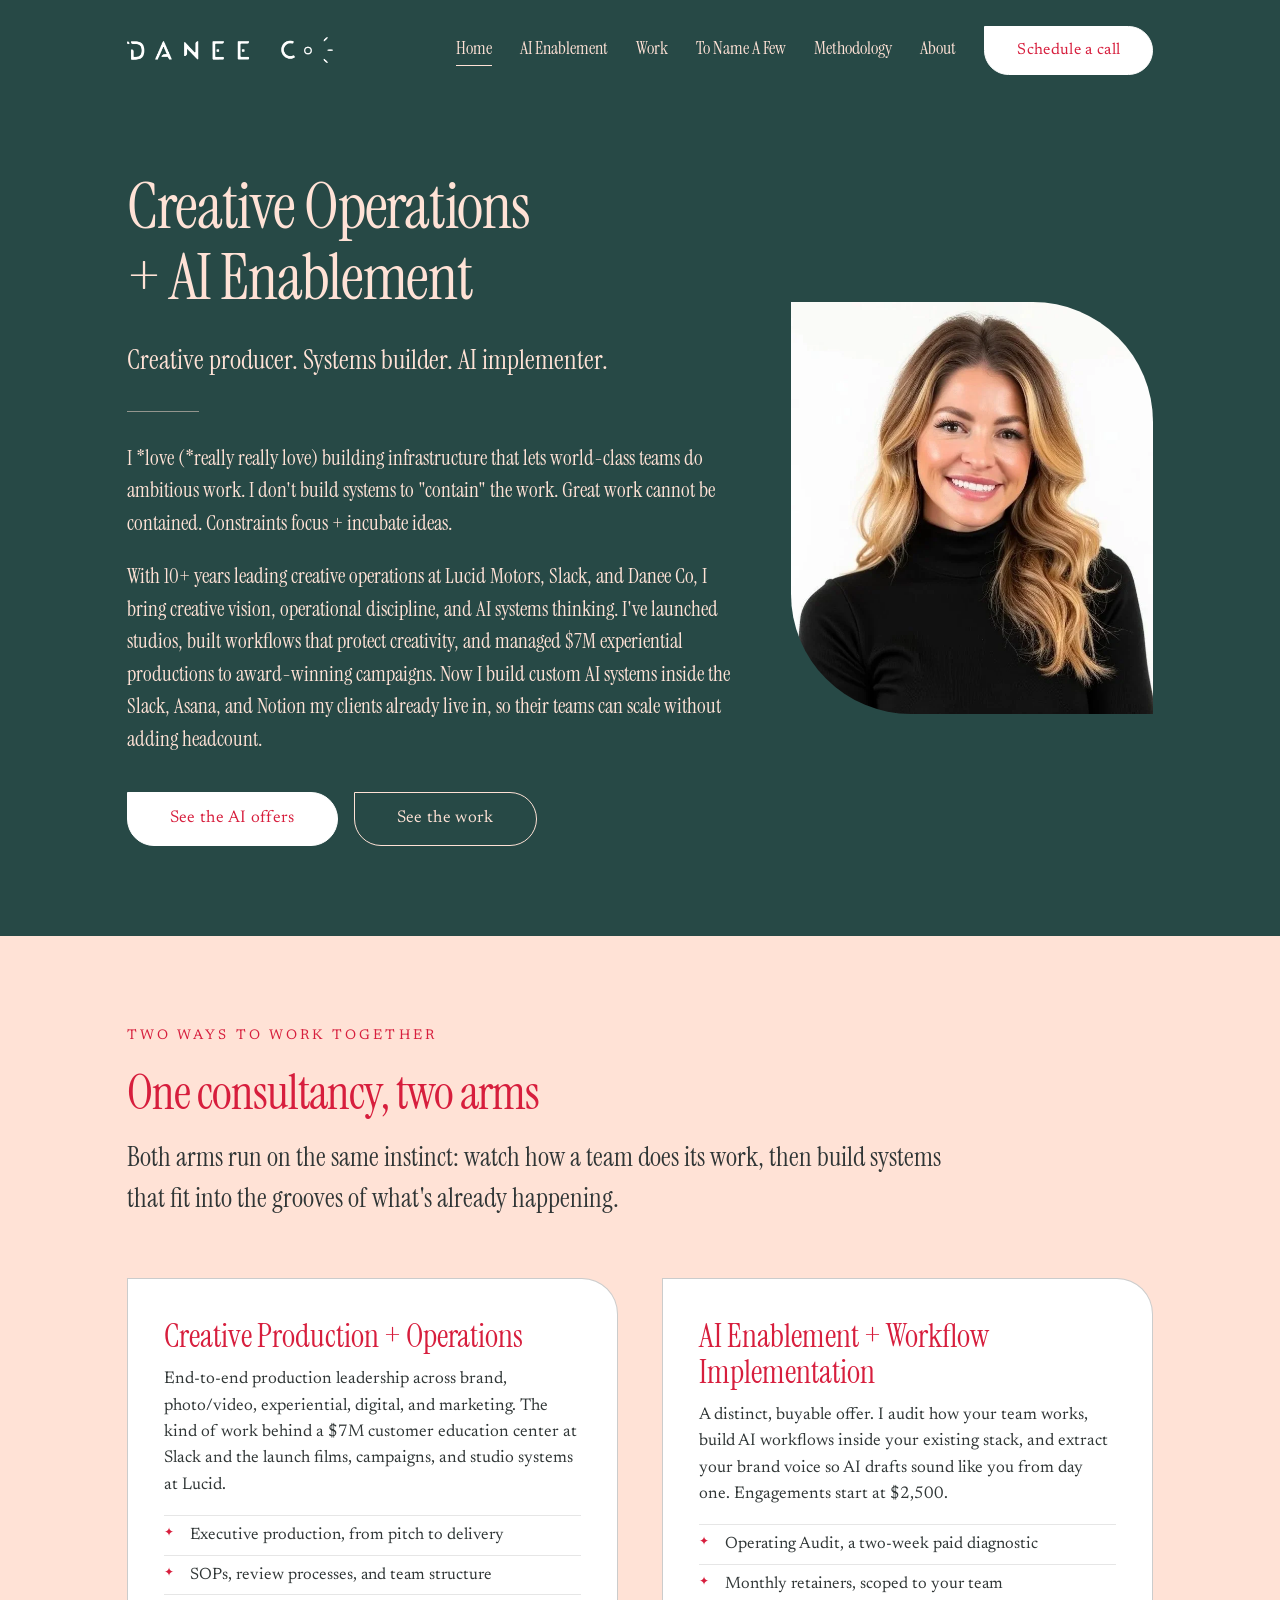
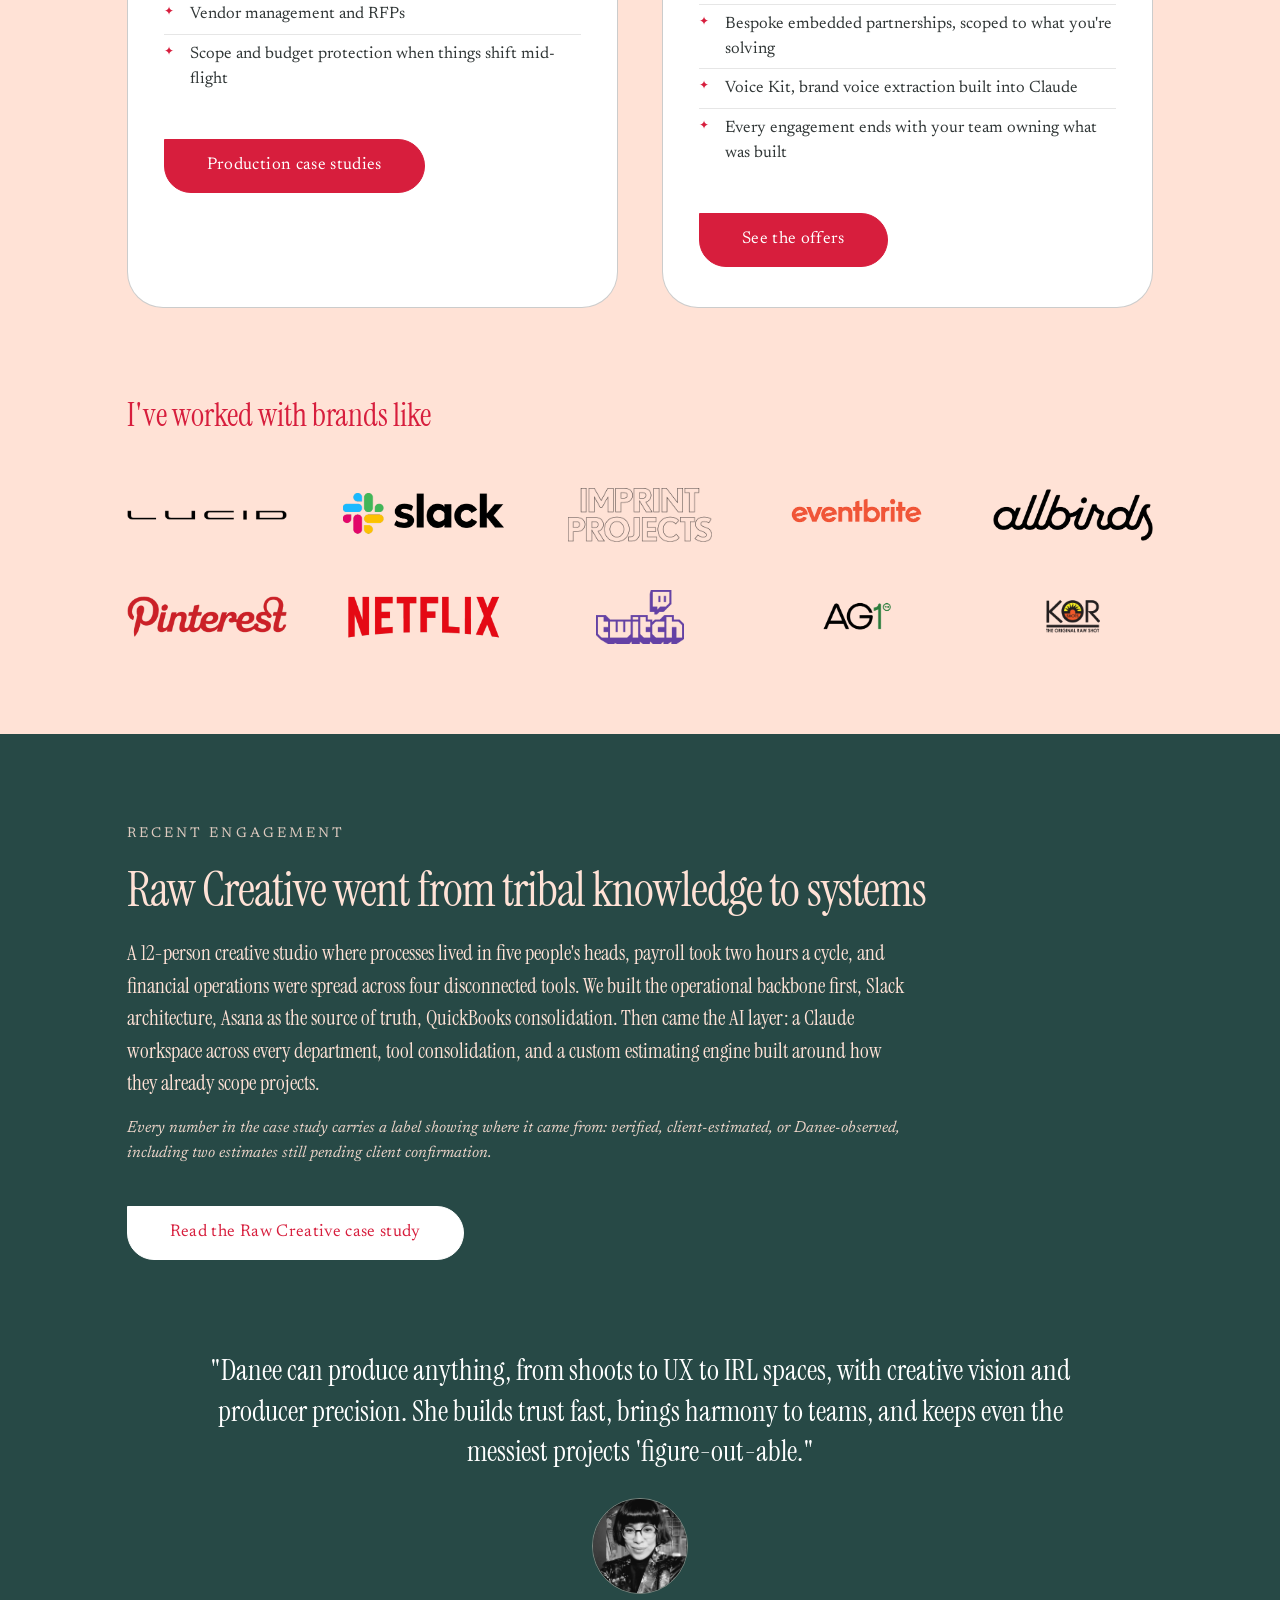
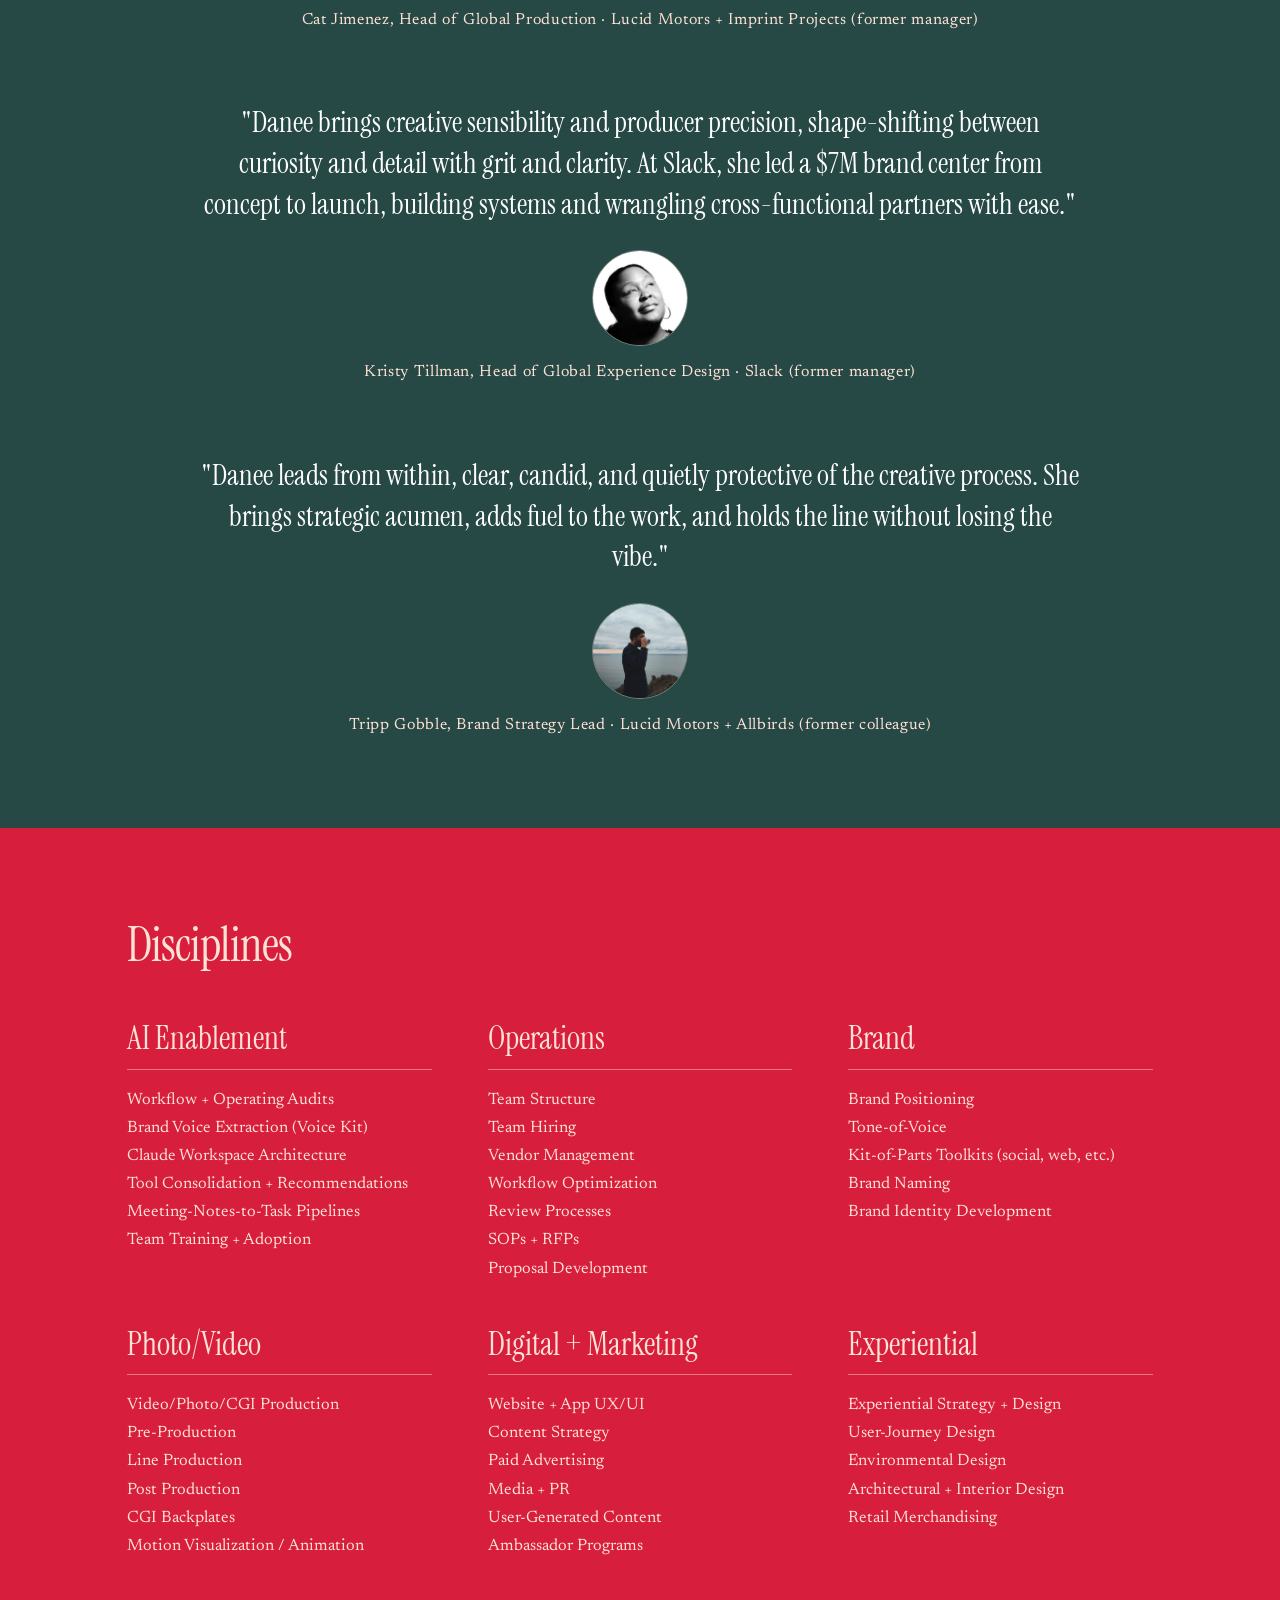
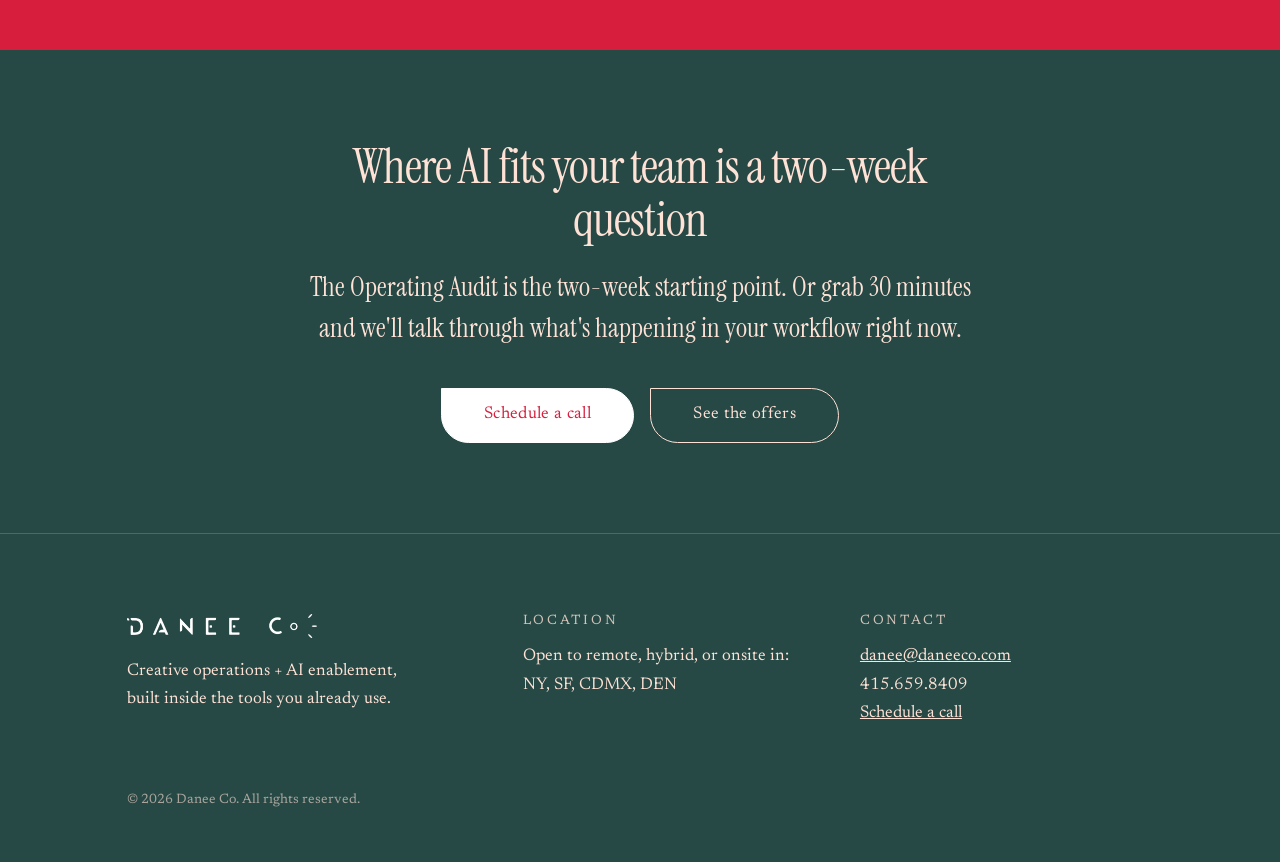
<file: index.html>
<!DOCTYPE html>
<html lang="en">
<head>
<meta charset="utf-8">
<meta name="viewport" content="width=device-width, initial-scale=1">
<title>Danee Co · Creative Operations + AI Enablement</title>
<meta name="description" content="Danee Co is a solo creative operations and AI enablement consultancy led by Executive Creative Producer Danee Chavez. Ten-plus years at Lucid Motors, Slack, Netflix, Allbirds, and Pinterest, now building AI infrastructure inside creative teams' real workflows.">
<link rel="preconnect" href="https://fonts.googleapis.com">
<link rel="preconnect" href="https://fonts.gstatic.com" crossorigin>
<link href="https://fonts.googleapis.com/css2?family=Instrument+Serif:ital@0;1&family=Newsreader:ital,opsz,wght@0,6..72,400;0,6..72,600;1,6..72,400&display=swap" rel="stylesheet">
<link rel="icon" href="data:image/svg+xml,%3Csvg xmlns='http://www.w3.org/2000/svg' viewBox='0 0 100 100'%3E%3Ctext y='80' font-size='80'%3E%E2%9C%A6%3C/text%3E%3C/svg%3E">
<link rel="stylesheet" href="css/styles.css?v=20260810d">
</head>
<body>

<header class="site">
  <div class="wrap">
    <a class="logo" href="index.html"><img src="assets/logo-white.webp" alt="Danee Co"></a>
    <nav class="main">
      <a href="index.html" class="active">Home</a>
      <a href="ai-enablement.html">AI Enablement</a>
      <a href="work.html">Work</a>
      <a href="to-name-a-few.html">To Name A Few</a>
      <a href="methodology.html">Methodology</a>
      <a href="about.html">About</a>
      <a class="btn" href="https://calendar.app.google/vu4WfipKh4AHsvBm7">Schedule a call</a>
    </nav>
  </div>
</header>

<section class="sec-green hero">
  <div class="wrap hero-grid">
    <div>
      <h1>Creative Operations<br>+ AI Enablement</h1>
      <p class="lede">Creative producer. Systems builder. AI implementer.</p>
      <div class="rule"></div>
      <p>I *love (*really really love) building infrastructure that lets world-class teams do ambitious work. I don't build systems to "contain" the work. Great work cannot be contained. Constraints focus + incubate ideas.</p>
      <p>With 10+ years leading creative operations at Lucid Motors, Slack, and Danee Co, I bring creative vision, operational discipline, and AI systems thinking. I've launched studios, built workflows that protect creativity, and managed $7M experiential productions to award-winning campaigns. Now I build custom AI systems inside the Slack, Asana, and Notion my clients already live in, so their teams can scale without adding headcount.</p>
      <div class="cta-row">
        <a class="btn" href="ai-enablement.html">See the AI offers</a>
        <a class="btn ghost" href="work.html">See the work</a>
      </div>
    </div>
    <div class="portrait">
      <img src="assets/danee-headshot.webp" alt="Danee Chavez">
    </div>
  </div>
</section>

<section class="sec-peach">
  <div class="wrap">
    <span class="eyebrow">Two ways to work together</span>
    <h2>One consultancy, two arms</h2>
    <p class="lede" style="max-width:820px; margin-top:18px; color:var(--ink);">Both arms run on the same instinct: watch how a team does its work, then build systems that fit into the grooves of what's already happening.</p>
    <div class="grid-2 mt-3">
      <div class="card">
        <h3>Creative Production + Operations</h3>
        <p style="font-family:var(--text); font-size:17px;">End-to-end production leadership across brand, photo/video, experiential, digital, and marketing. The kind of work behind a $7M customer education center at Slack and the launch films, campaigns, and studio systems at Lucid.</p>
        <ul>
          <li>Executive production, from pitch to delivery</li>
          <li>SOPs, review processes, and team structure</li>
          <li>Vendor management and RFPs</li>
          <li>Scope and budget protection when things shift mid-flight</li>
        </ul>
        <a class="btn on-light mt-2" href="work.html">Production case studies</a>
      </div>
      <div class="card">
        <h3>AI Enablement + Workflow Implementation</h3>
        <p style="font-family:var(--text); font-size:17px;">A distinct, buyable offer. I audit how your team works, build AI workflows inside your existing stack, and extract your brand voice so AI drafts sound like you from day one. Engagements start at $2,500.</p>
        <ul>
          <li>Operating Audit, a two-week paid diagnostic</li>
          <li>Monthly retainers, scoped to your team</li>
          <li>Bespoke embedded partnerships, scoped to what you're solving</li>
          <li>Voice Kit, brand voice extraction built into Claude</li>
          <li>Every engagement ends with your team owning what was built</li>
        </ul>
        <a class="btn on-light mt-2" href="ai-enablement.html">See the offers</a>
      </div>
    </div>
  </div>
</section>

<section class="sec-peach" style="padding-top:0;">
  <div class="wrap">
    <h3 style="color:var(--red);">I've worked with brands like</h3>
    <div class="logo-bar">
      <img src="assets/logo-lucid.webp" alt="Lucid Motors">
      <img src="assets/logo-slack.webp" alt="Slack">
      <img src="assets/logo-imprint.webp" alt="Imprint Projects">
      <img src="assets/logo-eventbrite.webp" alt="Eventbrite">
      <img src="assets/logo-allbirds.webp" alt="Allbirds">
      <img src="assets/logo-pinterest.webp" alt="Pinterest">
      <img src="assets/logo-netflix.webp" alt="Netflix">
      <img src="assets/logo-twitch.webp" alt="Twitch">
      <img src="assets/logo-ag1.webp" alt="AG1">
      <img src="assets/logo-kor.webp" alt="KOR Shots">
    </div>
  </div>
</section>

<section class="sec-green">
  <div class="wrap">
    <span class="eyebrow">Recent engagement</span>
    <h2>Raw Creative went from tribal knowledge to systems</h2>
    <div class="prose mt-1">
      <p>A 12-person creative studio where processes lived in five people's heads, payroll took two hours a cycle, and financial operations were spread across four disconnected tools. We built the operational backbone first, Slack architecture, Asana as the source of truth, QuickBooks consolidation. Then came the AI layer: a Claude workspace across every department, tool consolidation, and a custom estimating engine built around how they already scope projects.</p>
      <p class="body-note">Every number in the case study carries a label showing where it came from: verified, client-estimated, or Danee-observed, including two estimates still pending client confirmation.</p>
    </div>
    <a class="btn mt-2" href="case-study-raw-creative.html">Read the Raw Creative case study</a>
  </div>
</section>

<section class="sec-green" style="padding-top:0;">
  <div class="wrap">
    <div class="quote">
      <blockquote>"Danee can produce anything, from shoots to UX to IRL spaces, with creative vision and producer precision. She builds trust fast, brings harmony to teams, and keeps even the messiest projects 'figure-out-able."</blockquote>
      <img class="avatar" src="assets/testimonials/cat-jimenez.jpg" width="400" height="400" loading="lazy" alt="Cat Jimenez">
      <cite>Cat Jimenez, Head of Global Production · Lucid Motors + Imprint Projects (former manager)</cite>
    </div>
    <div class="quote">
      <blockquote>"Danee brings creative sensibility and producer precision, shape-shifting between curiosity and detail with grit and clarity. At Slack, she led a $7M brand center from concept to launch, building systems and wrangling cross-functional partners with ease."</blockquote>
      <img class="avatar" src="assets/testimonials/kristy-tillman.jpg" width="400" height="400" loading="lazy" alt="Kristy Tillman">
      <cite>Kristy Tillman, Head of Global Experience Design · Slack (former manager)</cite>
    </div>
    <div class="quote">
      <blockquote>"Danee leads from within, clear, candid, and quietly protective of the creative process. She brings strategic acumen, adds fuel to the work, and holds the line without losing the vibe."</blockquote>
      <img class="avatar" src="assets/testimonials/tripp-gobble.jpg" width="400" height="400" loading="lazy" alt="Tripp Gobble">
      <cite>Tripp Gobble, Brand Strategy Lead · Lucid Motors + Allbirds (former colleague)</cite>
    </div>
  </div>
</section>

<section class="sec-red">
  <div class="wrap">
    <h2>Disciplines</h2>
    <div class="disc-grid">
      <div class="disc">
        <h3>AI Enablement</h3>
        <ul>
          <li>Workflow + Operating Audits</li>
          <li>Brand Voice Extraction (Voice Kit)</li>
          <li>Claude Workspace Architecture</li>
          <li>Tool Consolidation + Recommendations</li>
          <li>Meeting-Notes-to-Task Pipelines</li>
          <li>Team Training + Adoption</li>
        </ul>
      </div>
      <div class="disc">
        <h3>Operations</h3>
        <ul>
          <li>Team Structure</li>
          <li>Team Hiring</li>
          <li>Vendor Management</li>
          <li>Workflow Optimization</li>
          <li>Review Processes</li>
          <li>SOPs + RFPs</li>
          <li>Proposal Development</li>
        </ul>
      </div>
      <div class="disc">
        <h3>Brand</h3>
        <ul>
          <li>Brand Positioning</li>
          <li>Tone-of-Voice</li>
          <li>Kit-of-Parts Toolkits (social, web, etc.)</li>
          <li>Brand Naming</li>
          <li>Brand Identity Development</li>
        </ul>
      </div>
      <div class="disc">
        <h3>Photo/Video</h3>
        <ul>
          <li>Video/Photo/CGI Production</li>
          <li>Pre-Production</li>
          <li>Line Production</li>
          <li>Post Production</li>
          <li>CGI Backplates</li>
          <li>Motion Visualization / Animation</li>
        </ul>
      </div>
      <div class="disc">
        <h3>Digital + Marketing</h3>
        <ul>
          <li>Website + App UX/UI</li>
          <li>Content Strategy</li>
          <li>Paid Advertising</li>
          <li>Media + PR</li>
          <li>User-Generated Content</li>
          <li>Ambassador Programs</li>
        </ul>
      </div>
      <div class="disc">
        <h3>Experiential</h3>
        <ul>
          <li>Experiential Strategy + Design</li>
          <li>User-Journey Design</li>
          <li>Environmental Design</li>
          <li>Architectural + Interior Design</li>
          <li>Retail Merchandising</li>
        </ul>
      </div>
    </div>
  </div>
</section>

<section class="sec-green center">
  <div class="wrap narrow-center">
    <h2>Where AI fits your team is a two-week question</h2>
    <p class="lede mt-1">The Operating Audit is the two-week starting point. Or grab 30 minutes and we'll talk through what's happening in your workflow right now.</p>
    <div class="cta-row mt-2" style="justify-content:center; display:flex; gap:16px; flex-wrap:wrap;">
      <a class="btn" href="https://calendar.app.google/vu4WfipKh4AHsvBm7">Schedule a call</a>
      <a class="btn ghost" href="ai-enablement.html">See the offers</a>
    </div>
  </div>
</section>

<footer class="site">
  <div class="wrap">
    <div class="cols">
      <div>
        <a class="logo" href="index.html"><img src="assets/logo-white.webp" alt="Danee Co"></a>
        <p>Creative operations + AI enablement,<br>built inside the tools you already use.</p>
      </div>
      <div>
        <h4>Location</h4>
        <p>Open to remote, hybrid, or onsite in:<br>NY, SF, CDMX, DEN</p>
      </div>
      <div>
        <h4>Contact</h4>
        <p><a href="mailto:danee@daneeco.com">danee@daneeco.com</a><br>415.659.8409<br><a href="https://calendar.app.google/vu4WfipKh4AHsvBm7">Schedule a call</a></p>
      </div>
    </div>
    <p class="tiny">© 2026 Danee Co. All rights reserved.</p>
  </div>
</footer>

</body>
</html>
</file>
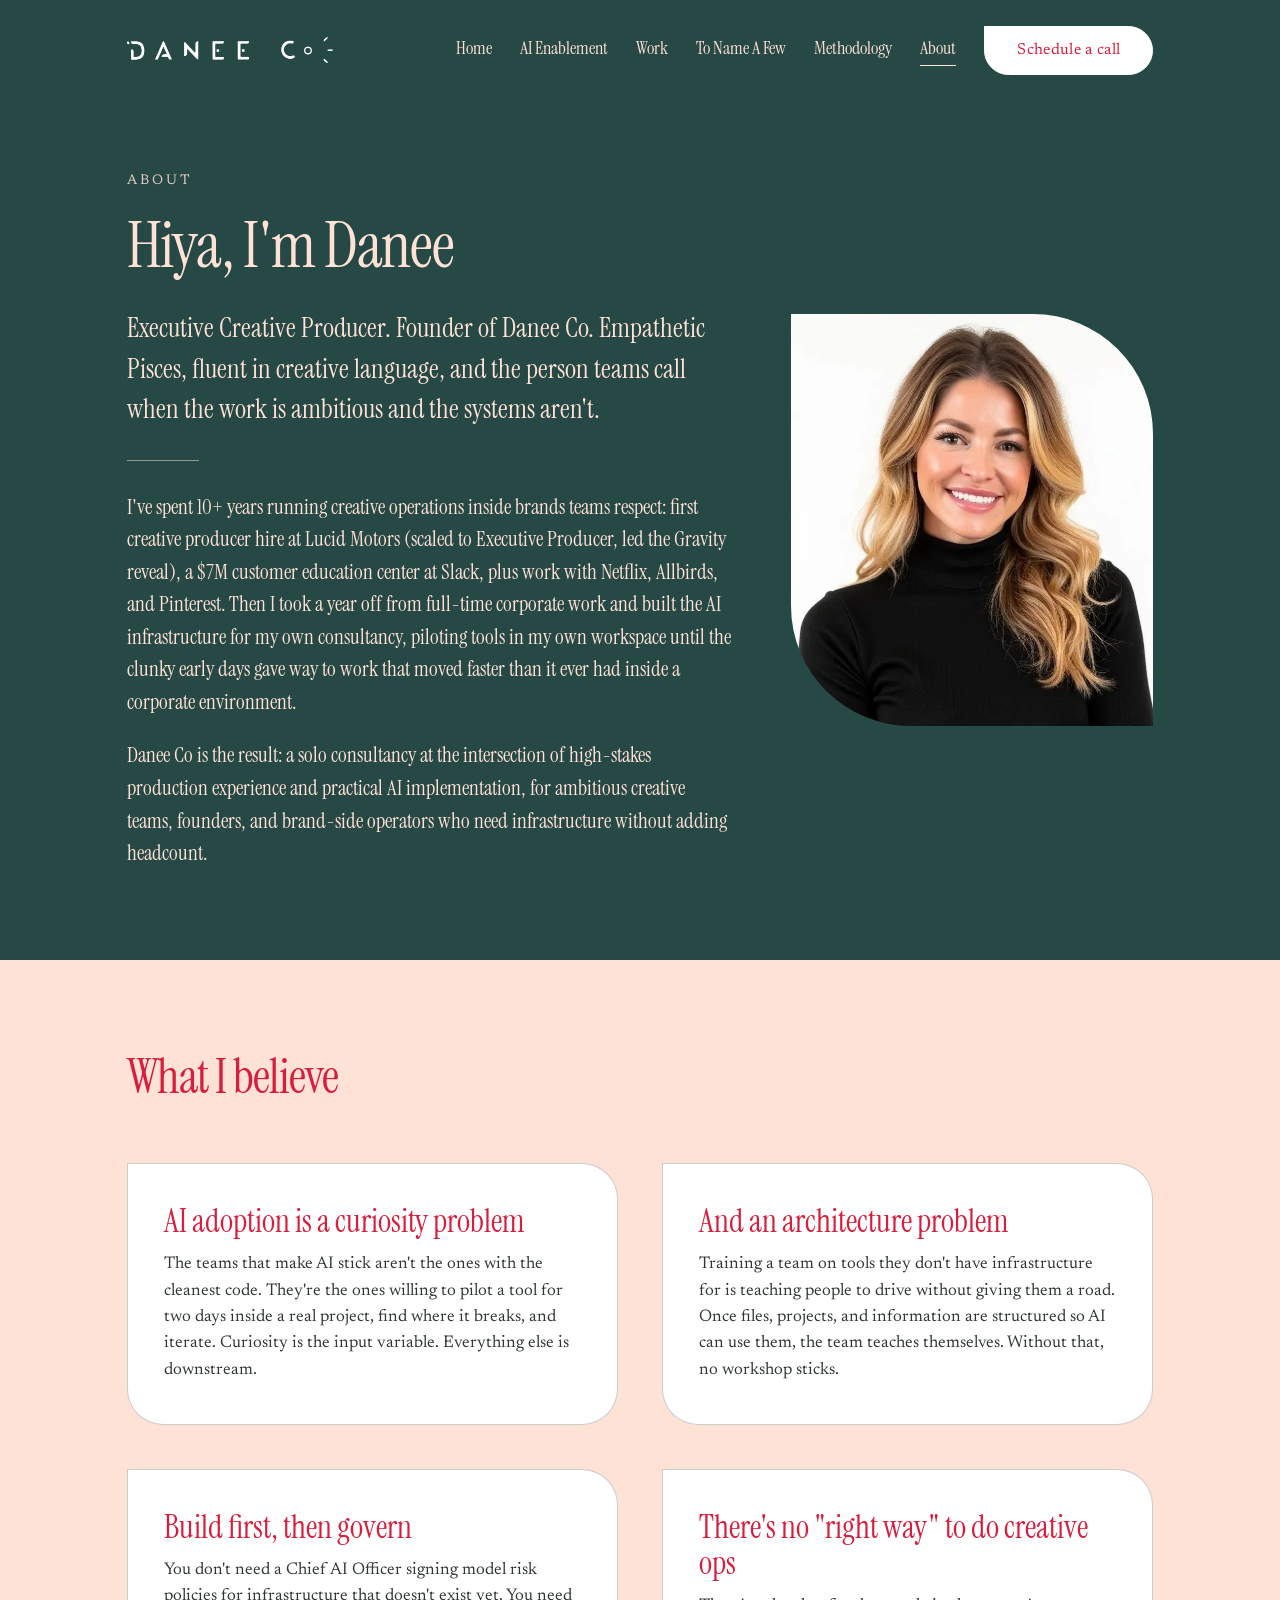
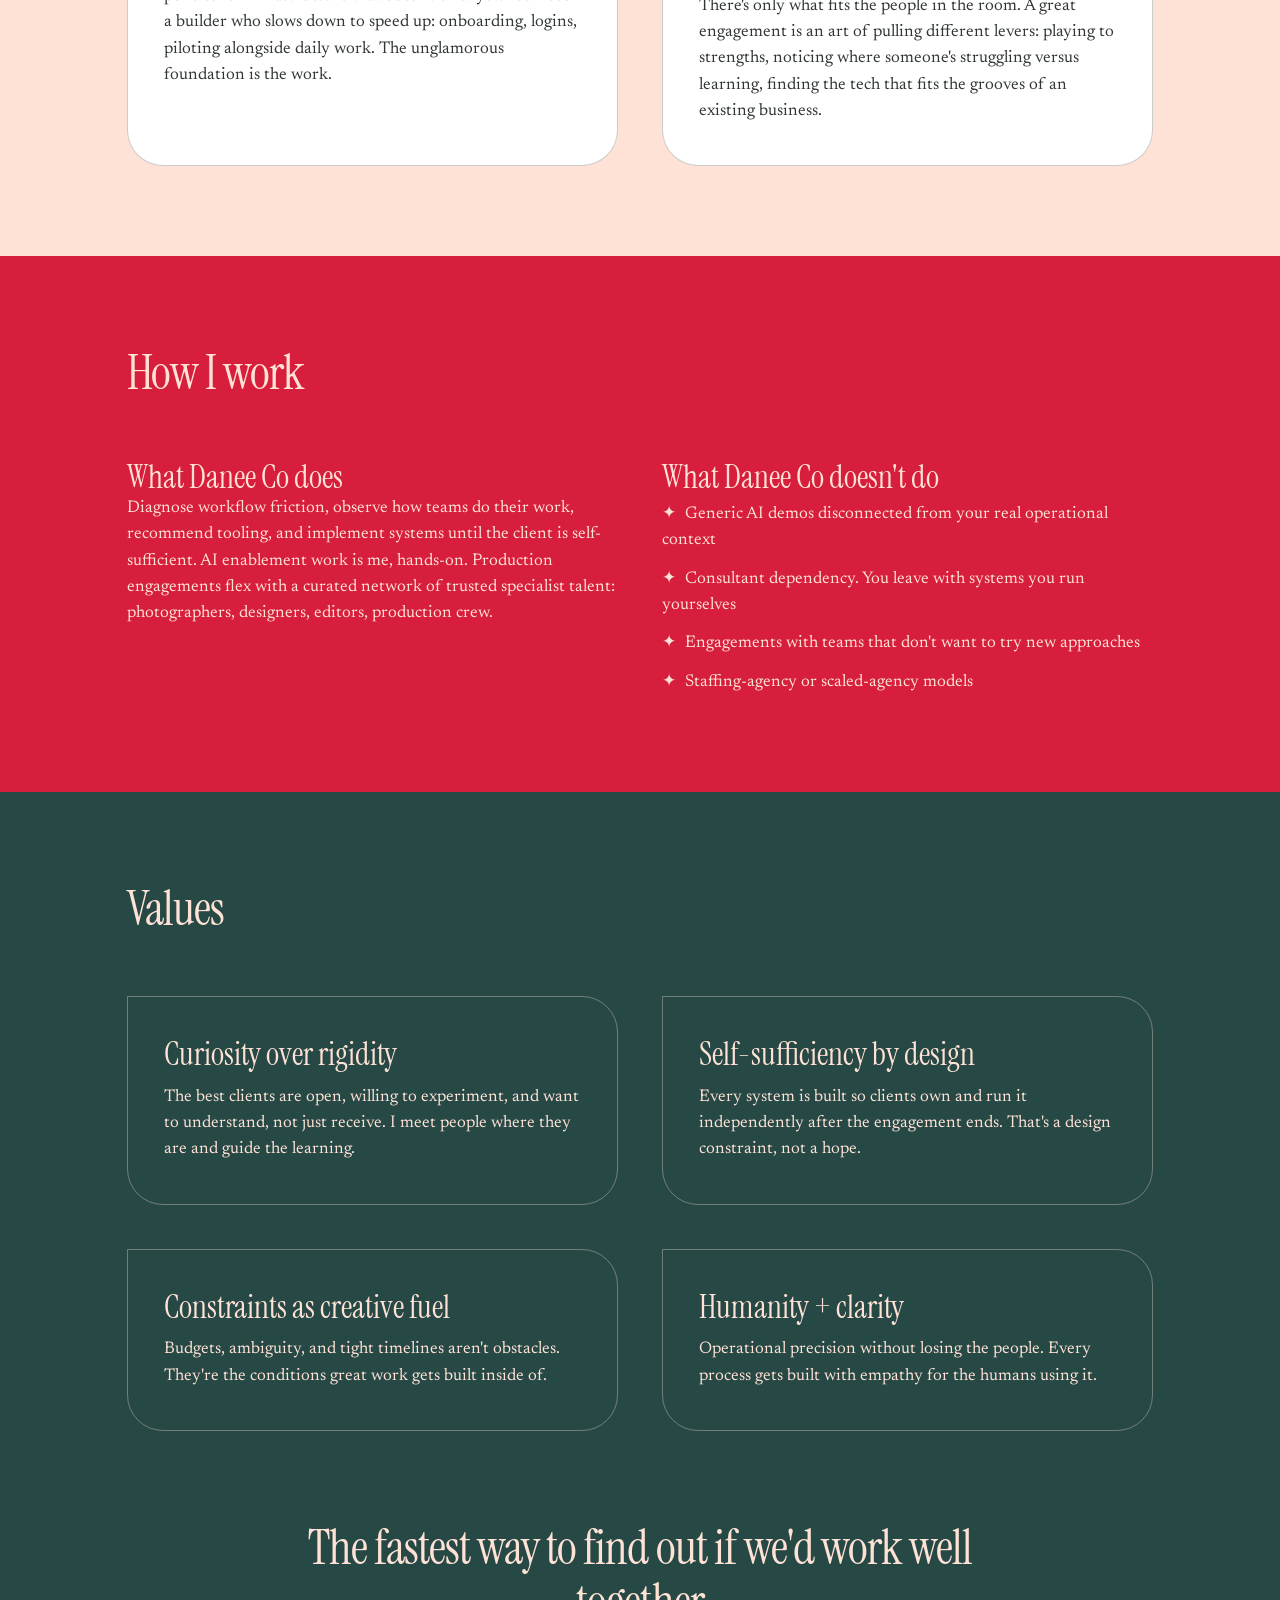
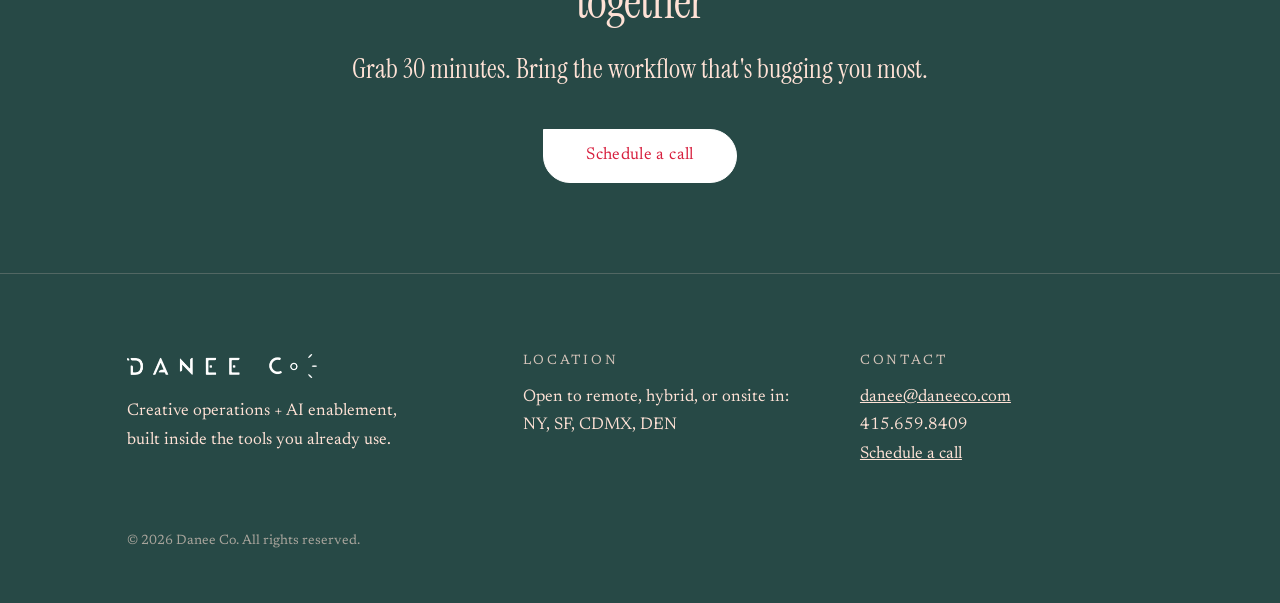
<file: about.html>
<!DOCTYPE html>
<html lang="en">
<head>
<meta charset="utf-8">
<meta name="viewport" content="width=device-width, initial-scale=1">
<title>About · Danee Co</title>
<meta name="description" content="Danee Co is led by Executive Creative Producer Danee Chavez: 10+ years of creative operations at Lucid Motors, Slack, Netflix, Allbirds, and Pinterest, now building AI infrastructure for creative teams.">
<link rel="preconnect" href="https://fonts.googleapis.com">
<link rel="preconnect" href="https://fonts.gstatic.com" crossorigin>
<link href="https://fonts.googleapis.com/css2?family=Instrument+Serif:ital@0;1&family=Newsreader:ital,opsz,wght@0,6..72,400;0,6..72,600;1,6..72,400&display=swap" rel="stylesheet">
<link rel="icon" href="data:image/svg+xml,%3Csvg xmlns='http://www.w3.org/2000/svg' viewBox='0 0 100 100'%3E%3Ctext y='80' font-size='80'%3E%E2%9C%A6%3C/text%3E%3C/svg%3E">
<link rel="stylesheet" href="css/styles.css?v=20260810d">
</head>
<body>

<header class="site">
  <div class="wrap">
    <a class="logo" href="index.html"><img src="assets/logo-white.webp" alt="Danee Co"></a>
    <nav class="main">
      <a href="index.html">Home</a>
      <a href="ai-enablement.html">AI Enablement</a>
      <a href="work.html">Work</a>
      <a href="to-name-a-few.html">To Name A Few</a>
      <a href="methodology.html">Methodology</a>
      <a href="about.html" class="active">About</a>
      <a class="btn" href="https://calendar.app.google/vu4WfipKh4AHsvBm7">Schedule a call</a>
    </nav>
  </div>
</header>

<section class="sec-green hero">
  <div class="wrap hero-grid">
    <div>
      <span class="eyebrow">About</span>
      <h1>Hiya, I'm Danee</h1>
      <p class="lede mt-1">Executive Creative Producer. Founder of Danee Co. Empathetic Pisces, fluent in creative language, and the person teams call when the work is ambitious and the systems aren't.</p>
      <div class="rule"></div>
      <p>I've spent 10+ years running creative operations inside brands teams respect: first creative producer hire at Lucid Motors (scaled to Executive Producer, led the Gravity reveal), a $7M customer education center at Slack, plus work with Netflix, Allbirds, and Pinterest. Then I took a year off from full-time corporate work and built the AI infrastructure for my own consultancy, piloting tools in my own workspace until the clunky early days gave way to work that moved faster than it ever had inside a corporate environment.</p>
      <p>Danee Co is the result: a solo consultancy at the intersection of high-stakes production experience and practical AI implementation, for ambitious creative teams, founders, and brand-side operators who need infrastructure without adding headcount.</p>
    </div>
    <div class="portrait">
      <img src="assets/danee-headshot.webp" alt="Danee Chavez">
    </div>
  </div>
</section>

<section class="sec-peach">
  <div class="wrap">
    <h2>What I believe</h2>
    <div class="grid-2 mt-3">
      <div class="card">
        <h3>AI adoption is a curiosity problem</h3>
        <p style="font-family:var(--text); font-size:17px;">The teams that make AI stick aren't the ones with the cleanest code. They're the ones willing to pilot a tool for two days inside a real project, find where it breaks, and iterate. Curiosity is the input variable. Everything else is downstream.</p>
      </div>
      <div class="card">
        <h3>And an architecture problem</h3>
        <p style="font-family:var(--text); font-size:17px;">Training a team on tools they don't have infrastructure for is teaching people to drive without giving them a road. Once files, projects, and information are structured so AI can use them, the team teaches themselves. Without that, no workshop sticks.</p>
      </div>
      <div class="card">
        <h3>Build first, then govern</h3>
        <p style="font-family:var(--text); font-size:17px;">You don't need a Chief AI Officer signing model risk policies for infrastructure that doesn't exist yet. You need a builder who slows down to speed up: onboarding, logins, piloting alongside daily work. The unglamorous foundation is the work.</p>
      </div>
      <div class="card">
        <h3>There's no "right way" to do creative ops</h3>
        <p style="font-family:var(--text); font-size:17px;">There's only what fits the people in the room. A great engagement is an art of pulling different levers: playing to strengths, noticing where someone's struggling versus learning, finding the tech that fits the grooves of an existing business.</p>
      </div>
    </div>
  </div>
</section>

<section class="sec-red">
  <div class="wrap">
    <h2>How I work</h2>
    <div class="grid-2 mt-3">
      <div>
        <h3>What Danee Co does</h3>
        <p style="font-family:var(--text); font-size:17px;">Diagnose workflow friction, observe how teams do their work, recommend tooling, and implement systems until the client is self-sufficient. AI enablement work is me, hands-on. Production engagements flex with a curated network of trusted specialist talent: photographers, designers, editors, production crew.</p>
      </div>
      <div>
        <h3>What Danee Co doesn't do</h3>
        <ul style="list-style:none;">
          <li style="font-family:var(--text); font-size:17px; padding:6px 0;">✦&ensp;Generic AI demos disconnected from your real operational context</li>
          <li style="font-family:var(--text); font-size:17px; padding:6px 0;">✦&ensp;Consultant dependency. You leave with systems you run yourselves</li>
          <li style="font-family:var(--text); font-size:17px; padding:6px 0;">✦&ensp;Engagements with teams that don't want to try new approaches</li>
          <li style="font-family:var(--text); font-size:17px; padding:6px 0;">✦&ensp;Staffing-agency or scaled-agency models</li>
        </ul>
      </div>
    </div>
  </div>
</section>

<section class="sec-green">
  <div class="wrap">
    <h2>Values</h2>
    <div class="grid-2 mt-3">
      <div class="card">
        <h3>Curiosity over rigidity</h3>
        <p style="font-family:var(--text); font-size:17px;">The best clients are open, willing to experiment, and want to understand, not just receive. I meet people where they are and guide the learning.</p>
      </div>
      <div class="card">
        <h3>Self-sufficiency by design</h3>
        <p style="font-family:var(--text); font-size:17px;">Every system is built so clients own and run it independently after the engagement ends. That's a design constraint, not a hope.</p>
      </div>
      <div class="card">
        <h3>Constraints as creative fuel</h3>
        <p style="font-family:var(--text); font-size:17px;">Budgets, ambiguity, and tight timelines aren't obstacles. They're the conditions great work gets built inside of.</p>
      </div>
      <div class="card">
        <h3>Humanity + clarity</h3>
        <p style="font-family:var(--text); font-size:17px;">Operational precision without losing the people. Every process gets built with empathy for the humans using it.</p>
      </div>
    </div>
  </div>
</section>

<section class="sec-green center" style="padding-top:0;">
  <div class="wrap narrow-center">
    <h2>The fastest way to find out if we'd work well together</h2>
    <p class="lede mt-1">Grab 30 minutes. Bring the workflow that's bugging you most.</p>
    <a class="btn mt-2" href="https://calendar.app.google/vu4WfipKh4AHsvBm7">Schedule a call</a>
  </div>
</section>

<footer class="site">
  <div class="wrap">
    <div class="cols">
      <div>
        <a class="logo" href="index.html"><img src="assets/logo-white.webp" alt="Danee Co"></a>
        <p>Creative operations + AI enablement,<br>built inside the tools you already use.</p>
      </div>
      <div>
        <h4>Location</h4>
        <p>Open to remote, hybrid, or onsite in:<br>NY, SF, CDMX, DEN</p>
      </div>
      <div>
        <h4>Contact</h4>
        <p><a href="mailto:danee@daneeco.com">danee@daneeco.com</a><br>415.659.8409<br><a href="https://calendar.app.google/vu4WfipKh4AHsvBm7">Schedule a call</a></p>
      </div>
    </div>
    <p class="tiny">© 2026 Danee Co. All rights reserved.</p>
  </div>
</footer>

</body>
</html>
</file>
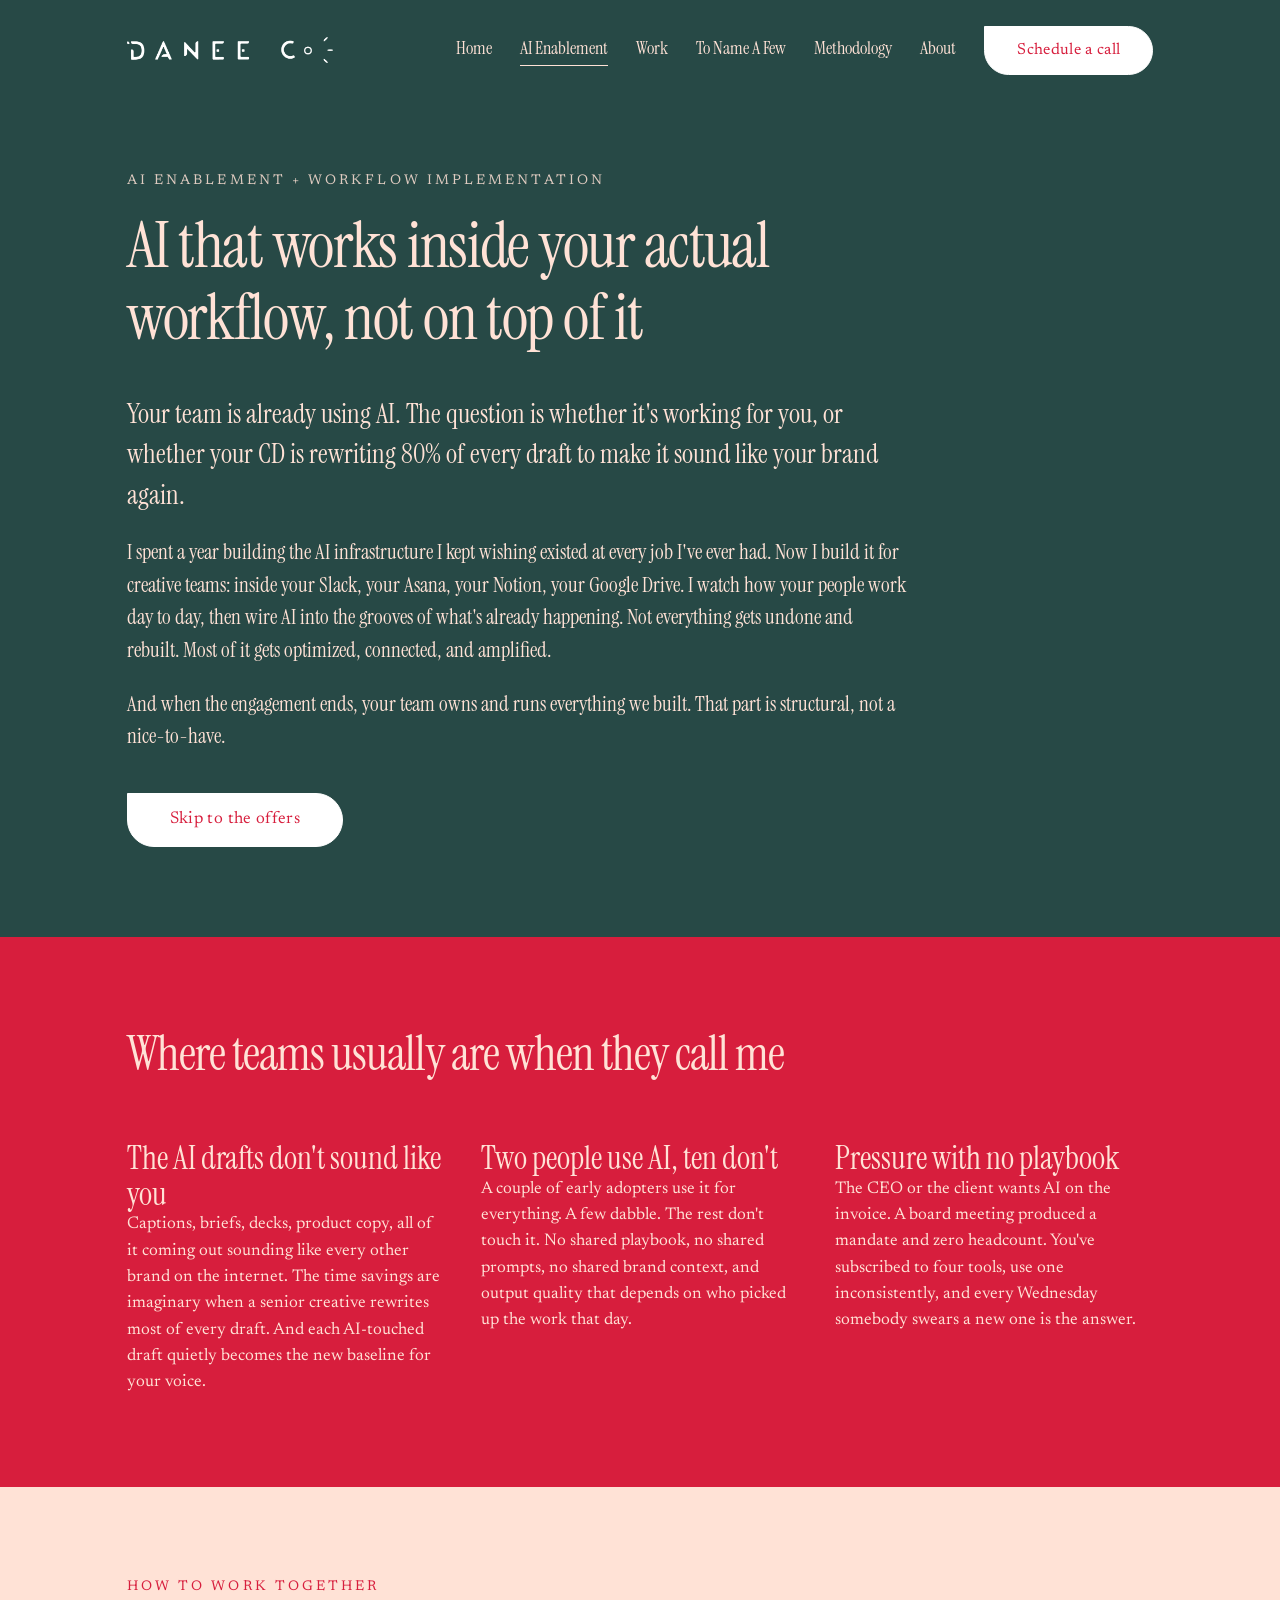
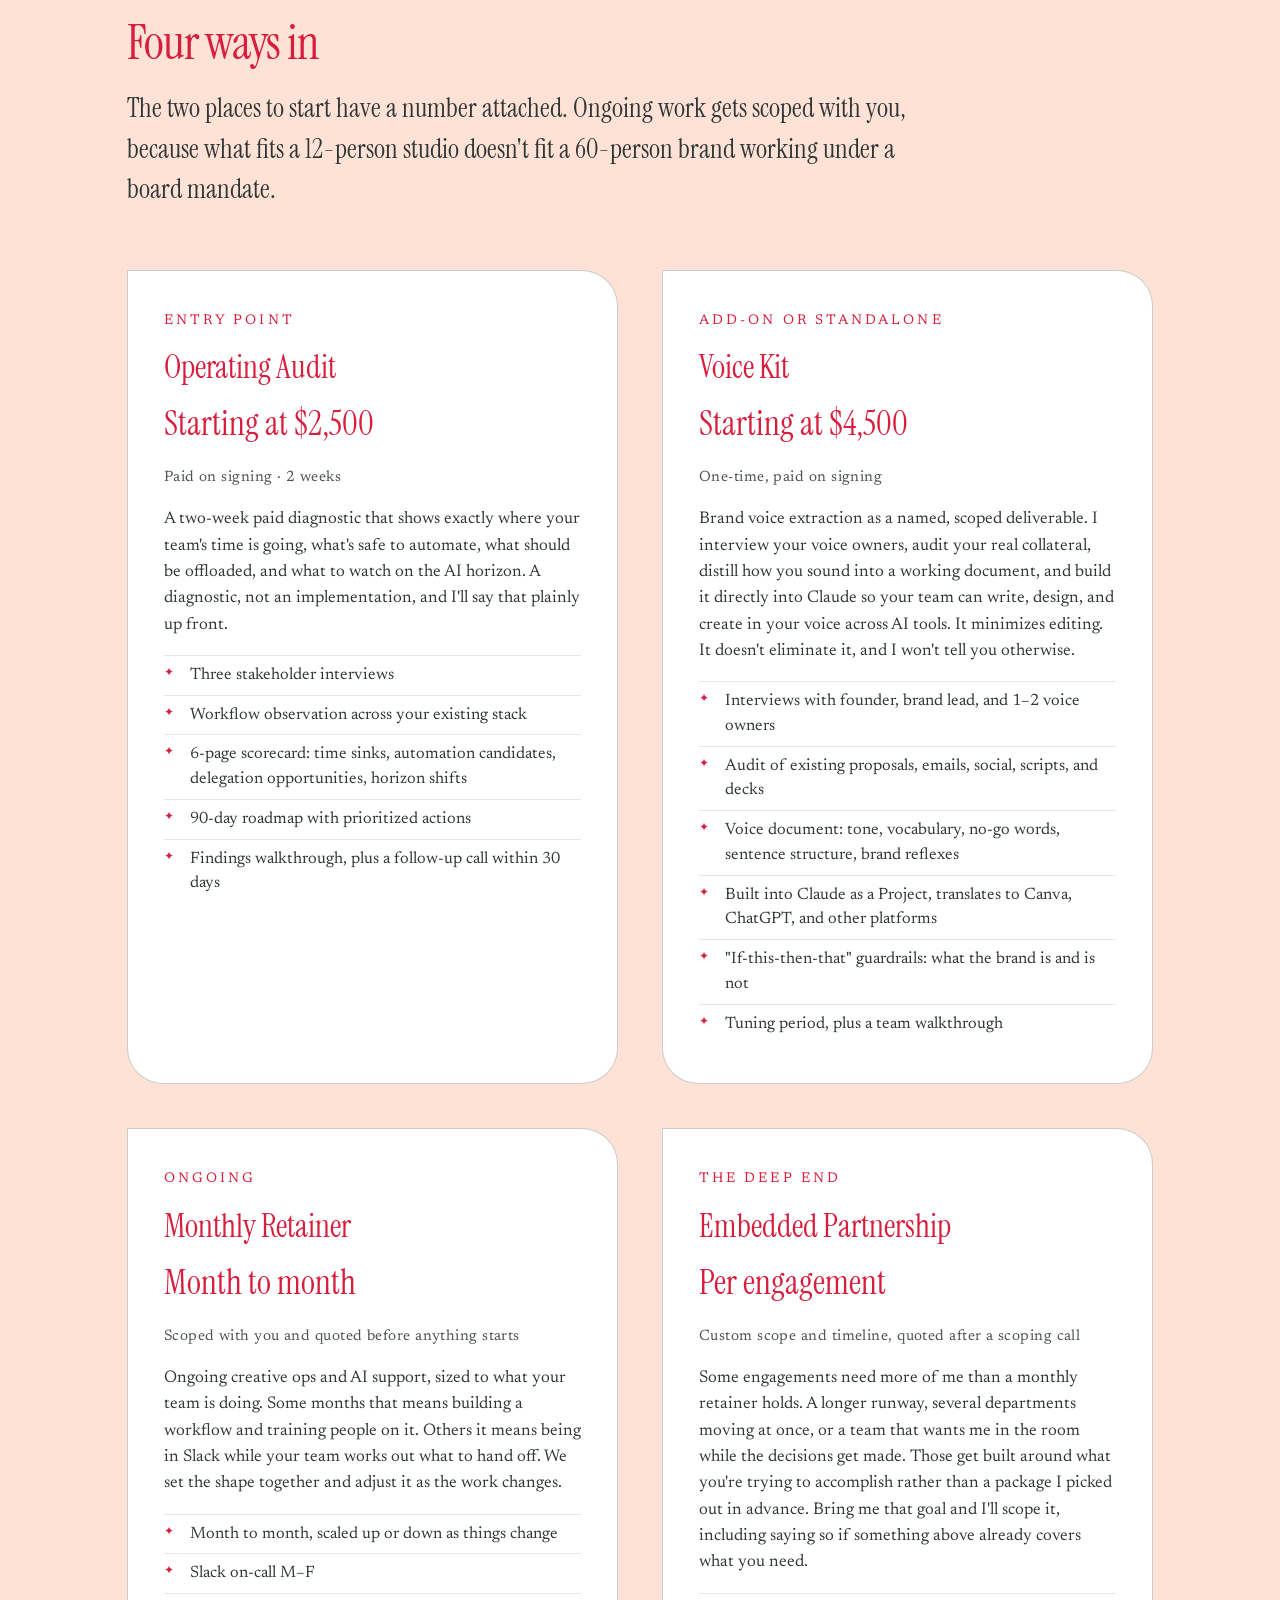
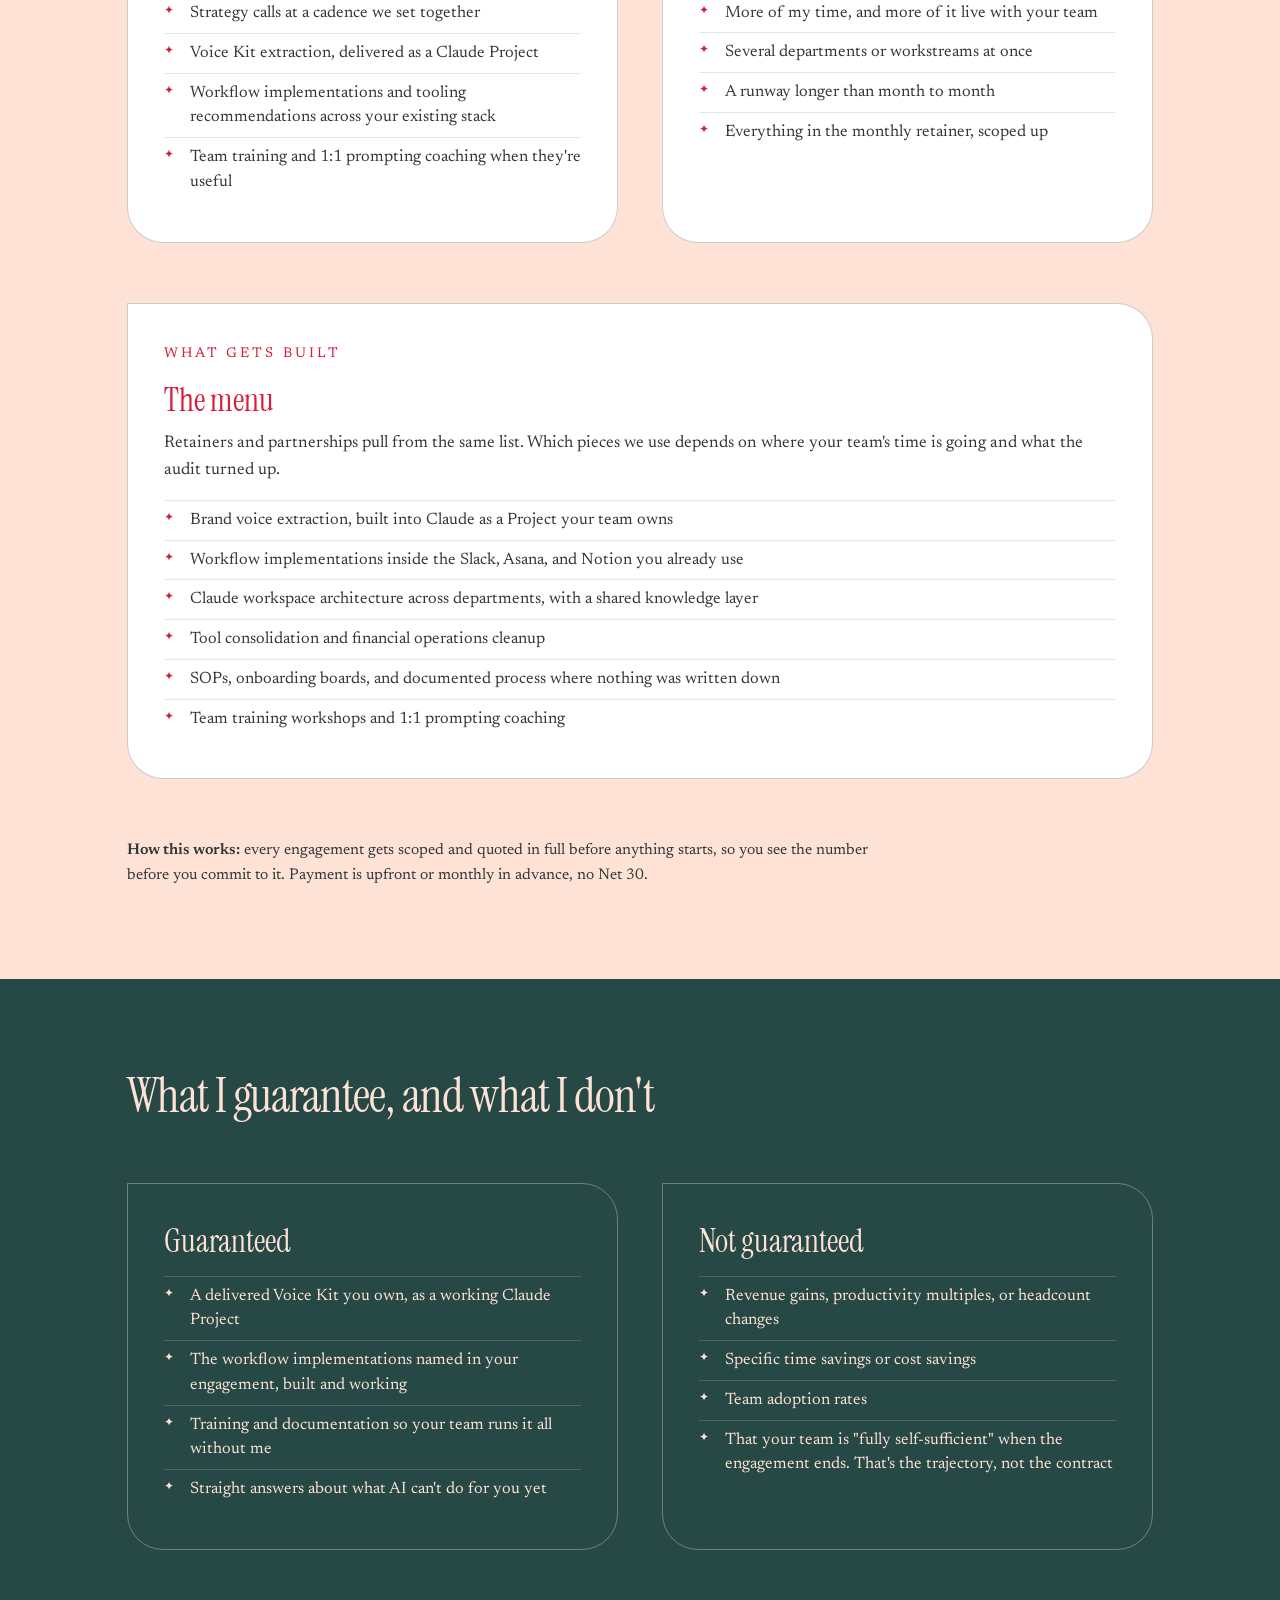
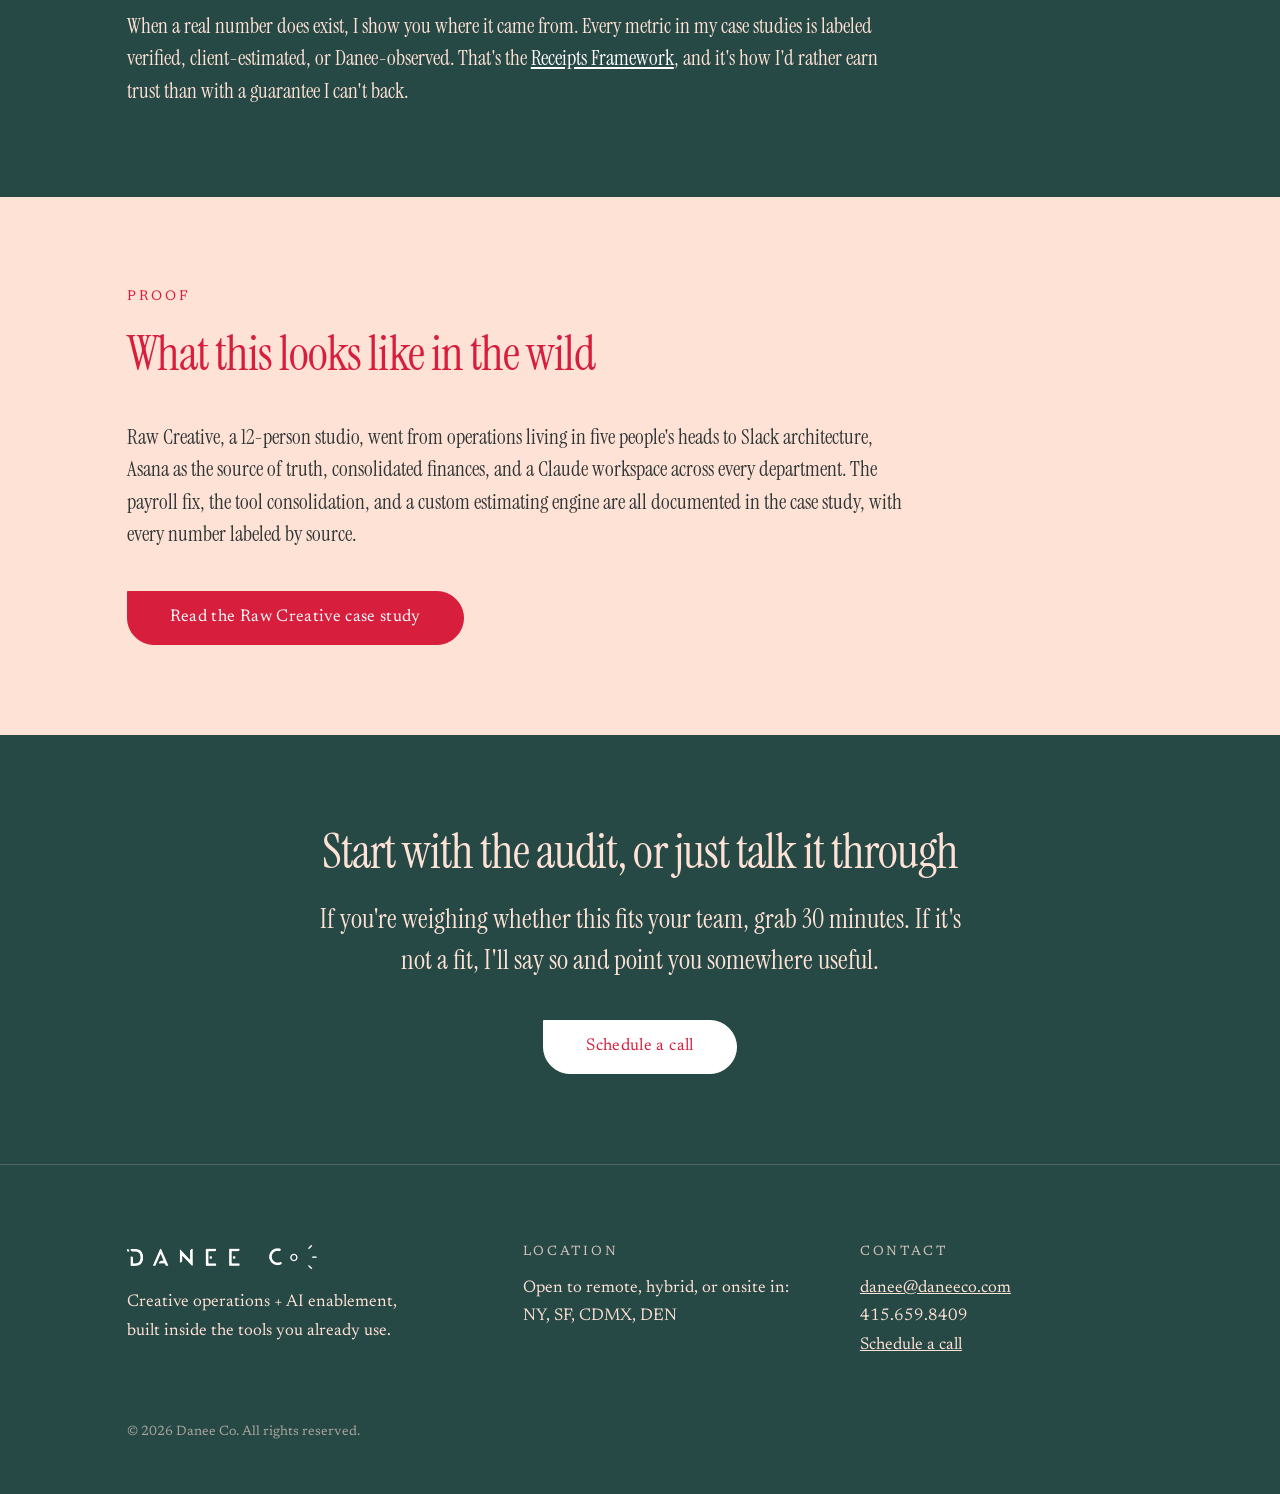
<file: ai-enablement.html>
<!DOCTYPE html>
<html lang="en">
<head>
<meta charset="utf-8">
<meta name="viewport" content="width=device-width, initial-scale=1">
<title>AI Enablement · Danee Co</title>
<meta name="description" content="Danee Co's AI enablement offers for creative teams: the Operating Audit, the Voice Kit, monthly retainers, and embedded partnerships. Real deliverables, built inside your existing stack.">
<link rel="preconnect" href="https://fonts.googleapis.com">
<link rel="preconnect" href="https://fonts.gstatic.com" crossorigin>
<link href="https://fonts.googleapis.com/css2?family=Instrument+Serif:ital@0;1&family=Newsreader:ital,opsz,wght@0,6..72,400;0,6..72,600;1,6..72,400&display=swap" rel="stylesheet">
<link rel="icon" href="data:image/svg+xml,%3Csvg xmlns='http://www.w3.org/2000/svg' viewBox='0 0 100 100'%3E%3Ctext y='80' font-size='80'%3E%E2%9C%A6%3C/text%3E%3C/svg%3E">
<link rel="stylesheet" href="css/styles.css?v=20260810d">
</head>
<body>

<header class="site">
  <div class="wrap">
    <a class="logo" href="index.html"><img src="assets/logo-white.webp" alt="Danee Co"></a>
    <nav class="main">
      <a href="index.html">Home</a>
      <a href="ai-enablement.html" class="active">AI Enablement</a>
      <a href="work.html">Work</a>
      <a href="to-name-a-few.html">To Name A Few</a>
      <a href="methodology.html">Methodology</a>
      <a href="about.html">About</a>
      <a class="btn" href="https://calendar.app.google/vu4WfipKh4AHsvBm7">Schedule a call</a>
    </nav>
  </div>
</header>

<section class="sec-green hero">
  <div class="wrap">
    <span class="eyebrow">AI Enablement + Workflow Implementation</span>
    <h1 class="narrow">AI that works inside your actual workflow, not on top of it</h1>
    <div class="prose mt-2">
      <p class="lede">Your team is already using AI. The question is whether it's working for you, or whether your CD is rewriting 80% of every draft to make it sound like your brand again.</p>
      <p>I spent a year building the AI infrastructure I kept wishing existed at every job I've ever had. Now I build it for creative teams: inside your Slack, your Asana, your Notion, your Google Drive. I watch how your people work day to day, then wire AI into the grooves of what's already happening. Not everything gets undone and rebuilt. Most of it gets optimized, connected, and amplified.</p>
      <p>And when the engagement ends, your team owns and runs everything we built. That part is structural, not a nice-to-have.</p>
    </div>
    <a class="btn mt-2" href="#ladder">Skip to the offers</a>
  </div>
</section>

<section class="sec-red">
  <div class="wrap">
    <h2 class="narrow">Where teams usually are when they call me</h2>
    <div class="grid-3 mt-3">
      <div>
        <h3>The AI drafts don't sound like you</h3>
        <p style="font-family:var(--text); font-size:17px;">Captions, briefs, decks, product copy, all of it coming out sounding like every other brand on the internet. The time savings are imaginary when a senior creative rewrites most of every draft. And each AI-touched draft quietly becomes the new baseline for your voice.</p>
      </div>
      <div>
        <h3>Two people use AI, ten don't</h3>
        <p style="font-family:var(--text); font-size:17px;">A couple of early adopters use it for everything. A few dabble. The rest don't touch it. No shared playbook, no shared prompts, no shared brand context, and output quality that depends on who picked up the work that day.</p>
      </div>
      <div>
        <h3>Pressure with no playbook</h3>
        <p style="font-family:var(--text); font-size:17px;">The CEO or the client wants AI on the invoice. A board meeting produced a mandate and zero headcount. You've subscribed to four tools, use one inconsistently, and every Wednesday somebody swears a new one is the answer.</p>
      </div>
    </div>
  </div>
</section>

<section class="sec-peach" id="ladder">
  <div class="wrap">
    <span class="eyebrow">How to work together</span>
    <h2>Four ways in</h2>
    <p class="lede" style="max-width:800px; margin-top:18px; color:var(--ink);">The two places to start have a number attached. Ongoing work gets scoped with you, because what fits a 12-person studio doesn't fit a 60-person brand working under a board mandate.</p>

    <div class="grid-2 mt-3">
      <div class="card">
        <span class="eyebrow">Entry point</span>
        <h3>Operating Audit</h3>
        <p class="price">Starting at $2,500</p>
        <p class="price-terms">Paid on signing · 2 weeks</p>
        <p style="font-family:var(--text); font-size:17px;">A two-week paid diagnostic that shows exactly where your team's time is going, what's safe to automate, what should be offloaded, and what to watch on the AI horizon. A diagnostic, not an implementation, and I'll say that plainly up front.</p>
        <ul>
          <li>Three stakeholder interviews</li>
          <li>Workflow observation across your existing stack</li>
          <li>6-page scorecard: time sinks, automation candidates, delegation opportunities, horizon shifts</li>
          <li>90-day roadmap with prioritized actions</li>
          <li>Findings walkthrough, plus a follow-up call within 30 days</li>
        </ul>
      </div>

      <div class="card">
        <span class="eyebrow">Add-on or standalone</span>
        <h3>Voice Kit</h3>
        <p class="price">Starting at $4,500</p>
        <p class="price-terms">One-time, paid on signing</p>
        <p style="font-family:var(--text); font-size:17px;">Brand voice extraction as a named, scoped deliverable. I interview your voice owners, audit your real collateral, distill how you sound into a working document, and build it directly into Claude so your team can write, design, and create in your voice across AI tools. It minimizes editing. It doesn't eliminate it, and I won't tell you otherwise.</p>
        <ul>
          <li>Interviews with founder, brand lead, and 1–2 voice owners</li>
          <li>Audit of existing proposals, emails, social, scripts, and decks</li>
          <li>Voice document: tone, vocabulary, no-go words, sentence structure, brand reflexes</li>
          <li>Built into Claude as a Project, translates to Canva, ChatGPT, and other platforms</li>
          <li>"If-this-then-that" guardrails: what the brand is and is not</li>
          <li>Tuning period, plus a team walkthrough</li>
        </ul>
      </div>

      <div class="card">
        <span class="eyebrow">Ongoing</span>
        <h3>Monthly Retainer</h3>
        <p class="price">Month to month</p>
        <p class="price-terms">Scoped with you and quoted before anything starts</p>
        <p style="font-family:var(--text); font-size:17px;">Ongoing creative ops and AI support, sized to what your team is doing. Some months that means building a workflow and training people on it. Others it means being in Slack while your team works out what to hand off. We set the shape together and adjust it as the work changes.</p>
        <ul>
          <li>Month to month, scaled up or down as things change</li>
          <li>Slack on-call M&ndash;F</li>
          <li>Strategy calls at a cadence we set together</li>
          <li>Voice Kit extraction, delivered as a Claude Project</li>
          <li>Workflow implementations and tooling recommendations across your existing stack</li>
          <li>Team training and 1:1 prompting coaching when they're useful</li>
        </ul>
      </div>

      <div class="card">
        <span class="eyebrow">The deep end</span>
        <h3>Embedded Partnership</h3>
        <p class="price">Per engagement</p>
        <p class="price-terms">Custom scope and timeline, quoted after a scoping call</p>
        <p style="font-family:var(--text); font-size:17px;">Some engagements need more of me than a monthly retainer holds. A longer runway, several departments moving at once, or a team that wants me in the room while the decisions get made. Those get built around what you're trying to accomplish rather than a package I picked out in advance. Bring me that goal and I'll scope it, including saying so if something above already covers what you need.</p>
        <ul>
          <li>More of my time, and more of it live with your team</li>
          <li>Several departments or workstreams at once</li>
          <li>A runway longer than month to month</li>
          <li>Everything in the monthly retainer, scoped up</li>
        </ul>
      </div>
    </div>

    <div class="card mt-3">
      <span class="eyebrow">What gets built</span>
      <h3>The menu</h3>
      <p style="font-family:var(--text); font-size:17px;">Retainers and partnerships pull from the same list. Which pieces we use depends on where your team's time is going and what the audit turned up.</p>
      <ul>
        <li>Brand voice extraction, built into Claude as a Project your team owns</li>
        <li>Workflow implementations inside the Slack, Asana, and Notion you already use</li>
        <li>Claude workspace architecture across departments, with a shared knowledge layer</li>
        <li>Tool consolidation and financial operations cleanup</li>
        <li>SOPs, onboarding boards, and documented process where nothing was written down</li>
        <li>Team training workshops and 1:1 prompting coaching</li>
      </ul>
    </div>

    <div class="fineprint mt-3">
      <p><strong>How this works:</strong> every engagement gets scoped and quoted in full before anything starts, so you see the number before you commit to it. Payment is upfront or monthly in advance, no Net 30.</p>
    </div>
  </div>
</section>

<section class="sec-green">
  <div class="wrap">
    <h2 class="narrow">What I guarantee, and what I don't</h2>
    <div class="grid-2 mt-3">
      <div class="card">
        <h3>Guaranteed</h3>
        <ul>
          <li>A delivered Voice Kit you own, as a working Claude Project</li>
          <li>The workflow implementations named in your engagement, built and working</li>
          <li>Training and documentation so your team runs it all without me</li>
          <li>Straight answers about what AI can't do for you yet</li>
        </ul>
      </div>
      <div class="card">
        <h3>Not guaranteed</h3>
        <ul>
          <li>Revenue gains, productivity multiples, or headcount changes</li>
          <li>Specific time savings or cost savings</li>
          <li>Team adoption rates</li>
          <li>That your team is "fully self-sufficient" when the engagement ends. That's the trajectory, not the contract</li>
        </ul>
      </div>
    </div>
    <div class="prose mt-3">
      <p>When a real number does exist, I show you where it came from. Every metric in my case studies is labeled verified, client-estimated, or Danee-observed. That's the <a href="methodology.html" style="color:var(--white);">Receipts Framework</a>, and it's how I'd rather earn trust than with a guarantee I can't back.</p>
    </div>
  </div>
</section>

<section class="sec-peach">
  <div class="wrap">
    <span class="eyebrow">Proof</span>
    <h2>What this looks like in the wild</h2>
    <div class="prose mt-2" style="color:var(--ink);">
      <p>Raw Creative, a 12-person studio, went from operations living in five people's heads to Slack architecture, Asana as the source of truth, consolidated finances, and a Claude workspace across every department. The payroll fix, the tool consolidation, and a custom estimating engine are all documented in the case study, with every number labeled by source.</p>
    </div>
    <a class="btn on-light mt-2" href="case-study-raw-creative.html">Read the Raw Creative case study</a>
  </div>
</section>

<section class="sec-green center">
  <div class="wrap narrow-center">
    <h2>Start with the audit, or just talk it through</h2>
    <p class="lede mt-1">If you're weighing whether this fits your team, grab 30 minutes. If it's not a fit, I'll say so and point you somewhere useful.</p>
    <a class="btn mt-2" href="https://calendar.app.google/vu4WfipKh4AHsvBm7">Schedule a call</a>
  </div>
</section>

<footer class="site">
  <div class="wrap">
    <div class="cols">
      <div>
        <a class="logo" href="index.html"><img src="assets/logo-white.webp" alt="Danee Co"></a>
        <p>Creative operations + AI enablement,<br>built inside the tools you already use.</p>
      </div>
      <div>
        <h4>Location</h4>
        <p>Open to remote, hybrid, or onsite in:<br>NY, SF, CDMX, DEN</p>
      </div>
      <div>
        <h4>Contact</h4>
        <p><a href="mailto:danee@daneeco.com">danee@daneeco.com</a><br>415.659.8409<br><a href="https://calendar.app.google/vu4WfipKh4AHsvBm7">Schedule a call</a></p>
      </div>
    </div>
    <p class="tiny">© 2026 Danee Co. All rights reserved.</p>
  </div>
</footer>

</body>
</html>
</file>
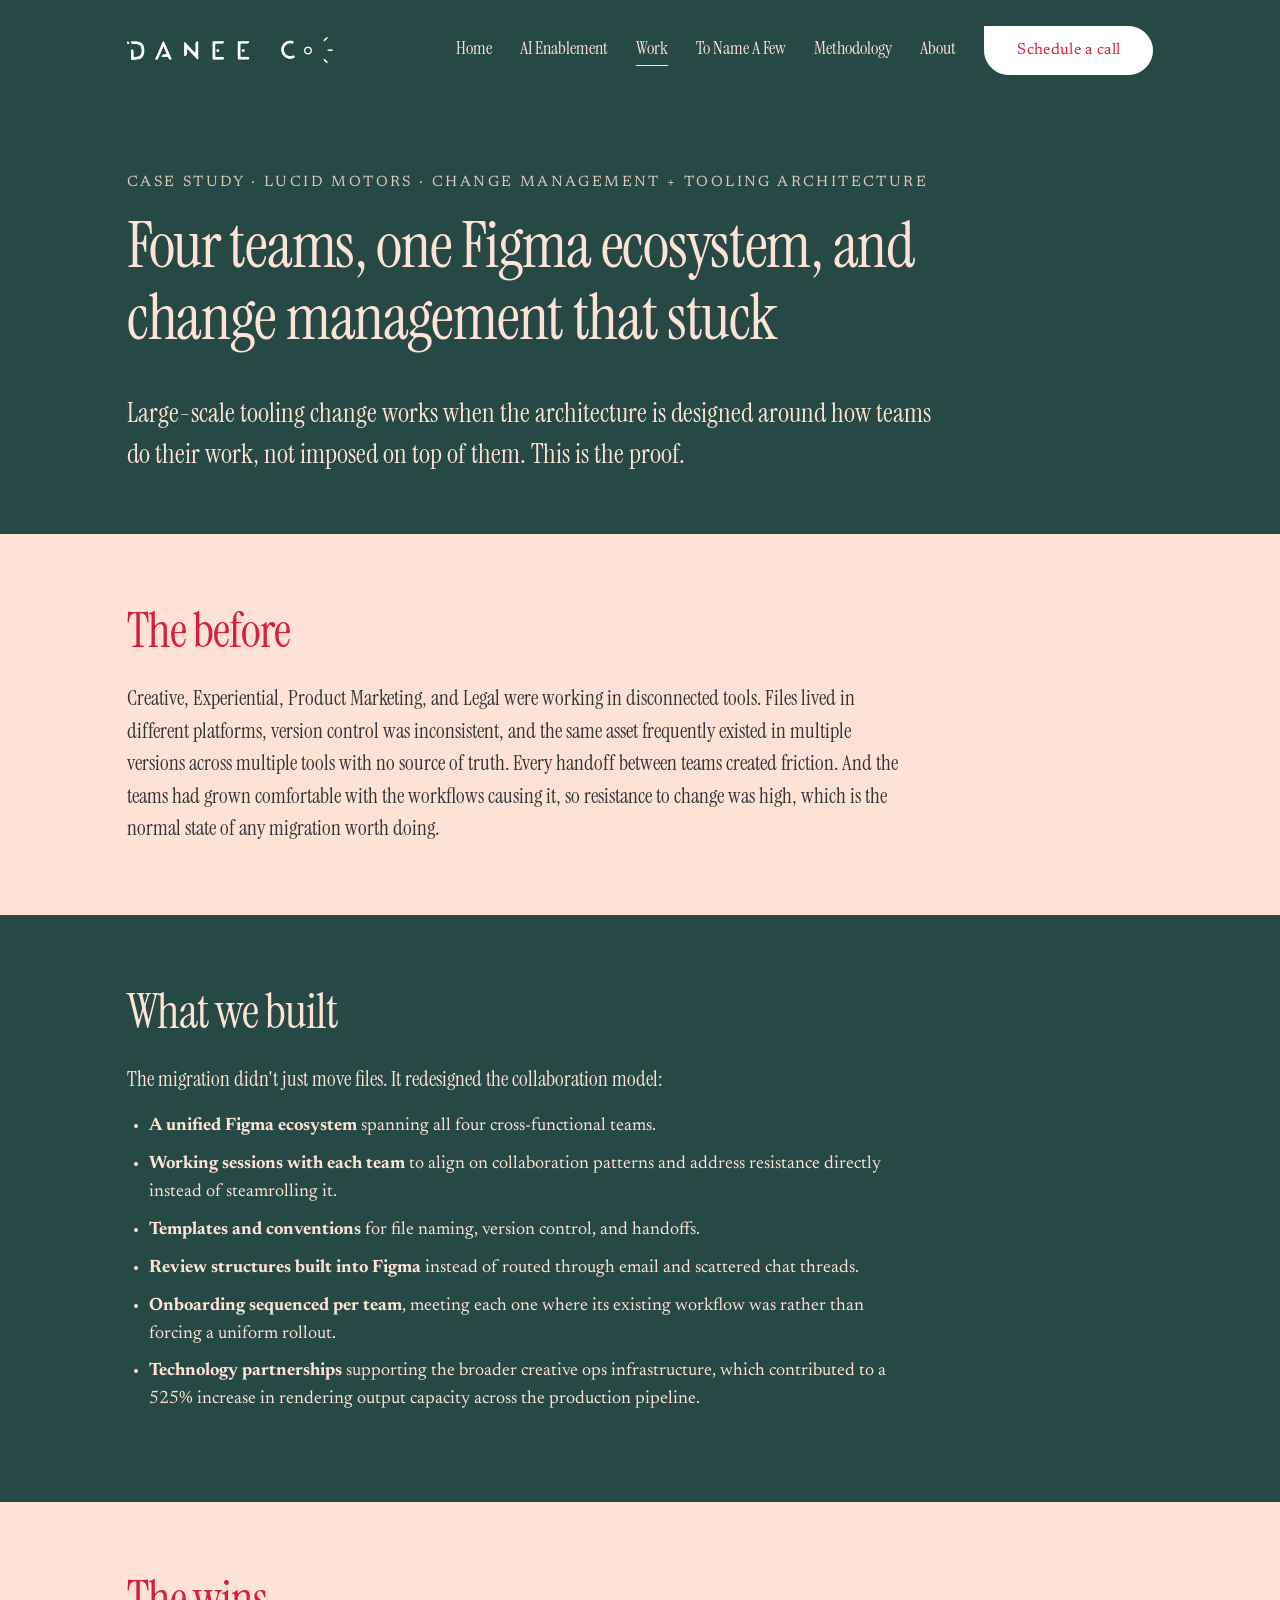
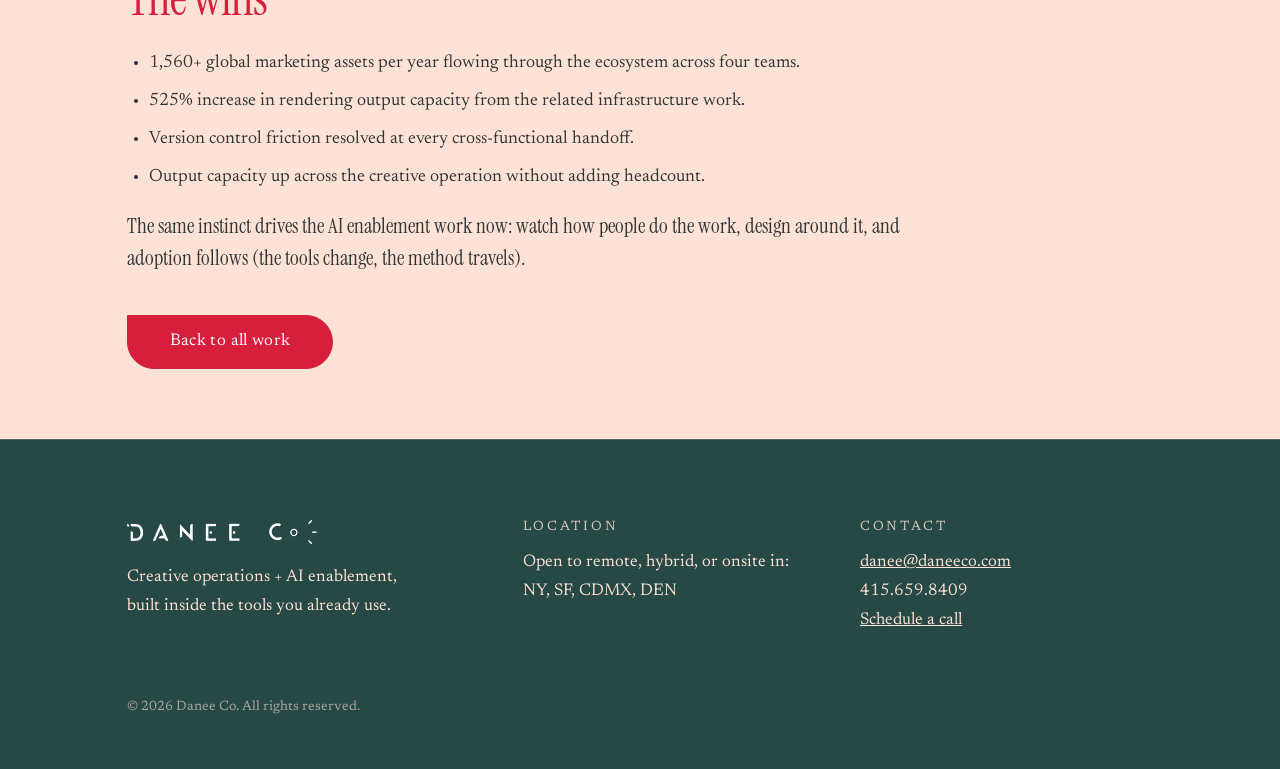
<file: case-study-lucid-figma.html>
<!DOCTYPE html>
<html lang="en">
<head>
<meta charset="utf-8">
<meta name="viewport" content="width=device-width, initial-scale=1">
<title>Case Study: Lucid Figma Ecosystem Migration · Danee Co</title>
<meta name="description" content="How four cross-functional teams at Lucid Motors moved from disconnected tools to a unified Figma ecosystem: 1,560+ assets a year and a 525% increase in rendering output capacity.">
<link rel="preconnect" href="https://fonts.googleapis.com">
<link rel="preconnect" href="https://fonts.gstatic.com" crossorigin>
<link href="https://fonts.googleapis.com/css2?family=Instrument+Serif:ital@0;1&family=Newsreader:ital,opsz,wght@0,6..72,400;0,6..72,600;1,6..72,400&display=swap" rel="stylesheet">
<link rel="icon" href="data:image/svg+xml,%3Csvg xmlns='http://www.w3.org/2000/svg' viewBox='0 0 100 100'%3E%3Ctext y='80' font-size='80'%3E%E2%9C%A6%3C/text%3E%3C/svg%3E">
<link rel="stylesheet" href="css/styles.css?v=20260810d">
</head>
<body>

<header class="site">
  <div class="wrap">
    <a class="logo" href="index.html"><img src="assets/logo-white.webp" alt="Danee Co"></a>
    <nav class="main">
      <a href="index.html">Home</a>
      <a href="ai-enablement.html">AI Enablement</a>
      <a href="work.html" class="active">Work</a>
      <a href="to-name-a-few.html">To Name A Few</a>
      <a href="methodology.html">Methodology</a>
      <a href="about.html">About</a>
      <a class="btn" href="https://calendar.app.google/vu4WfipKh4AHsvBm7">Schedule a call</a>
    </nav>
  </div>
</header>

<section class="sec-green cs-hero">
  <div class="wrap">
    <p class="meta">Case study · Lucid Motors · Change management + tooling architecture</p>
    <h1 class="narrow">Four teams, one Figma ecosystem, and change management that stuck</h1>
    <p class="lede mt-2 narrow">Large-scale tooling change works when the architecture is designed around how teams do their work, not imposed on top of them. This is the proof.</p>
  </div>
</section>

<div class="cs-body">

<section class="sec-peach">
  <div class="wrap">
    <h2>The before</h2>
    <div class="prose" style="color:var(--ink);">
      <p>Creative, Experiential, Product Marketing, and Legal were working in disconnected tools. Files lived in different platforms, version control was inconsistent, and the same asset frequently existed in multiple versions across multiple tools with no source of truth. Every handoff between teams created friction. And the teams had grown comfortable with the workflows causing it, so resistance to change was high, which is the normal state of any migration worth doing.</p>
    </div>
  </div>
</section>

<section class="sec-green">
  <div class="wrap">
    <h2>What we built</h2>
    <div class="prose">
      <p>The migration didn't just move files. It redesigned the collaboration model:</p>
      <ul>
        <li><strong>A unified Figma ecosystem</strong> spanning all four cross-functional teams.</li>
        <li><strong>Working sessions with each team</strong> to align on collaboration patterns and address resistance directly instead of steamrolling it.</li>
        <li><strong>Templates and conventions</strong> for file naming, version control, and handoffs.</li>
        <li><strong>Review structures built into Figma</strong> instead of routed through email and scattered chat threads.</li>
        <li><strong>Onboarding sequenced per team</strong>, meeting each one where its existing workflow was rather than forcing a uniform rollout.</li>
        <li><strong>Technology partnerships</strong> supporting the broader creative ops infrastructure, which contributed to a 525% increase in rendering output capacity across the production pipeline.</li>
      </ul>
    </div>
  </div>
</section>

<section class="sec-peach">
  <div class="wrap">
    <h2>The wins</h2>
    <div class="prose" style="color:var(--ink);">
      <ul>
        <li>1,560+ global marketing assets per year flowing through the ecosystem across four teams.</li>
        <li>525% increase in rendering output capacity from the related infrastructure work.</li>
        <li>Version control friction resolved at every cross-functional handoff.</li>
        <li>Output capacity up across the creative operation without adding headcount.</li>
      </ul>
      <p>The same instinct drives the AI enablement work now: watch how people do the work, design around it, and adoption follows (the tools change, the method travels).</p>
    </div>
    <a class="btn on-light mt-2" href="work.html">Back to all work</a>
  </div>
</section>

</div>

<footer class="site">
  <div class="wrap">
    <div class="cols">
      <div>
        <a class="logo" href="index.html"><img src="assets/logo-white.webp" alt="Danee Co"></a>
        <p>Creative operations + AI enablement,<br>built inside the tools you already use.</p>
      </div>
      <div>
        <h4>Location</h4>
        <p>Open to remote, hybrid, or onsite in:<br>NY, SF, CDMX, DEN</p>
      </div>
      <div>
        <h4>Contact</h4>
        <p><a href="mailto:danee@daneeco.com">danee@daneeco.com</a><br>415.659.8409<br><a href="https://calendar.app.google/vu4WfipKh4AHsvBm7">Schedule a call</a></p>
      </div>
    </div>
    <p class="tiny">© 2026 Danee Co. All rights reserved.</p>
  </div>
</footer>

</body>
</html>
</file>
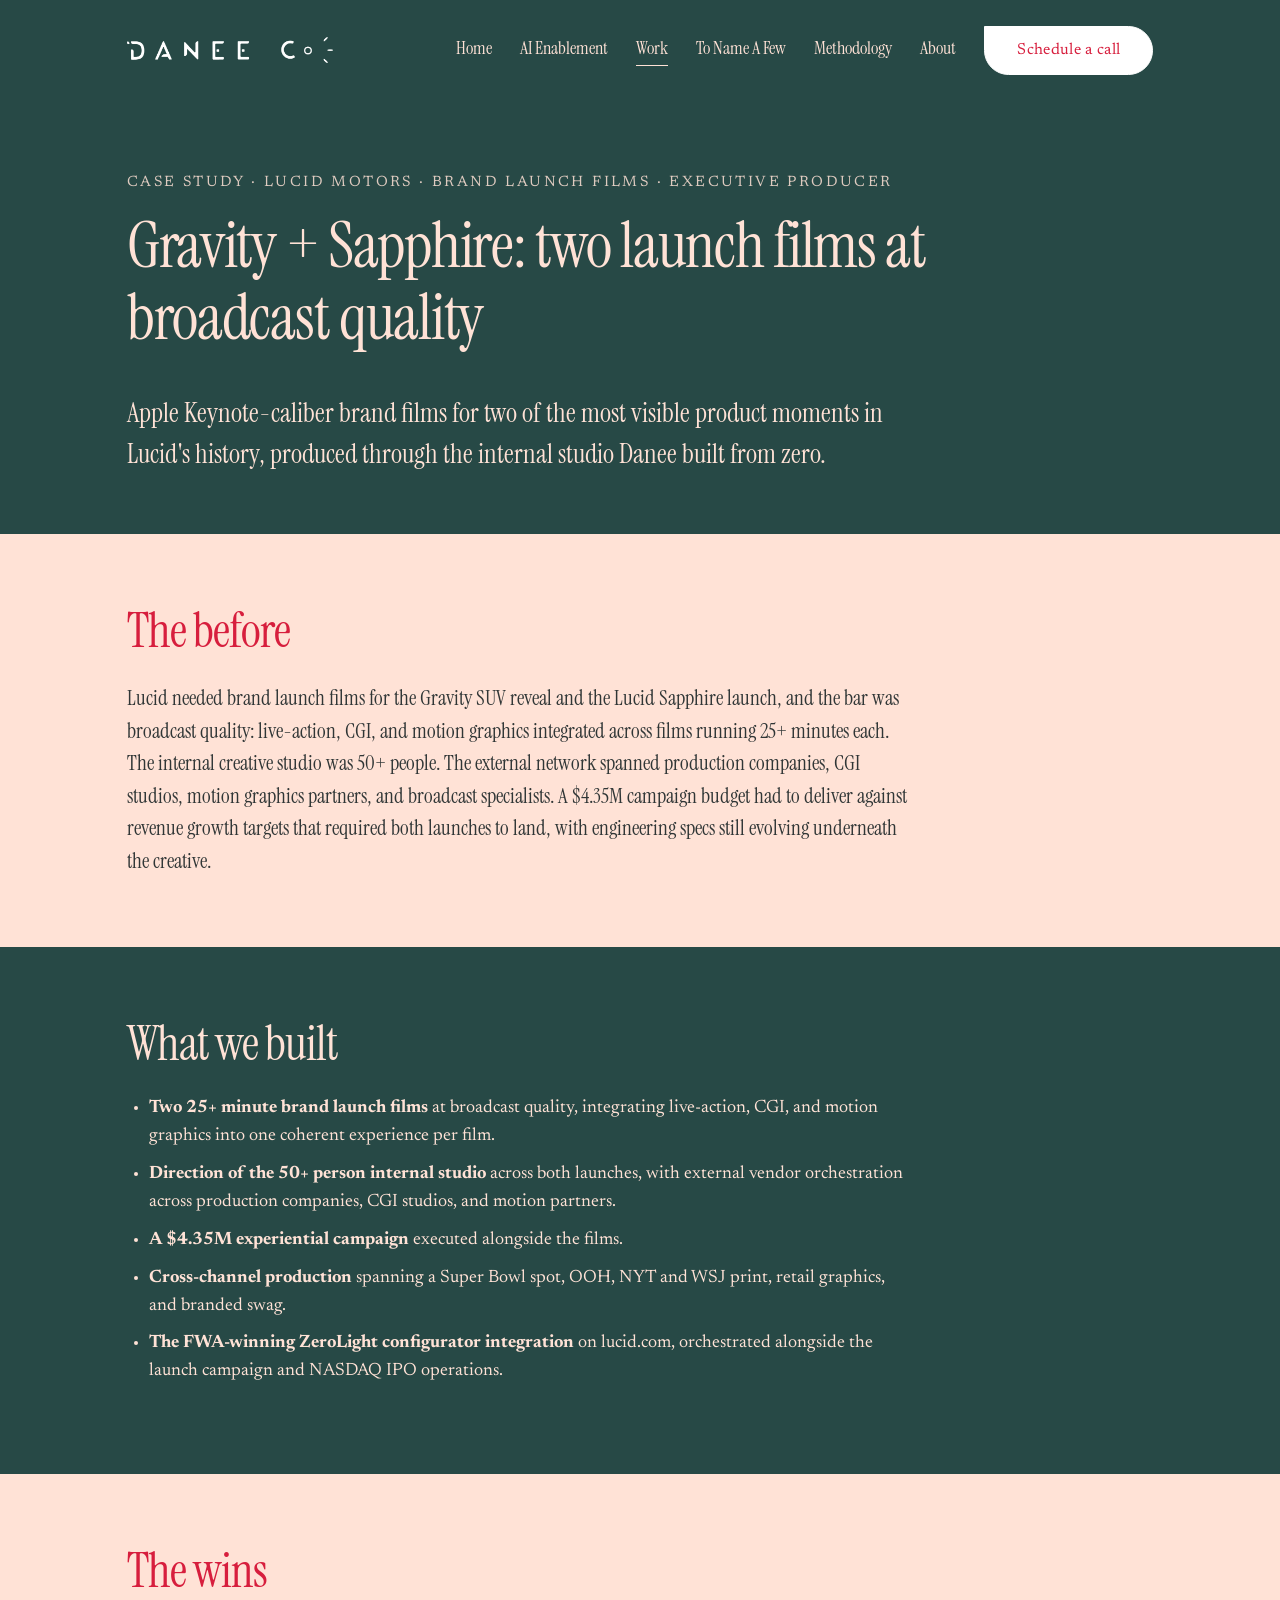
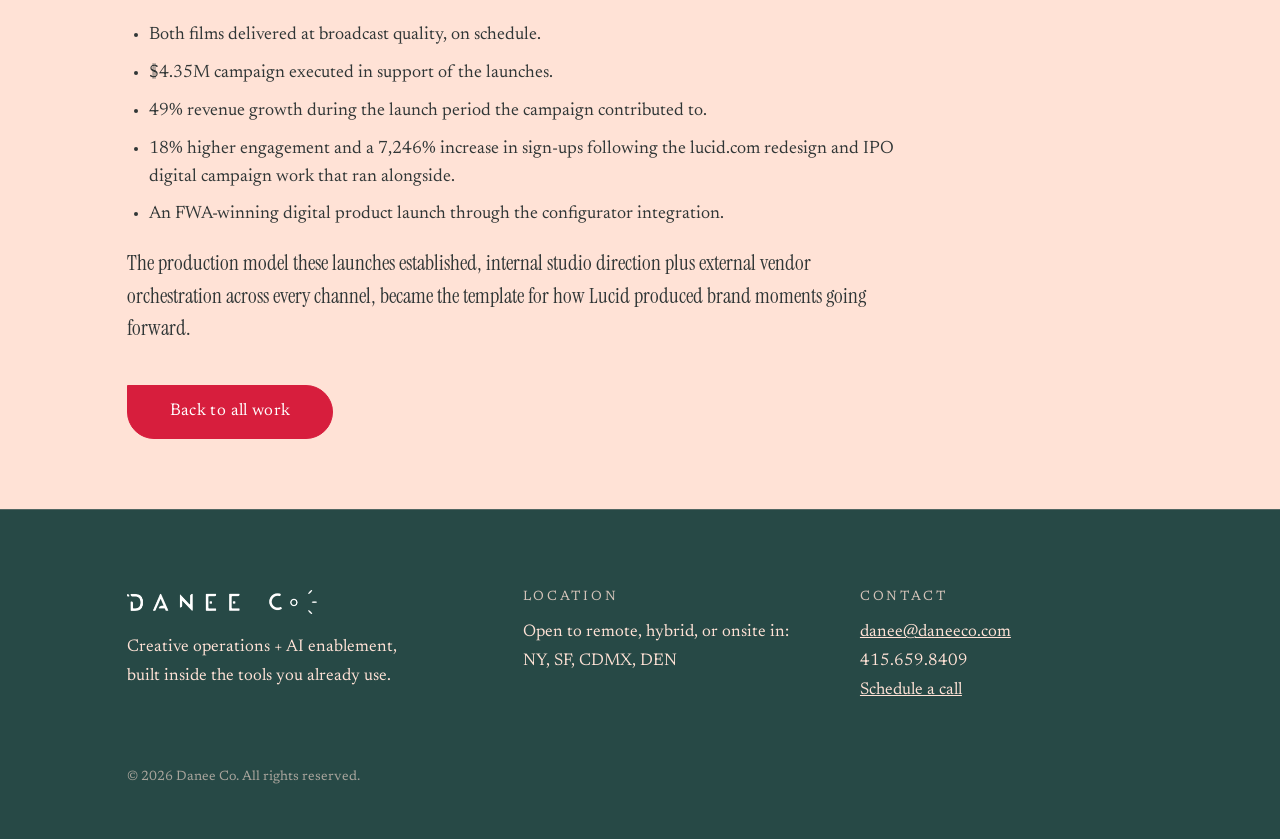
<file: case-study-lucid-launches.html>
<!DOCTYPE html>
<html lang="en">
<head>
<meta charset="utf-8">
<meta name="viewport" content="width=device-width, initial-scale=1">
<title>Case Study: Lucid Gravity + Sapphire Launches · Danee Co</title>
<meta name="description" content="Two 25+ minute broadcast-quality launch films for Lucid Motors, integrating live-action, CGI, and motion graphics through a 50+ person internal studio and a $4.35M campaign.">
<link rel="preconnect" href="https://fonts.googleapis.com">
<link rel="preconnect" href="https://fonts.gstatic.com" crossorigin>
<link href="https://fonts.googleapis.com/css2?family=Instrument+Serif:ital@0;1&family=Newsreader:ital,opsz,wght@0,6..72,400;0,6..72,600;1,6..72,400&display=swap" rel="stylesheet">
<link rel="icon" href="data:image/svg+xml,%3Csvg xmlns='http://www.w3.org/2000/svg' viewBox='0 0 100 100'%3E%3Ctext y='80' font-size='80'%3E%E2%9C%A6%3C/text%3E%3C/svg%3E">
<link rel="stylesheet" href="css/styles.css?v=20260810d">
</head>
<body>

<header class="site">
  <div class="wrap">
    <a class="logo" href="index.html"><img src="assets/logo-white.webp" alt="Danee Co"></a>
    <nav class="main">
      <a href="index.html">Home</a>
      <a href="ai-enablement.html">AI Enablement</a>
      <a href="work.html" class="active">Work</a>
      <a href="to-name-a-few.html">To Name A Few</a>
      <a href="methodology.html">Methodology</a>
      <a href="about.html">About</a>
      <a class="btn" href="https://calendar.app.google/vu4WfipKh4AHsvBm7">Schedule a call</a>
    </nav>
  </div>
</header>

<section class="sec-green cs-hero">
  <div class="wrap">
    <p class="meta">Case study · Lucid Motors · Brand launch films · Executive Producer</p>
    <h1 class="narrow">Gravity + Sapphire: two launch films at broadcast quality</h1>
    <p class="lede mt-2 narrow">Apple Keynote-caliber brand films for two of the most visible product moments in Lucid's history, produced through the internal studio Danee built from zero.</p>
  </div>
</section>

<div class="cs-body">

<section class="sec-peach">
  <div class="wrap">
    <h2>The before</h2>
    <div class="prose" style="color:var(--ink);">
      <p>Lucid needed brand launch films for the Gravity SUV reveal and the Lucid Sapphire launch, and the bar was broadcast quality: live-action, CGI, and motion graphics integrated across films running 25+ minutes each. The internal creative studio was 50+ people. The external network spanned production companies, CGI studios, motion graphics partners, and broadcast specialists. A $4.35M campaign budget had to deliver against revenue growth targets that required both launches to land, with engineering specs still evolving underneath the creative.</p>
    </div>
  </div>
</section>

<section class="sec-green">
  <div class="wrap">
    <h2>What we built</h2>
    <div class="prose">
      <ul>
        <li><strong>Two 25+ minute brand launch films</strong> at broadcast quality, integrating live-action, CGI, and motion graphics into one coherent experience per film.</li>
        <li><strong>Direction of the 50+ person internal studio</strong> across both launches, with external vendor orchestration across production companies, CGI studios, and motion partners.</li>
        <li><strong>A $4.35M experiential campaign</strong> executed alongside the films.</li>
        <li><strong>Cross-channel production</strong> spanning a Super Bowl spot, OOH, NYT and WSJ print, retail graphics, and branded swag.</li>
        <li><strong>The FWA-winning ZeroLight configurator integration</strong> on lucid.com, orchestrated alongside the launch campaign and NASDAQ IPO operations.</li>
      </ul>
    </div>
  </div>
</section>

<section class="sec-peach">
  <div class="wrap">
    <h2>The wins</h2>
    <div class="prose" style="color:var(--ink);">
      <ul>
        <li>Both films delivered at broadcast quality, on schedule.</li>
        <li>$4.35M campaign executed in support of the launches.</li>
        <li>49% revenue growth during the launch period the campaign contributed to.</li>
        <li>18% higher engagement and a 7,246% increase in sign-ups following the lucid.com redesign and IPO digital campaign work that ran alongside.</li>
        <li>An FWA-winning digital product launch through the configurator integration.</li>
      </ul>
      <p>The production model these launches established, internal studio direction plus external vendor orchestration across every channel, became the template for how Lucid produced brand moments going forward.</p>
    </div>
    <a class="btn on-light mt-2" href="work.html">Back to all work</a>
  </div>
</section>

</div>

<footer class="site">
  <div class="wrap">
    <div class="cols">
      <div>
        <a class="logo" href="index.html"><img src="assets/logo-white.webp" alt="Danee Co"></a>
        <p>Creative operations + AI enablement,<br>built inside the tools you already use.</p>
      </div>
      <div>
        <h4>Location</h4>
        <p>Open to remote, hybrid, or onsite in:<br>NY, SF, CDMX, DEN</p>
      </div>
      <div>
        <h4>Contact</h4>
        <p><a href="mailto:danee@daneeco.com">danee@daneeco.com</a><br>415.659.8409<br><a href="https://calendar.app.google/vu4WfipKh4AHsvBm7">Schedule a call</a></p>
      </div>
    </div>
    <p class="tiny">© 2026 Danee Co. All rights reserved.</p>
  </div>
</footer>

</body>
</html>
</file>
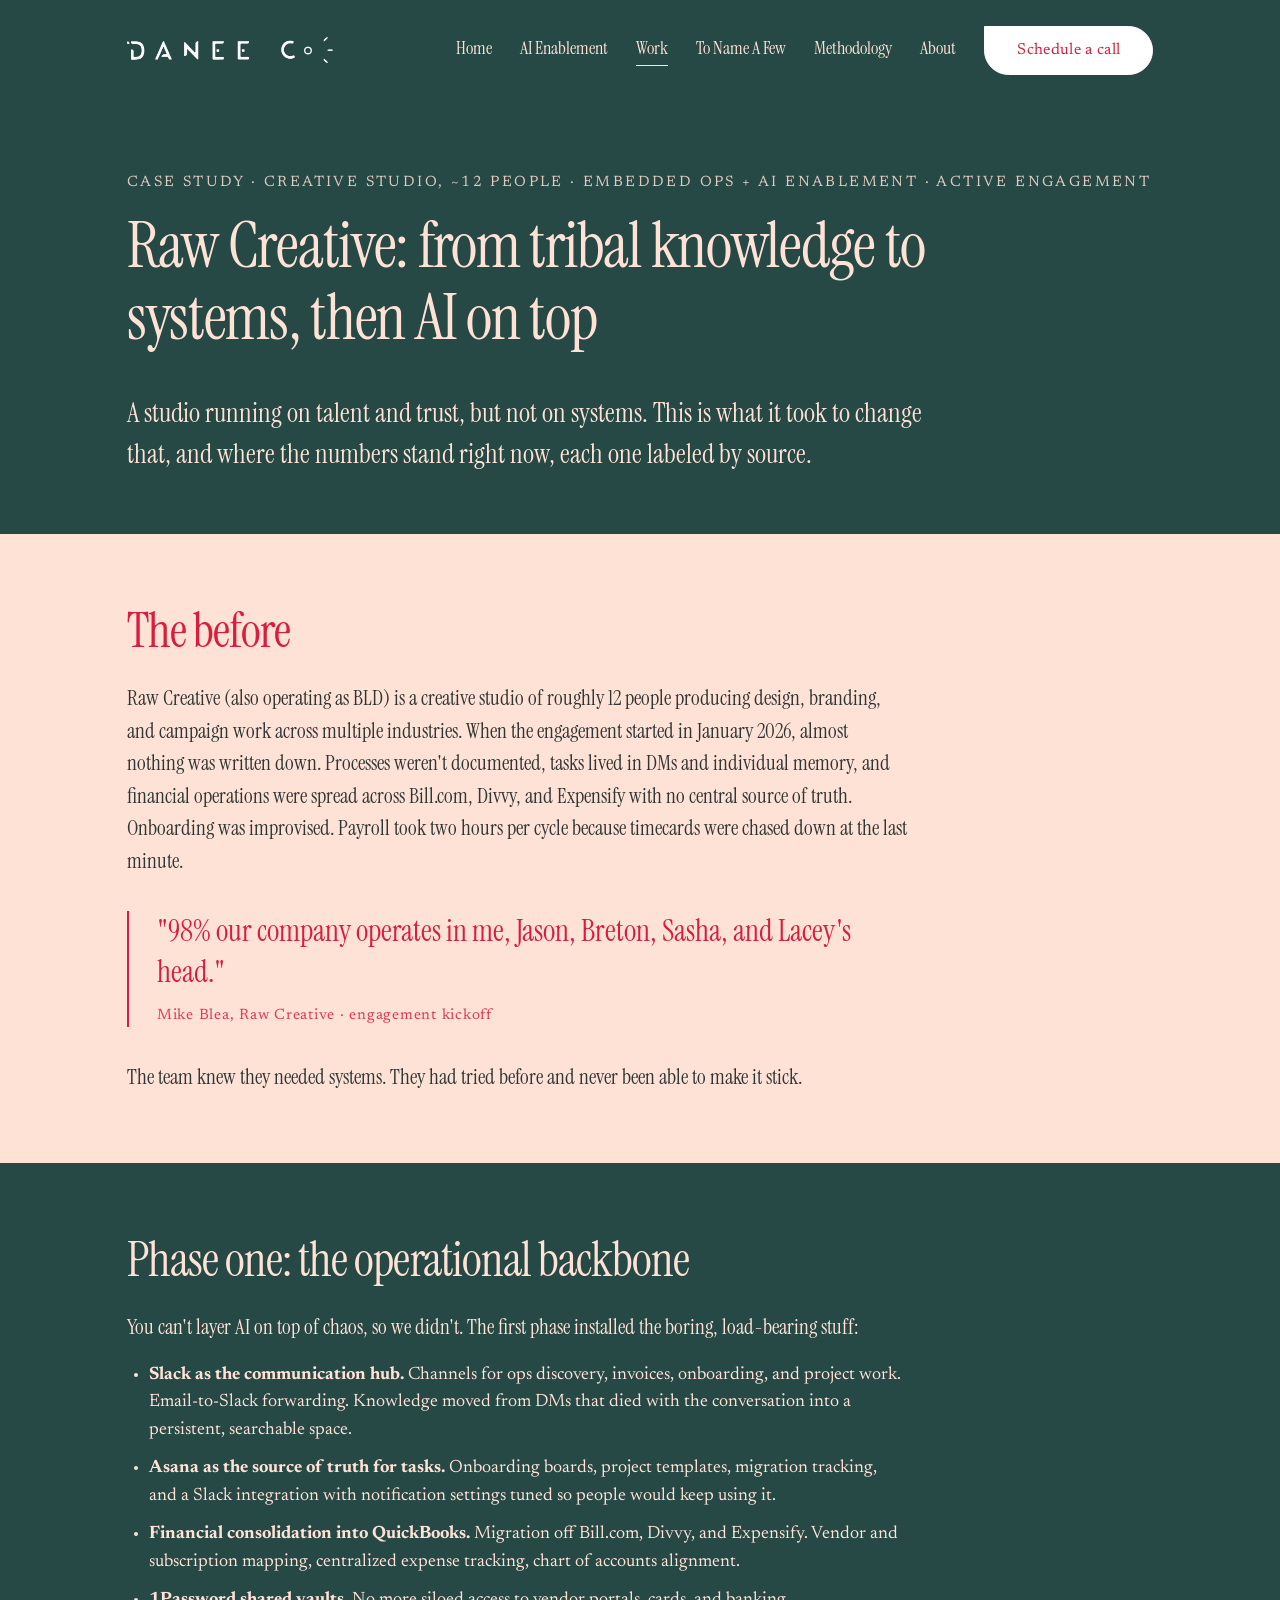
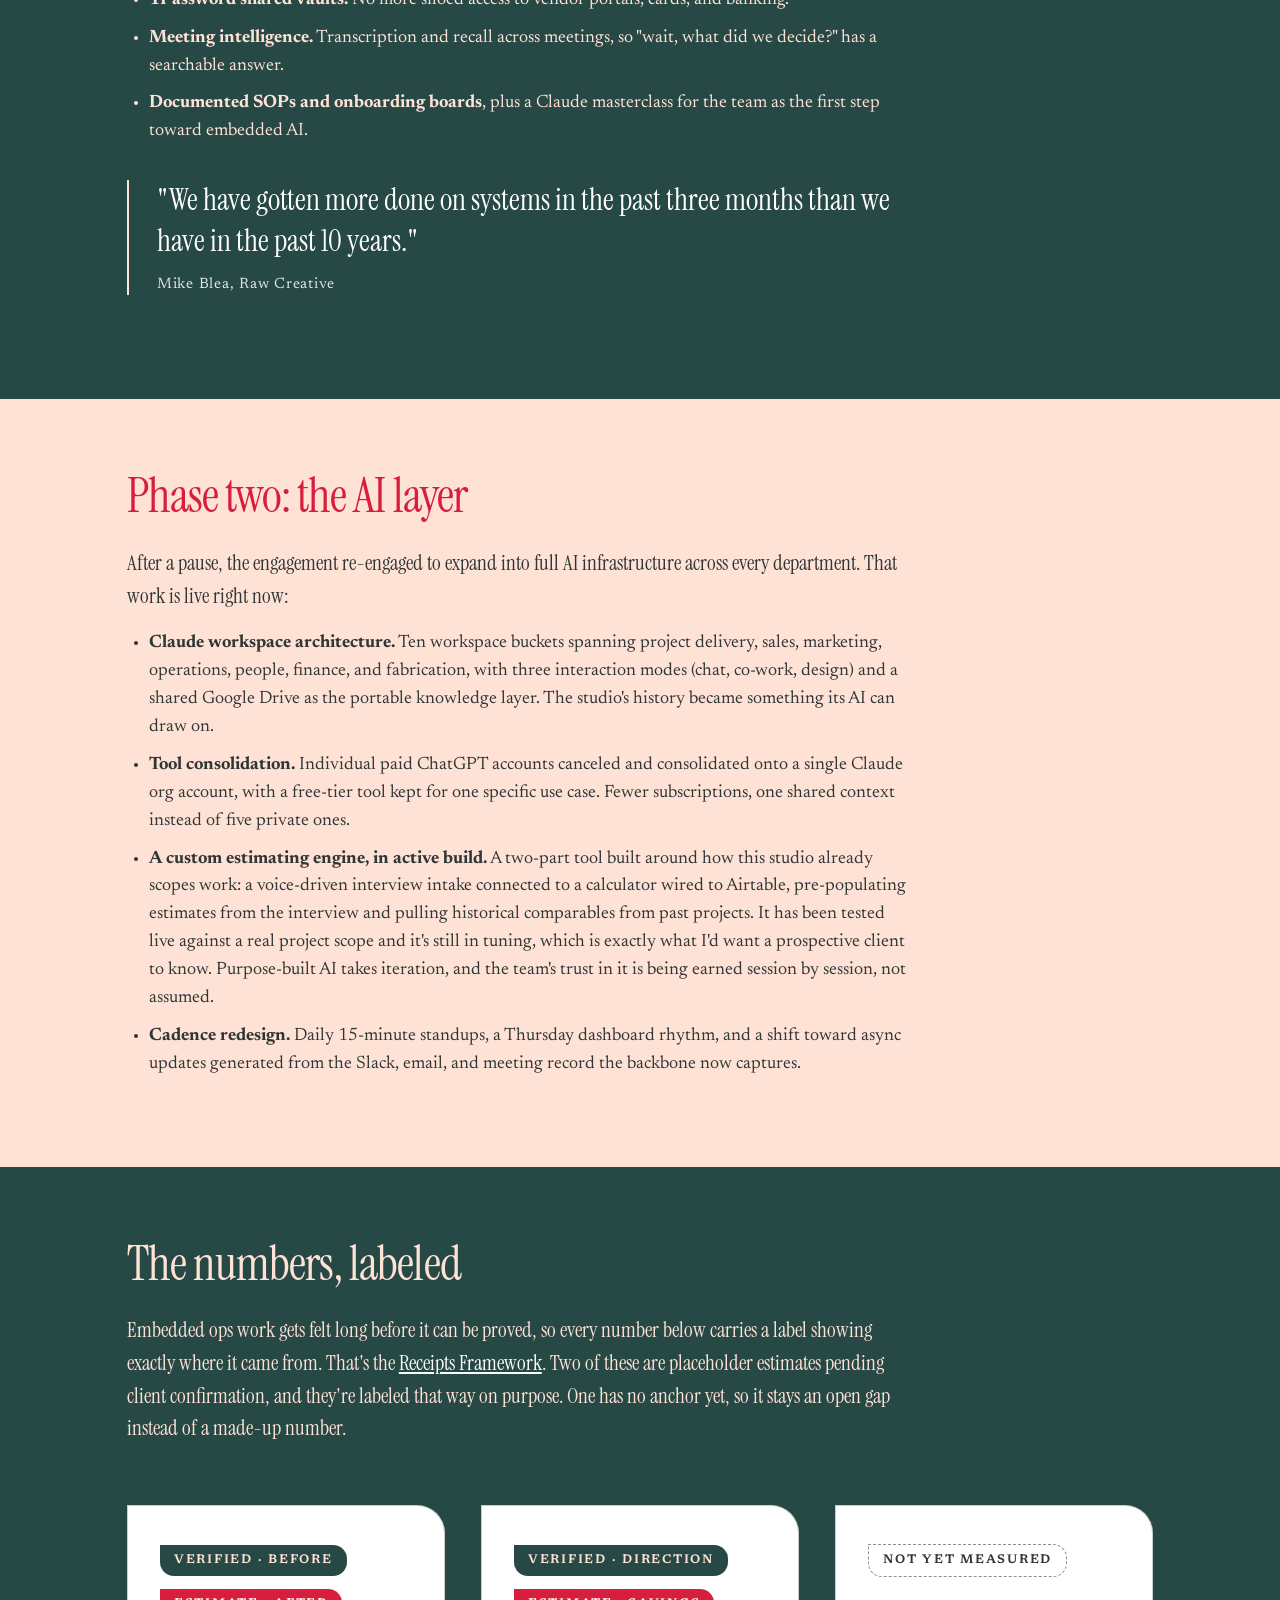
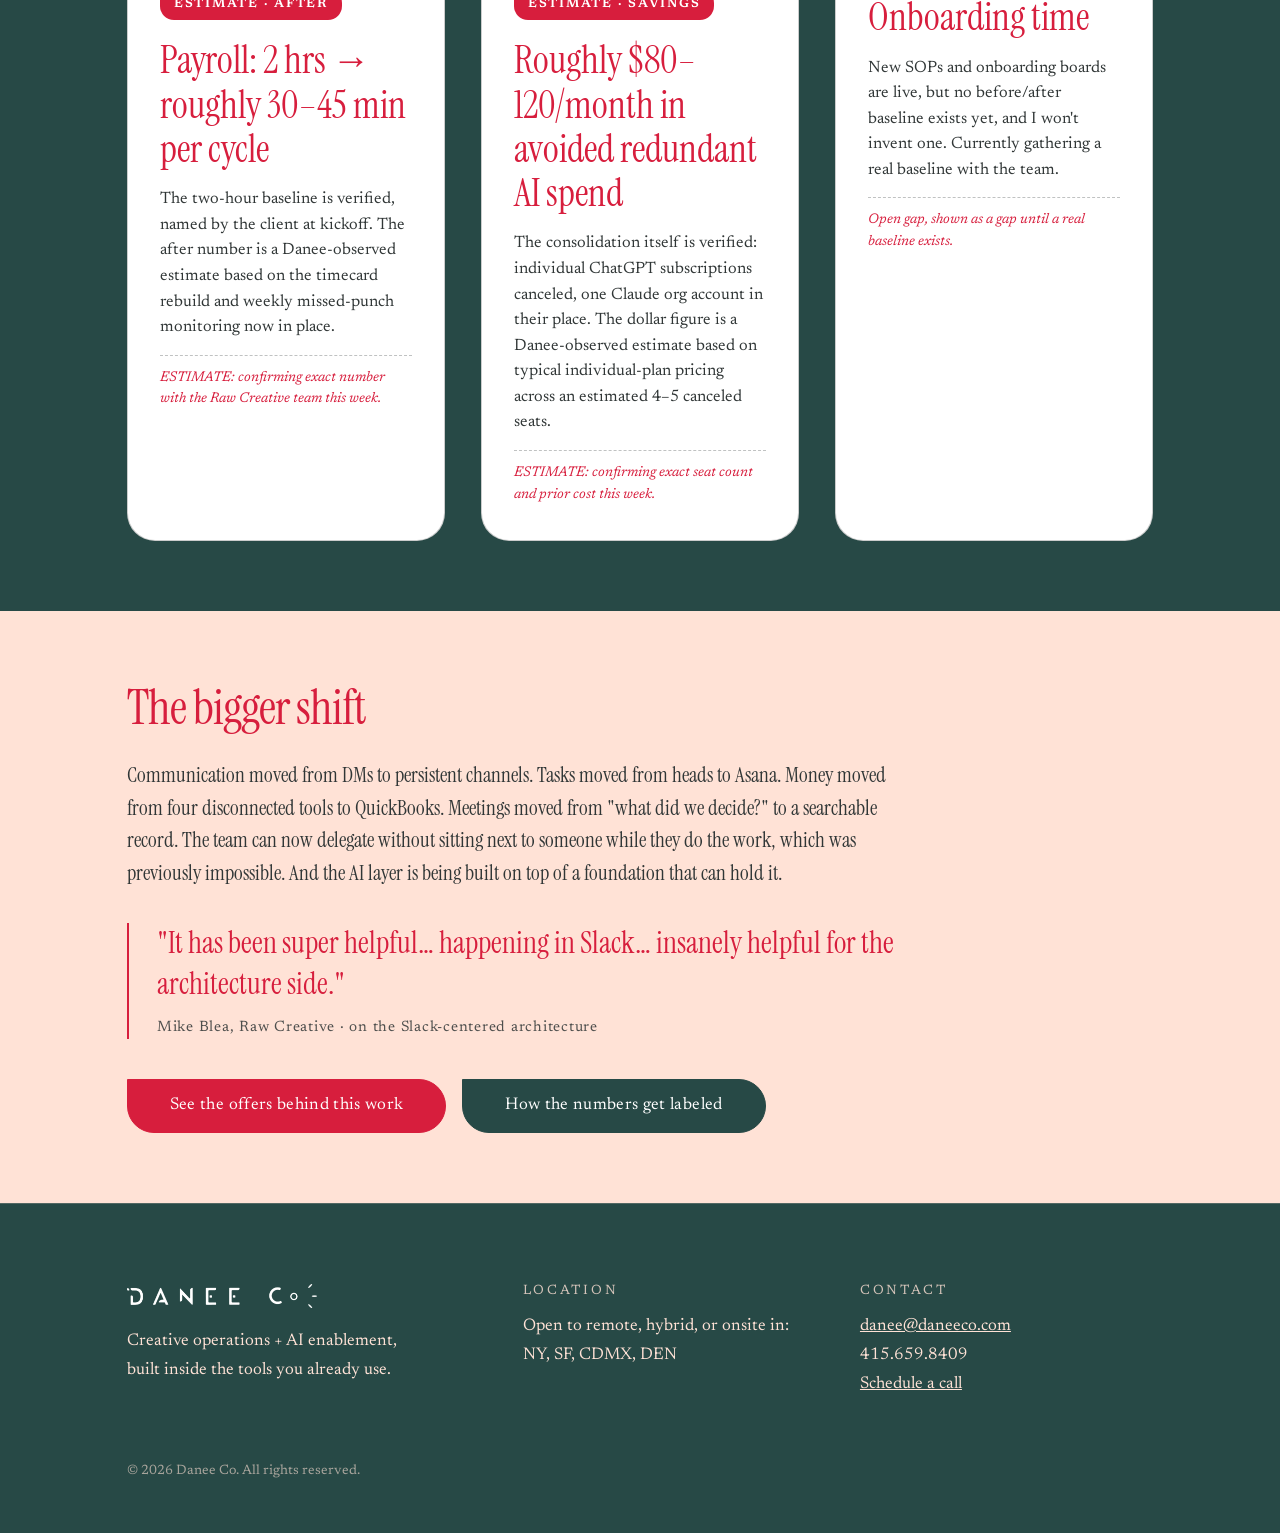
<file: case-study-raw-creative.html>
<!DOCTYPE html>
<html lang="en">
<head>
<meta charset="utf-8">
<meta name="viewport" content="width=device-width, initial-scale=1">
<title>Case Study: Raw Creative · Danee Co</title>
<meta name="description" content="How a 12-person creative studio went from tribal knowledge to an operational backbone and a working AI layer, with every outcome number labeled by source.">
<link rel="preconnect" href="https://fonts.googleapis.com">
<link rel="preconnect" href="https://fonts.gstatic.com" crossorigin>
<link href="https://fonts.googleapis.com/css2?family=Instrument+Serif:ital@0;1&family=Newsreader:ital,opsz,wght@0,6..72,400;0,6..72,600;1,6..72,400&display=swap" rel="stylesheet">
<link rel="icon" href="data:image/svg+xml,%3Csvg xmlns='http://www.w3.org/2000/svg' viewBox='0 0 100 100'%3E%3Ctext y='80' font-size='80'%3E%E2%9C%A6%3C/text%3E%3C/svg%3E">
<link rel="stylesheet" href="css/styles.css?v=20260810d">
</head>
<body>

<header class="site">
  <div class="wrap">
    <a class="logo" href="index.html"><img src="assets/logo-white.webp" alt="Danee Co"></a>
    <nav class="main">
      <a href="index.html">Home</a>
      <a href="ai-enablement.html">AI Enablement</a>
      <a href="work.html" class="active">Work</a>
      <a href="to-name-a-few.html">To Name A Few</a>
      <a href="methodology.html">Methodology</a>
      <a href="about.html">About</a>
      <a class="btn" href="https://calendar.app.google/vu4WfipKh4AHsvBm7">Schedule a call</a>
    </nav>
  </div>
</header>

<section class="sec-green cs-hero">
  <div class="wrap">
    <p class="meta">Case study · Creative studio, ~12 people · Embedded ops + AI enablement · Active engagement</p>
    <h1 class="narrow">Raw Creative: from tribal knowledge to systems, then AI on top</h1>
    <p class="lede mt-2 narrow">A studio running on talent and trust, but not on systems. This is what it took to change that, and where the numbers stand right now, each one labeled by source.</p>
  </div>
</section>

<div class="cs-body">

<section class="sec-peach">
  <div class="wrap">
    <h2>The before</h2>
    <div class="prose" style="color:var(--ink);">
      <p>Raw Creative (also operating as BLD) is a creative studio of roughly 12 people producing design, branding, and campaign work across multiple industries. When the engagement started in January 2026, almost nothing was written down. Processes weren't documented, tasks lived in DMs and individual memory, and financial operations were spread across Bill.com, Divvy, and Expensify with no central source of truth. Onboarding was improvised. Payroll took two hours per cycle because timecards were chased down at the last minute.</p>
      <blockquote class="pull">"98% our company operates in me, Jason, Breton, Sasha, and Lacey's head."
        <cite>Mike Blea, Raw Creative · engagement kickoff</cite>
      </blockquote>
      <p>The team knew they needed systems. They had tried before and never been able to make it stick.</p>
    </div>
  </div>
</section>

<section class="sec-green">
  <div class="wrap">
    <h2>Phase one: the operational backbone</h2>
    <div class="prose">
      <p>You can't layer AI on top of chaos, so we didn't. The first phase installed the boring, load-bearing stuff:</p>
      <ul>
        <li><strong>Slack as the communication hub.</strong> Channels for ops discovery, invoices, onboarding, and project work. Email-to-Slack forwarding. Knowledge moved from DMs that died with the conversation into a persistent, searchable space.</li>
        <li><strong>Asana as the source of truth for tasks.</strong> Onboarding boards, project templates, migration tracking, and a Slack integration with notification settings tuned so people would keep using it.</li>
        <li><strong>Financial consolidation into QuickBooks.</strong> Migration off Bill.com, Divvy, and Expensify. Vendor and subscription mapping, centralized expense tracking, chart of accounts alignment.</li>
        <li><strong>1Password shared vaults.</strong> No more siloed access to vendor portals, cards, and banking.</li>
        <li><strong>Meeting intelligence.</strong> Transcription and recall across meetings, so "wait, what did we decide?" has a searchable answer.</li>
        <li><strong>Documented SOPs and onboarding boards</strong>, plus a Claude masterclass for the team as the first step toward embedded AI.</li>
      </ul>
      <blockquote class="pull">"We have gotten more done on systems in the past three months than we have in the past 10 years."
        <cite>Mike Blea, Raw Creative</cite>
      </blockquote>
    </div>
  </div>
</section>

<section class="sec-peach">
  <div class="wrap">
    <h2>Phase two: the AI layer</h2>
    <div class="prose" style="color:var(--ink);">
      <p>After a pause, the engagement re-engaged to expand into full AI infrastructure across every department. That work is live right now:</p>
      <ul>
        <li><strong>Claude workspace architecture.</strong> Ten workspace buckets spanning project delivery, sales, marketing, operations, people, finance, and fabrication, with three interaction modes (chat, co-work, design) and a shared Google Drive as the portable knowledge layer. The studio's history became something its AI can draw on.</li>
        <li><strong>Tool consolidation.</strong> Individual paid ChatGPT accounts canceled and consolidated onto a single Claude org account, with a free-tier tool kept for one specific use case. Fewer subscriptions, one shared context instead of five private ones.</li>
        <li><strong>A custom estimating engine, in active build.</strong> A two-part tool built around how this studio already scopes work: a voice-driven interview intake connected to a calculator wired to Airtable, pre-populating estimates from the interview and pulling historical comparables from past projects. It has been tested live against a real project scope and it's still in tuning, which is exactly what I'd want a prospective client to know. Purpose-built AI takes iteration, and the team's trust in it is being earned session by session, not assumed.</li>
        <li><strong>Cadence redesign.</strong> Daily 15-minute standups, a Thursday dashboard rhythm, and a shift toward async updates generated from the Slack, email, and meeting record the backbone now captures.</li>
      </ul>
    </div>
  </div>
</section>

<section class="sec-green">
  <div class="wrap">
    <h2>The numbers, labeled</h2>
    <div class="prose">
      <p>Embedded ops work gets felt long before it can be proved, so every number below carries a label showing exactly where it came from. That's the <a href="methodology.html" style="color:var(--white);">Receipts Framework</a>. Two of these are placeholder estimates pending client confirmation, and they're labeled that way on purpose. One has no anchor yet, so it stays an open gap instead of a made-up number.</p>
    </div>
    <div class="grid-3 mt-3">
      <div class="receipt">
        <span class="tag verified">Verified · before</span>
        <span class="tag estimate">Estimate · after</span>
        <p class="metric">Payroll: 2 hrs &rarr; roughly 30–45 min per cycle</p>
        <p class="metric-context">The two-hour baseline is verified, named by the client at kickoff. The after number is a Danee-observed estimate based on the timecard rebuild and weekly missed-punch monitoring now in place.</p>
        <span class="tag-note">ESTIMATE: confirming exact number with the Raw Creative team this week.</span>
      </div>
      <div class="receipt">
        <span class="tag verified">Verified · direction</span>
        <span class="tag estimate">Estimate · savings</span>
        <p class="metric">Roughly $80–120/month in avoided redundant AI spend</p>
        <p class="metric-context">The consolidation itself is verified: individual ChatGPT subscriptions canceled, one Claude org account in their place. The dollar figure is a Danee-observed estimate based on typical individual-plan pricing across an estimated 4–5 canceled seats.</p>
        <span class="tag-note">ESTIMATE: confirming exact seat count and prior cost this week.</span>
      </div>
      <div class="receipt">
        <span class="tag gap">Not yet measured</span>
        <p class="metric">Onboarding time</p>
        <p class="metric-context">New SOPs and onboarding boards are live, but no before/after baseline exists yet, and I won't invent one. Currently gathering a real baseline with the team.</p>
        <span class="tag-note">Open gap, shown as a gap until a real baseline exists.</span>
      </div>
    </div>
  </div>
</section>

<section class="sec-peach">
  <div class="wrap">
    <h2>The bigger shift</h2>
    <div class="prose" style="color:var(--ink);">
      <p>Communication moved from DMs to persistent channels. Tasks moved from heads to Asana. Money moved from four disconnected tools to QuickBooks. Meetings moved from "what did we decide?" to a searchable record. The team can now delegate without sitting next to someone while they do the work, which was previously impossible. And the AI layer is being built on top of a foundation that can hold it.</p>
      <blockquote class="pull" style="color:var(--red);">"It has been super helpful… happening in Slack… insanely helpful for the architecture side."
        <cite style="color:var(--ink);">Mike Blea, Raw Creative · on the Slack-centered architecture</cite>
      </blockquote>
    </div>
    <div style="display:flex; gap:16px; flex-wrap:wrap;" class="mt-2">
      <a class="btn on-light" href="ai-enablement.html">See the offers behind this work</a>
      <a class="btn on-light" href="methodology.html" style="background:var(--green); border-color:var(--green);">How the numbers get labeled</a>
    </div>
  </div>
</section>

</div>

<footer class="site">
  <div class="wrap">
    <div class="cols">
      <div>
        <a class="logo" href="index.html"><img src="assets/logo-white.webp" alt="Danee Co"></a>
        <p>Creative operations + AI enablement,<br>built inside the tools you already use.</p>
      </div>
      <div>
        <h4>Location</h4>
        <p>Open to remote, hybrid, or onsite in:<br>NY, SF, CDMX, DEN</p>
      </div>
      <div>
        <h4>Contact</h4>
        <p><a href="mailto:danee@daneeco.com">danee@daneeco.com</a><br>415.659.8409<br><a href="https://calendar.app.google/vu4WfipKh4AHsvBm7">Schedule a call</a></p>
      </div>
    </div>
    <p class="tiny">© 2026 Danee Co. All rights reserved.</p>
  </div>
</footer>

</body>
</html>
</file>
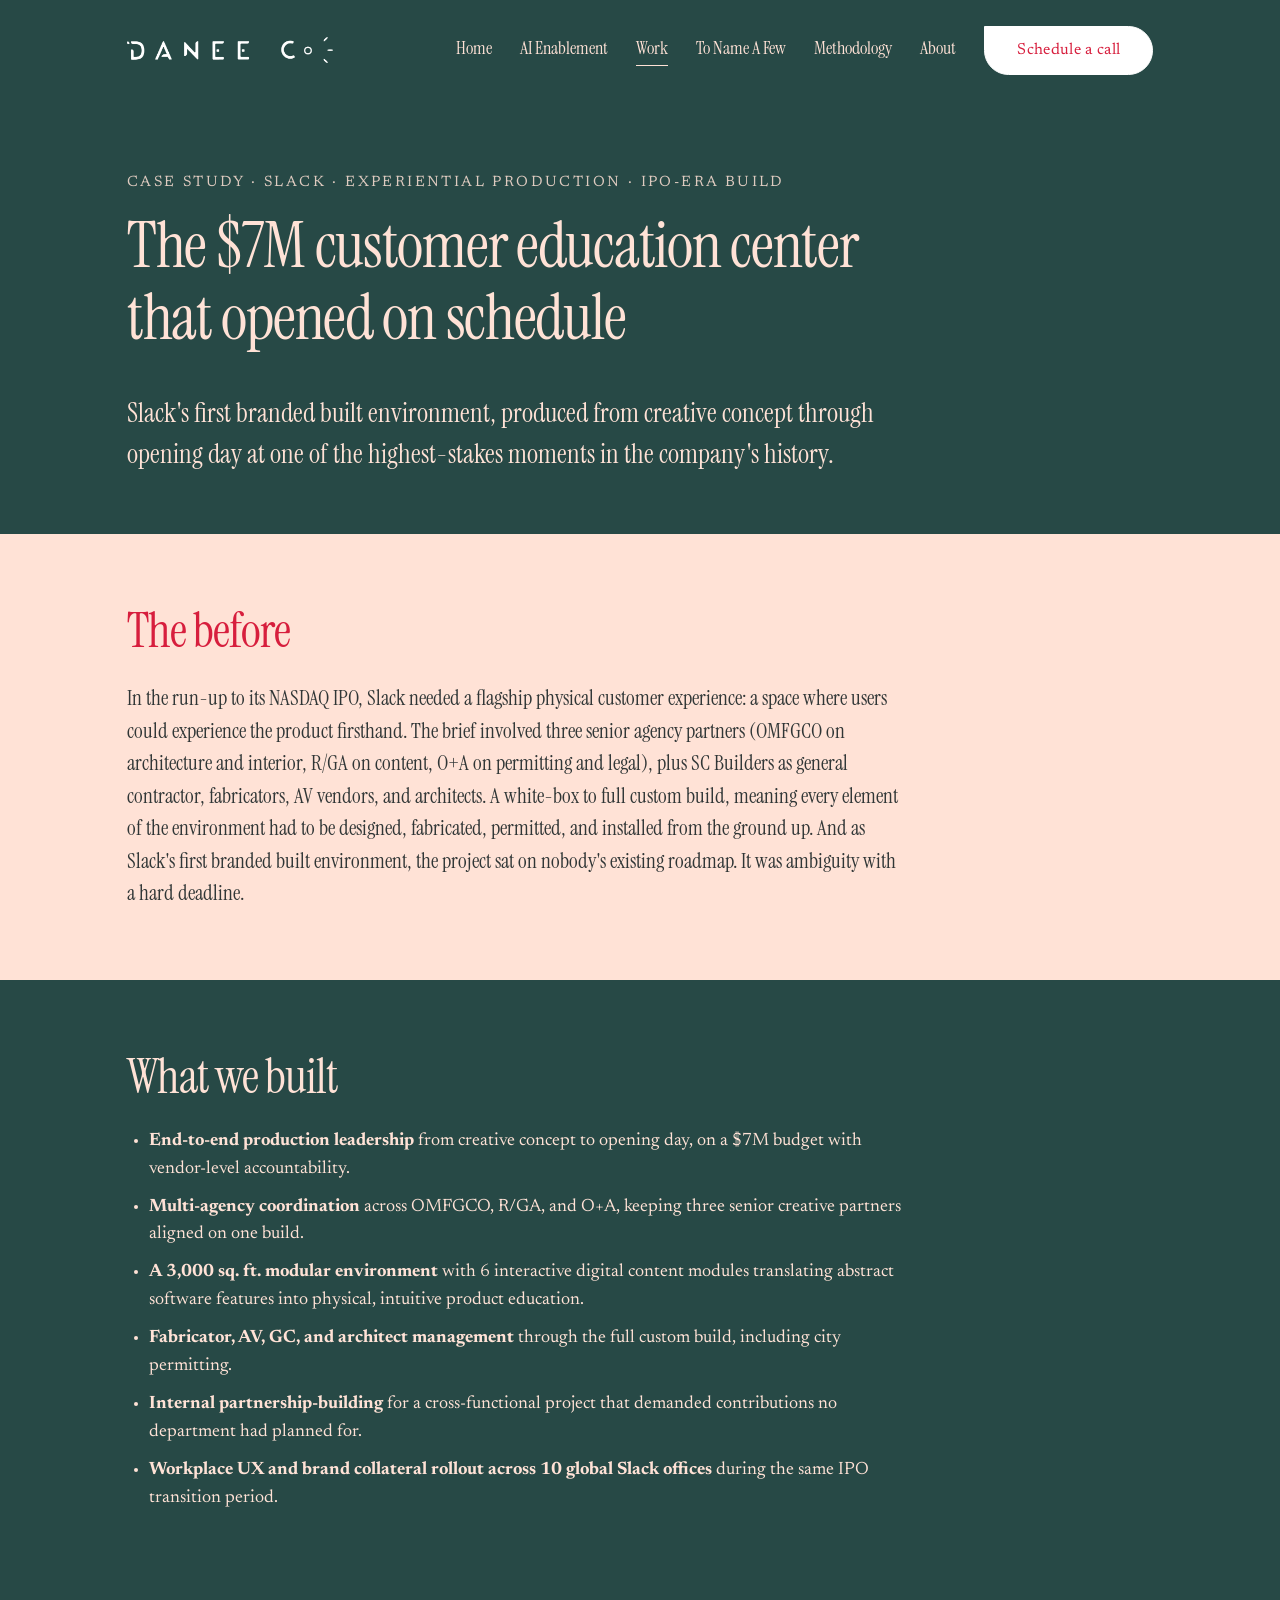
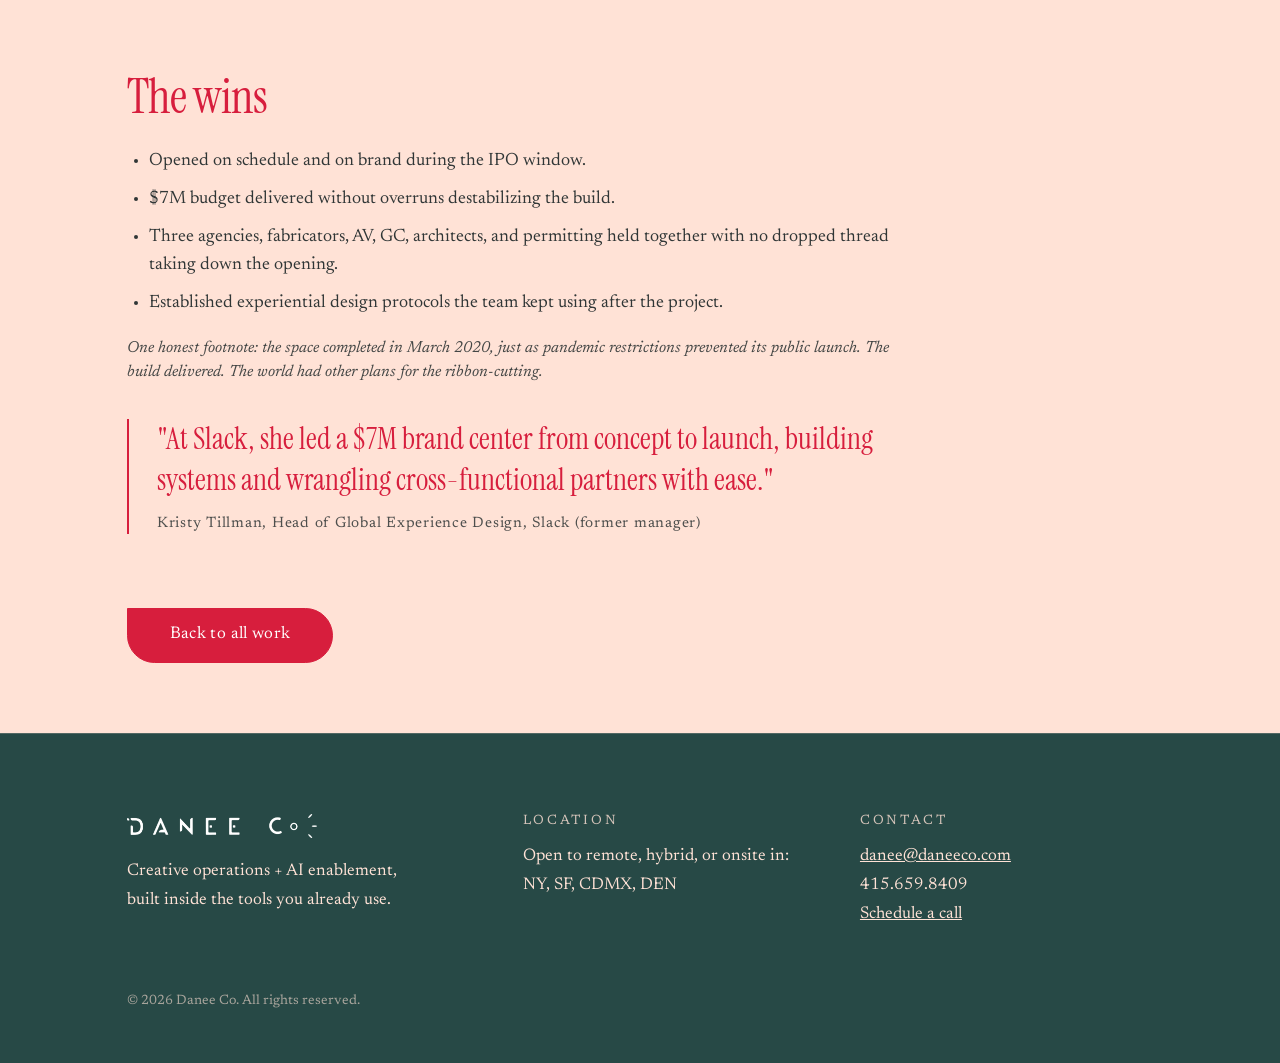
<file: case-study-slack-education-center.html>
<!DOCTYPE html>
<html lang="en">
<head>
<meta charset="utf-8">
<meta name="viewport" content="width=device-width, initial-scale=1">
<title>Case Study: Slack Customer Education Center · Danee Co</title>
<meta name="description" content="End-to-end production leadership of Slack's $7M customer education center during the IPO run-up: multi-agency coordination, fabrication, permitting, and an opening date that held.">
<link rel="preconnect" href="https://fonts.googleapis.com">
<link rel="preconnect" href="https://fonts.gstatic.com" crossorigin>
<link href="https://fonts.googleapis.com/css2?family=Instrument+Serif:ital@0;1&family=Newsreader:ital,opsz,wght@0,6..72,400;0,6..72,600;1,6..72,400&display=swap" rel="stylesheet">
<link rel="icon" href="data:image/svg+xml,%3Csvg xmlns='http://www.w3.org/2000/svg' viewBox='0 0 100 100'%3E%3Ctext y='80' font-size='80'%3E%E2%9C%A6%3C/text%3E%3C/svg%3E">
<link rel="stylesheet" href="css/styles.css?v=20260810d">
</head>
<body>

<header class="site">
  <div class="wrap">
    <a class="logo" href="index.html"><img src="assets/logo-white.webp" alt="Danee Co"></a>
    <nav class="main">
      <a href="index.html">Home</a>
      <a href="ai-enablement.html">AI Enablement</a>
      <a href="work.html" class="active">Work</a>
      <a href="to-name-a-few.html">To Name A Few</a>
      <a href="methodology.html">Methodology</a>
      <a href="about.html">About</a>
      <a class="btn" href="https://calendar.app.google/vu4WfipKh4AHsvBm7">Schedule a call</a>
    </nav>
  </div>
</header>

<section class="sec-green cs-hero">
  <div class="wrap">
    <p class="meta">Case study · Slack · Experiential production · IPO-era build</p>
    <h1 class="narrow">The $7M customer education center that opened on schedule</h1>
    <p class="lede mt-2 narrow">Slack's first branded built environment, produced from creative concept through opening day at one of the highest-stakes moments in the company's history.</p>
  </div>
</section>

<div class="cs-body">

<section class="sec-peach">
  <div class="wrap">
    <h2>The before</h2>
    <div class="prose" style="color:var(--ink);">
      <p>In the run-up to its NASDAQ IPO, Slack needed a flagship physical customer experience: a space where users could experience the product firsthand. The brief involved three senior agency partners (OMFGCO on architecture and interior, R/GA on content, O+A on permitting and legal), plus SC Builders as general contractor, fabricators, AV vendors, and architects. A white-box to full custom build, meaning every element of the environment had to be designed, fabricated, permitted, and installed from the ground up. And as Slack's first branded built environment, the project sat on nobody's existing roadmap. It was ambiguity with a hard deadline.</p>
    </div>
  </div>
</section>

<section class="sec-green">
  <div class="wrap">
    <h2>What we built</h2>
    <div class="prose">
      <ul>
        <li><strong>End-to-end production leadership</strong> from creative concept to opening day, on a $7M budget with vendor-level accountability.</li>
        <li><strong>Multi-agency coordination</strong> across OMFGCO, R/GA, and O+A, keeping three senior creative partners aligned on one build.</li>
        <li><strong>A 3,000 sq. ft. modular environment</strong> with 6 interactive digital content modules translating abstract software features into physical, intuitive product education.</li>
        <li><strong>Fabricator, AV, GC, and architect management</strong> through the full custom build, including city permitting.</li>
        <li><strong>Internal partnership-building</strong> for a cross-functional project that demanded contributions no department had planned for.</li>
        <li><strong>Workplace UX and brand collateral rollout across 10 global Slack offices</strong> during the same IPO transition period.</li>
      </ul>
    </div>
  </div>
</section>

<section class="sec-peach">
  <div class="wrap">
    <h2>The wins</h2>
    <div class="prose" style="color:var(--ink);">
      <ul>
        <li>Opened on schedule and on brand during the IPO window.</li>
        <li>$7M budget delivered without overruns destabilizing the build.</li>
        <li>Three agencies, fabricators, AV, GC, architects, and permitting held together with no dropped thread taking down the opening.</li>
        <li>Established experiential design protocols the team kept using after the project.</li>
      </ul>
      <p class="body-note">One honest footnote: the space completed in March 2020, just as pandemic restrictions prevented its public launch. The build delivered. The world had other plans for the ribbon-cutting.</p>
      <blockquote class="pull">"At Slack, she led a $7M brand center from concept to launch, building systems and wrangling cross-functional partners with ease."
        <cite style="color:var(--ink);">Kristy Tillman, Head of Global Experience Design, Slack (former manager)</cite>
      </blockquote>
    </div>
    <a class="btn on-light mt-2" href="work.html">Back to all work</a>
  </div>
</section>

</div>

<footer class="site">
  <div class="wrap">
    <div class="cols">
      <div>
        <a class="logo" href="index.html"><img src="assets/logo-white.webp" alt="Danee Co"></a>
        <p>Creative operations + AI enablement,<br>built inside the tools you already use.</p>
      </div>
      <div>
        <h4>Location</h4>
        <p>Open to remote, hybrid, or onsite in:<br>NY, SF, CDMX, DEN</p>
      </div>
      <div>
        <h4>Contact</h4>
        <p><a href="mailto:danee@daneeco.com">danee@daneeco.com</a><br>415.659.8409<br><a href="https://calendar.app.google/vu4WfipKh4AHsvBm7">Schedule a call</a></p>
      </div>
    </div>
    <p class="tiny">© 2026 Danee Co. All rights reserved.</p>
  </div>
</footer>

</body>
</html>
</file>
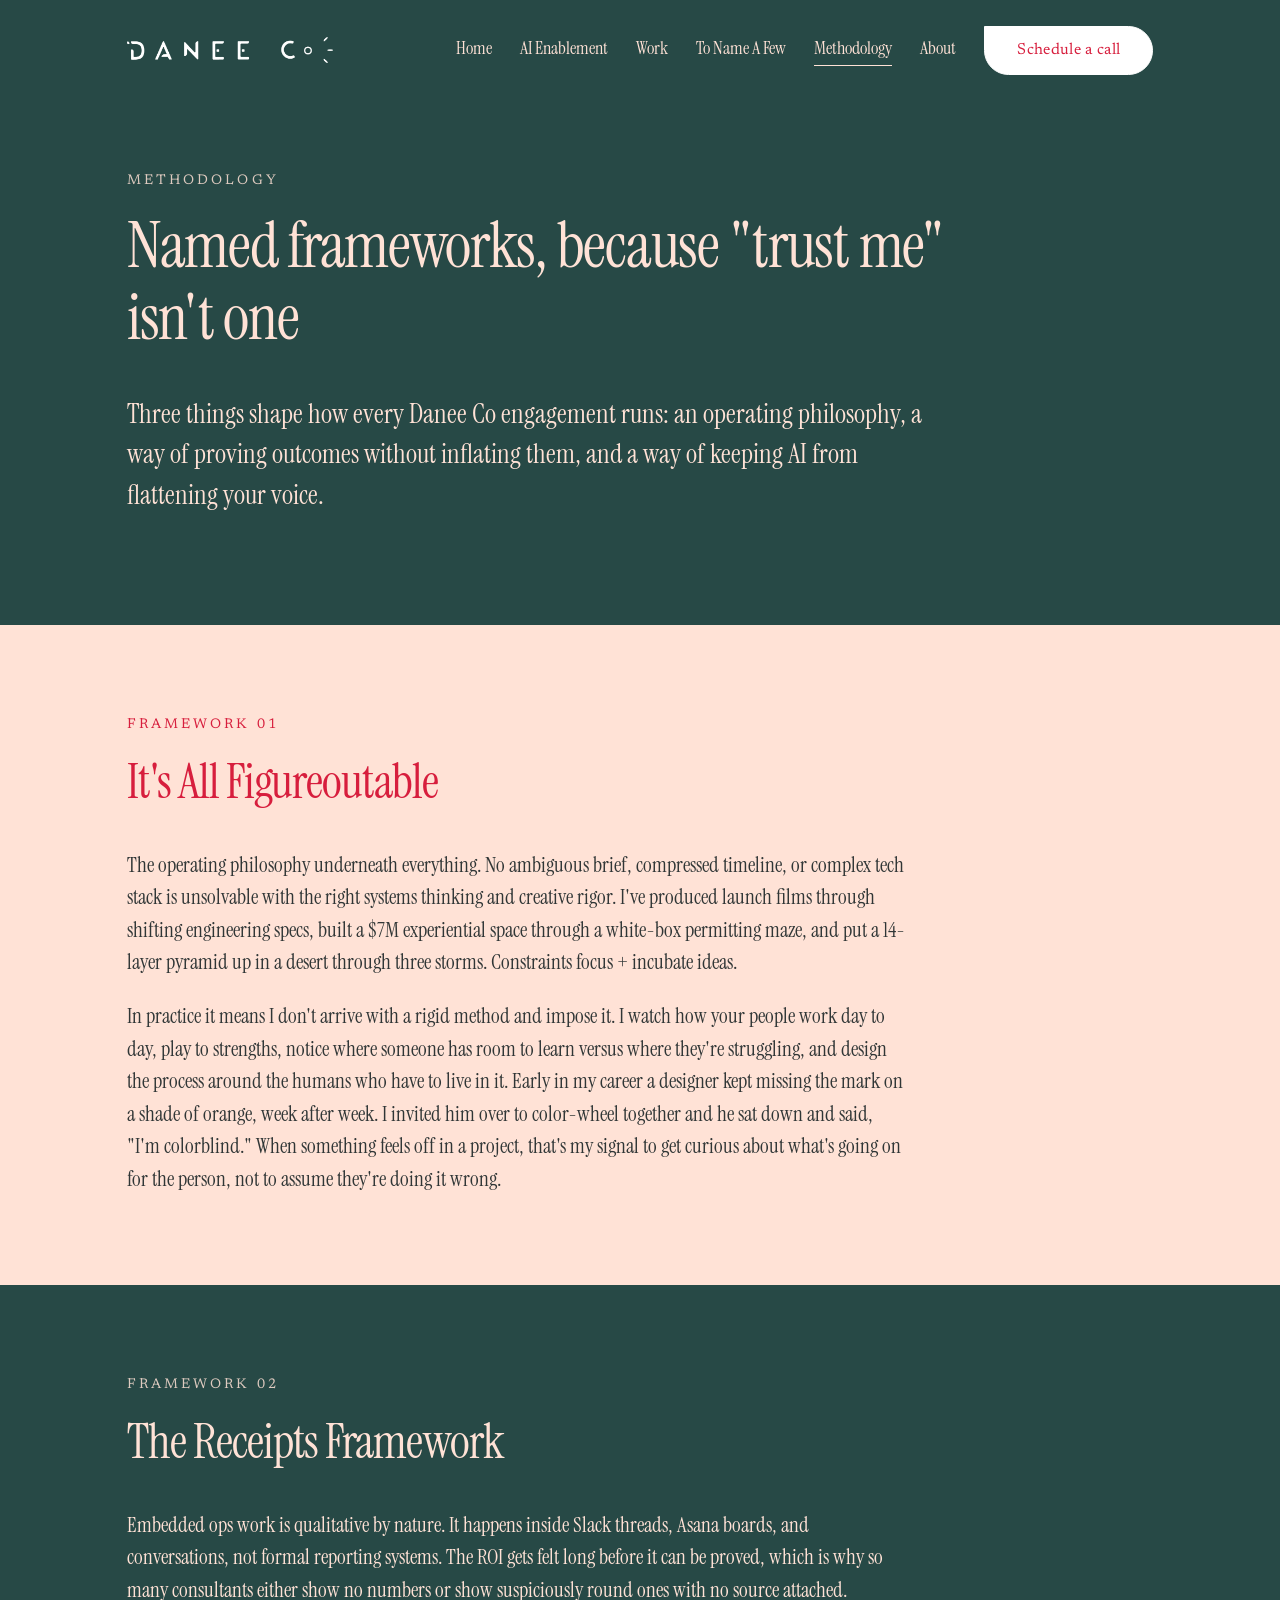
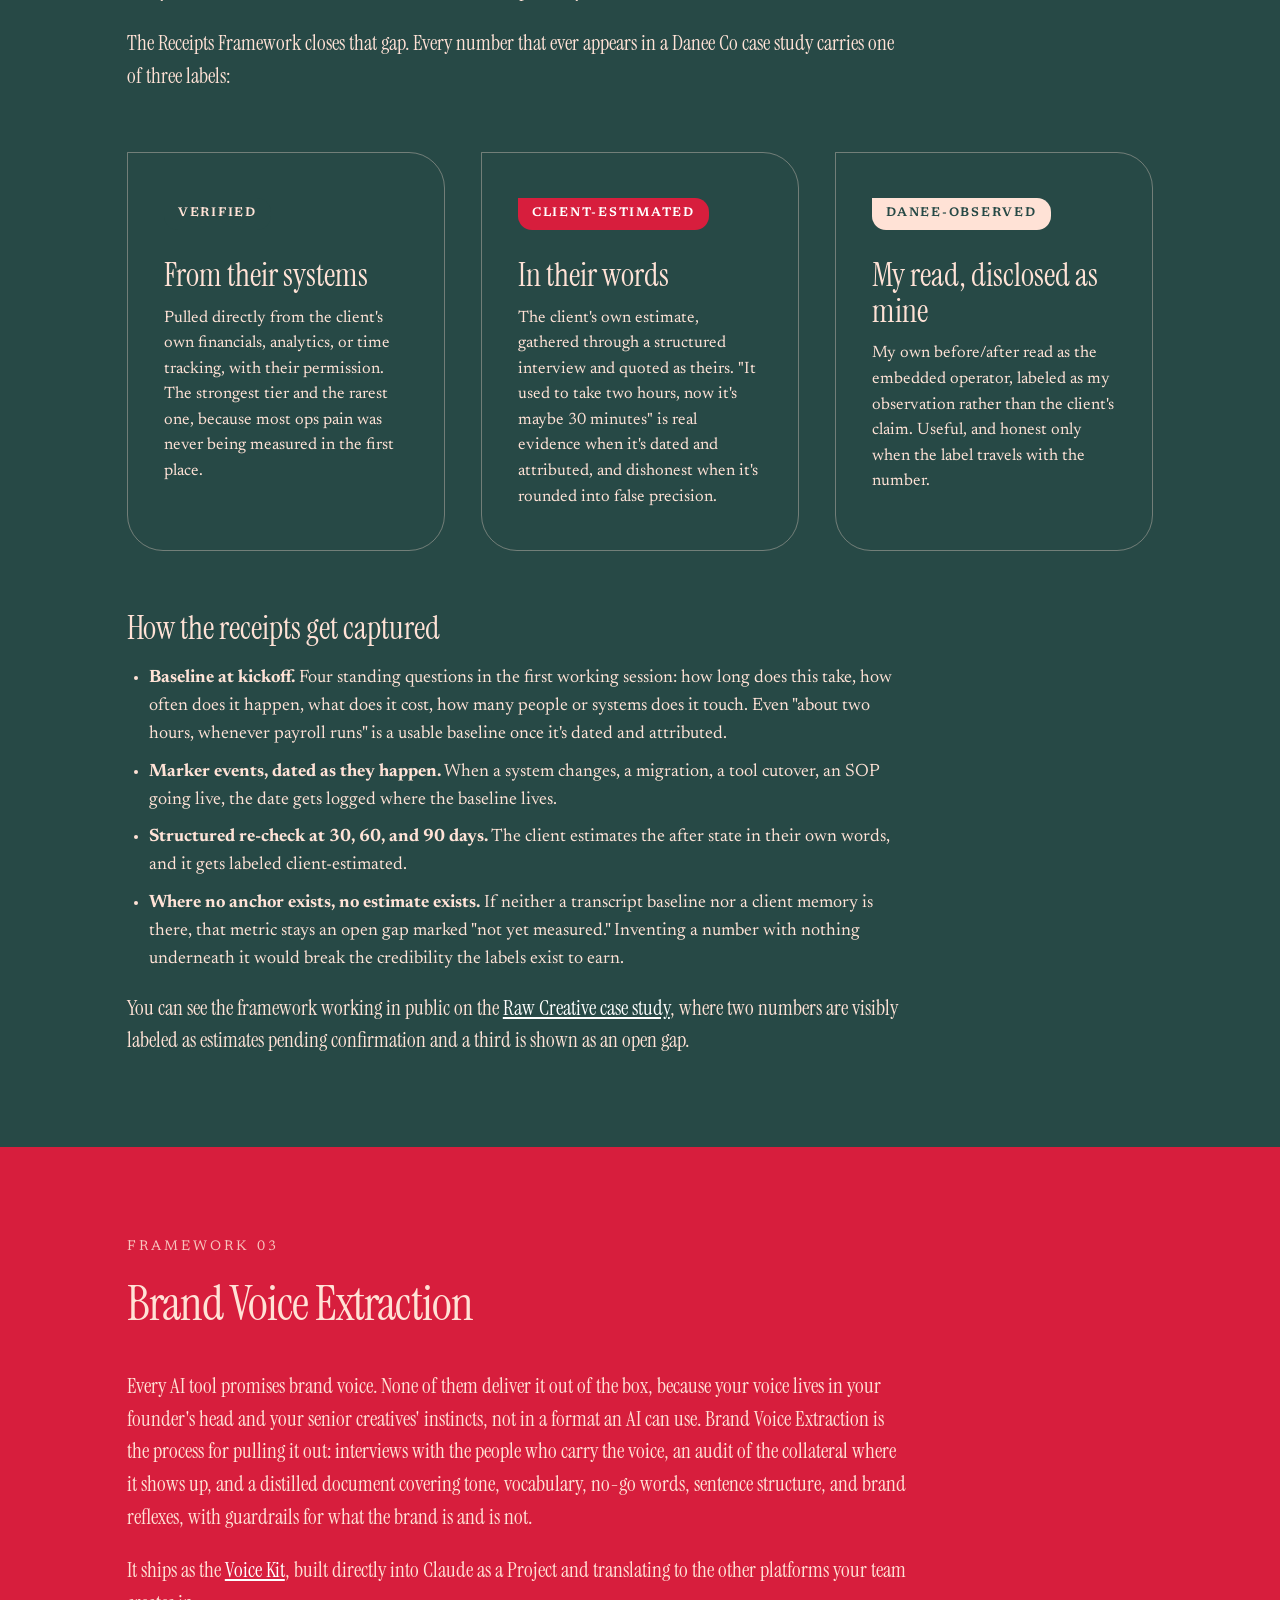
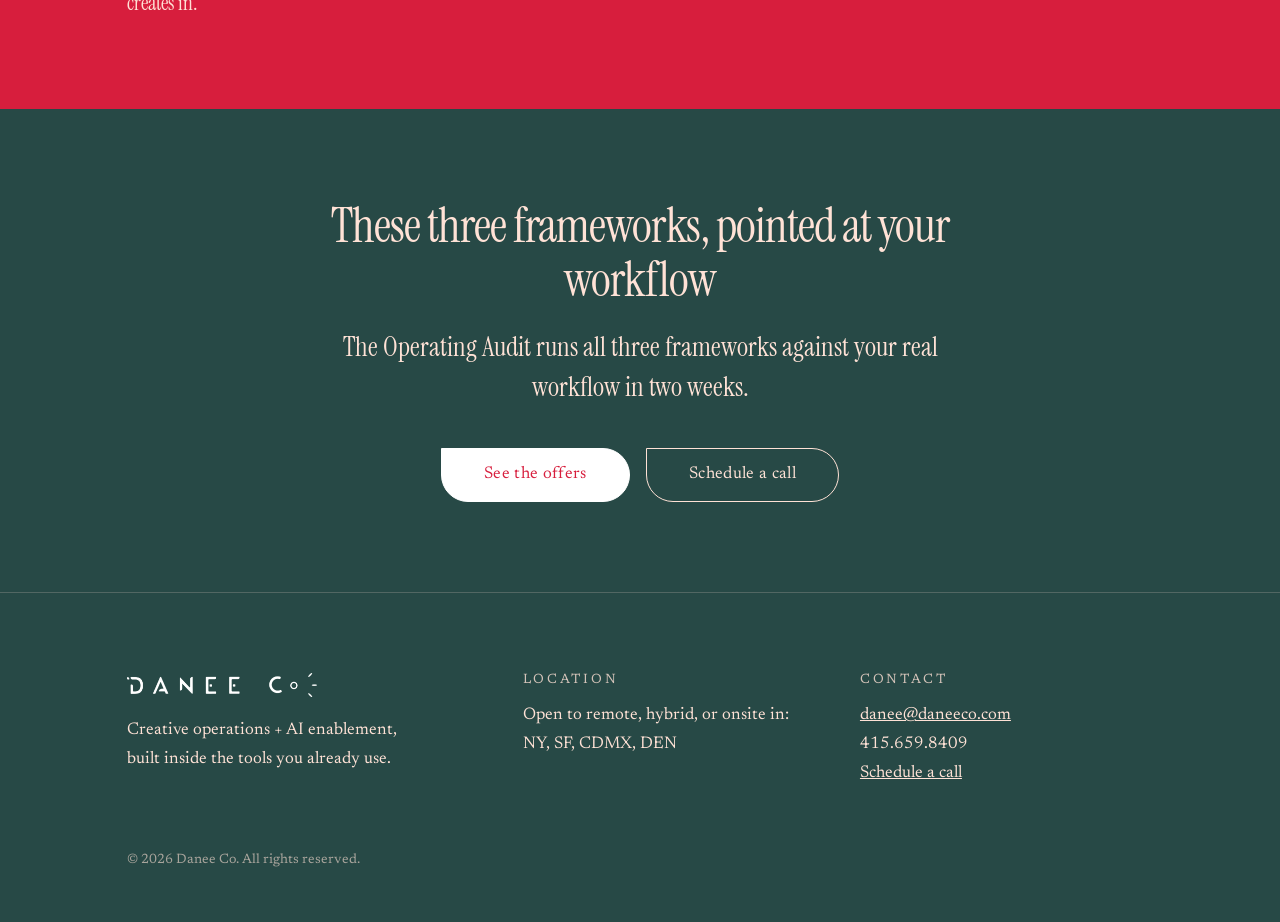
<file: methodology.html>
<!DOCTYPE html>
<html lang="en">
<head>
<meta charset="utf-8">
<meta name="viewport" content="width=device-width, initial-scale=1">
<title>Methodology · Danee Co</title>
<meta name="description" content="Danee Co's named frameworks: It's All Figureoutable, the Receipts Framework for honest ROI, and Brand Voice Extraction.">
<link rel="preconnect" href="https://fonts.googleapis.com">
<link rel="preconnect" href="https://fonts.gstatic.com" crossorigin>
<link href="https://fonts.googleapis.com/css2?family=Instrument+Serif:ital@0;1&family=Newsreader:ital,opsz,wght@0,6..72,400;0,6..72,600;1,6..72,400&display=swap" rel="stylesheet">
<link rel="icon" href="data:image/svg+xml,%3Csvg xmlns='http://www.w3.org/2000/svg' viewBox='0 0 100 100'%3E%3Ctext y='80' font-size='80'%3E%E2%9C%A6%3C/text%3E%3C/svg%3E">
<link rel="stylesheet" href="css/styles.css?v=20260810d">
</head>
<body>

<header class="site">
  <div class="wrap">
    <a class="logo" href="index.html"><img src="assets/logo-white.webp" alt="Danee Co"></a>
    <nav class="main">
      <a href="index.html">Home</a>
      <a href="ai-enablement.html">AI Enablement</a>
      <a href="work.html">Work</a>
      <a href="to-name-a-few.html">To Name A Few</a>
      <a href="methodology.html" class="active">Methodology</a>
      <a href="about.html">About</a>
      <a class="btn" href="https://calendar.app.google/vu4WfipKh4AHsvBm7">Schedule a call</a>
    </nav>
  </div>
</header>

<section class="sec-green hero">
  <div class="wrap">
    <span class="eyebrow">Methodology</span>
    <h1 class="narrow">Named frameworks, because "trust me" isn't one</h1>
    <p class="lede mt-2 narrow">Three things shape how every Danee Co engagement runs: an operating philosophy, a way of proving outcomes without inflating them, and a way of keeping AI from flattening your voice.</p>
  </div>
</section>

<section class="sec-peach">
  <div class="wrap">
    <span class="eyebrow">Framework 01</span>
    <h2>It's All Figureoutable</h2>
    <div class="prose mt-2" style="color:var(--ink);">
      <p>The operating philosophy underneath everything. No ambiguous brief, compressed timeline, or complex tech stack is unsolvable with the right systems thinking and creative rigor. I've produced launch films through shifting engineering specs, built a $7M experiential space through a white-box permitting maze, and put a 14-layer pyramid up in a desert through three storms. Constraints focus + incubate ideas.</p>
      <p>In practice it means I don't arrive with a rigid method and impose it. I watch how your people work day to day, play to strengths, notice where someone has room to learn versus where they're struggling, and design the process around the humans who have to live in it. Early in my career a designer kept missing the mark on a shade of orange, week after week. I invited him over to color-wheel together and he sat down and said, "I'm colorblind." When something feels off in a project, that's my signal to get curious about what's going on for the person, not to assume they're doing it wrong.</p>
    </div>
  </div>
</section>

<section class="sec-green">
  <div class="wrap">
    <span class="eyebrow">Framework 02</span>
    <h2>The Receipts Framework</h2>
    <div class="prose mt-2">
      <p>Embedded ops work is qualitative by nature. It happens inside Slack threads, Asana boards, and conversations, not formal reporting systems. The ROI gets felt long before it can be proved, which is why so many consultants either show no numbers or show suspiciously round ones with no source attached.</p>
      <p>The Receipts Framework closes that gap. Every number that ever appears in a Danee Co case study carries one of three labels:</p>
    </div>
    <div class="grid-3 mt-3">
      <div class="card">
        <span class="tag verified">Verified</span>
        <h3 class="mt-1">From their systems</h3>
        <p style="font-family:var(--text); font-size:16.5px;">Pulled directly from the client's own financials, analytics, or time tracking, with their permission. The strongest tier and the rarest one, because most ops pain was never being measured in the first place.</p>
      </div>
      <div class="card">
        <span class="tag estimate">Client-estimated</span>
        <h3 class="mt-1">In their words</h3>
        <p style="font-family:var(--text); font-size:16.5px;">The client's own estimate, gathered through a structured interview and quoted as theirs. "It used to take two hours, now it's maybe 30 minutes" is real evidence when it's dated and attributed, and dishonest when it's rounded into false precision.</p>
      </div>
      <div class="card">
        <span class="tag" style="background:var(--peach); color:var(--green);">Danee-observed</span>
        <h3 class="mt-1">My read, disclosed as mine</h3>
        <p style="font-family:var(--text); font-size:16.5px;">My own before/after read as the embedded operator, labeled as my observation rather than the client's claim. Useful, and honest only when the label travels with the number.</p>
      </div>
    </div>
    <div class="prose mt-3">
      <h3>How the receipts get captured</h3>
      <ul>
        <li><strong>Baseline at kickoff.</strong> Four standing questions in the first working session: how long does this take, how often does it happen, what does it cost, how many people or systems does it touch. Even "about two hours, whenever payroll runs" is a usable baseline once it's dated and attributed.</li>
        <li><strong>Marker events, dated as they happen.</strong> When a system changes, a migration, a tool cutover, an SOP going live, the date gets logged where the baseline lives.</li>
        <li><strong>Structured re-check at 30, 60, and 90 days.</strong> The client estimates the after state in their own words, and it gets labeled client-estimated.</li>
        <li><strong>Where no anchor exists, no estimate exists.</strong> If neither a transcript baseline nor a client memory is there, that metric stays an open gap marked "not yet measured." Inventing a number with nothing underneath it would break the credibility the labels exist to earn.</li>
      </ul>
      <p>You can see the framework working in public on the <a href="case-study-raw-creative.html" style="color:var(--white);">Raw Creative case study</a>, where two numbers are visibly labeled as estimates pending confirmation and a third is shown as an open gap.</p>
    </div>
  </div>
</section>

<section class="sec-red">
  <div class="wrap">
    <span class="eyebrow">Framework 03</span>
    <h2>Brand Voice Extraction</h2>
    <div class="prose mt-2">
      <p>Every AI tool promises brand voice. None of them deliver it out of the box, because your voice lives in your founder's head and your senior creatives' instincts, not in a format an AI can use. Brand Voice Extraction is the process for pulling it out: interviews with the people who carry the voice, an audit of the collateral where it shows up, and a distilled document covering tone, vocabulary, no-go words, sentence structure, and brand reflexes, with guardrails for what the brand is and is not.</p>
      <p>It ships as the <a href="ai-enablement.html" style="color:var(--white);">Voice Kit</a>, built directly into Claude as a Project and translating to the other platforms your team creates in.</p>
    </div>
  </div>
</section>

<section class="sec-green center">
  <div class="wrap narrow-center">
    <h2>These three frameworks, pointed at your workflow</h2>
    <p class="lede mt-1">The Operating Audit runs all three frameworks against your real workflow in two weeks.</p>
    <div class="mt-2" style="display:flex; gap:16px; flex-wrap:wrap; justify-content:center;">
      <a class="btn" href="ai-enablement.html">See the offers</a>
      <a class="btn ghost" href="https://calendar.app.google/vu4WfipKh4AHsvBm7">Schedule a call</a>
    </div>
  </div>
</section>

<footer class="site">
  <div class="wrap">
    <div class="cols">
      <div>
        <a class="logo" href="index.html"><img src="assets/logo-white.webp" alt="Danee Co"></a>
        <p>Creative operations + AI enablement,<br>built inside the tools you already use.</p>
      </div>
      <div>
        <h4>Location</h4>
        <p>Open to remote, hybrid, or onsite in:<br>NY, SF, CDMX, DEN</p>
      </div>
      <div>
        <h4>Contact</h4>
        <p><a href="mailto:danee@daneeco.com">danee@daneeco.com</a><br>415.659.8409<br><a href="https://calendar.app.google/vu4WfipKh4AHsvBm7">Schedule a call</a></p>
      </div>
    </div>
    <p class="tiny">© 2026 Danee Co. All rights reserved.</p>
  </div>
</footer>

</body>
</html>
</file>
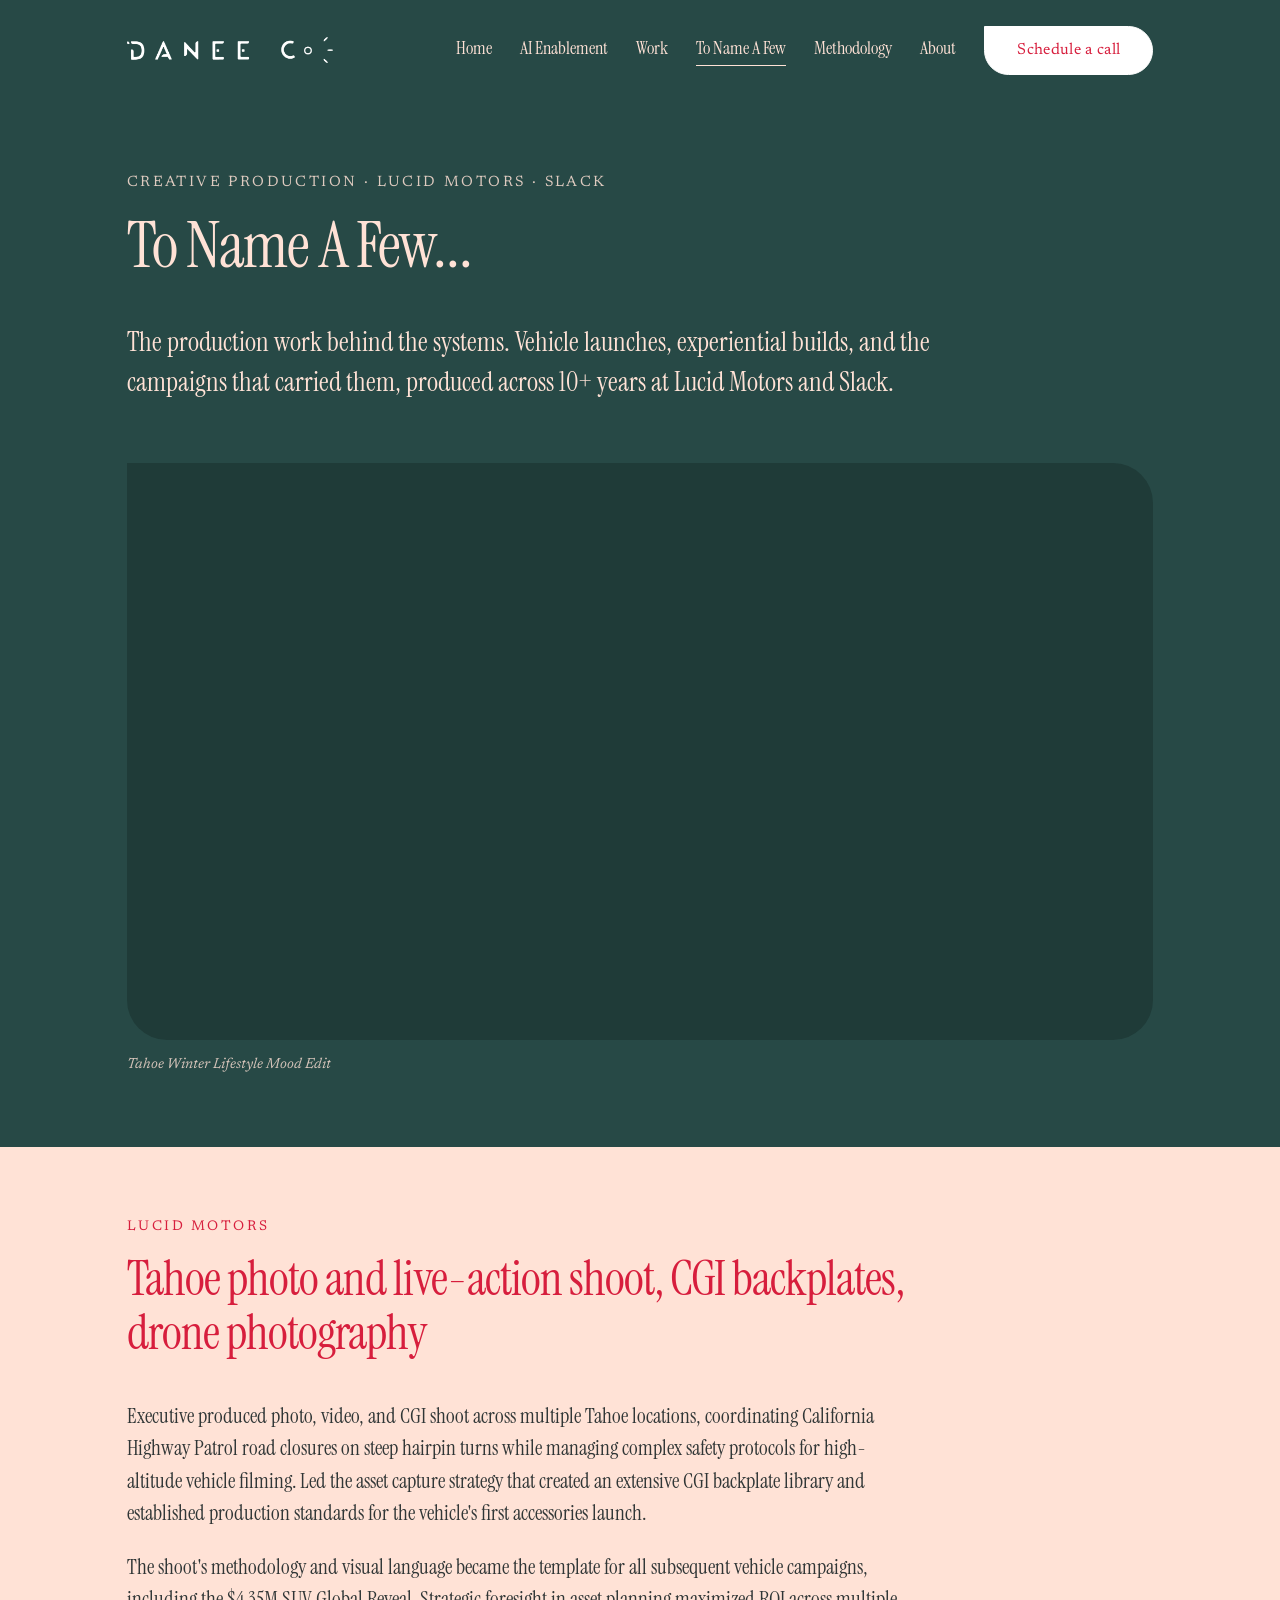
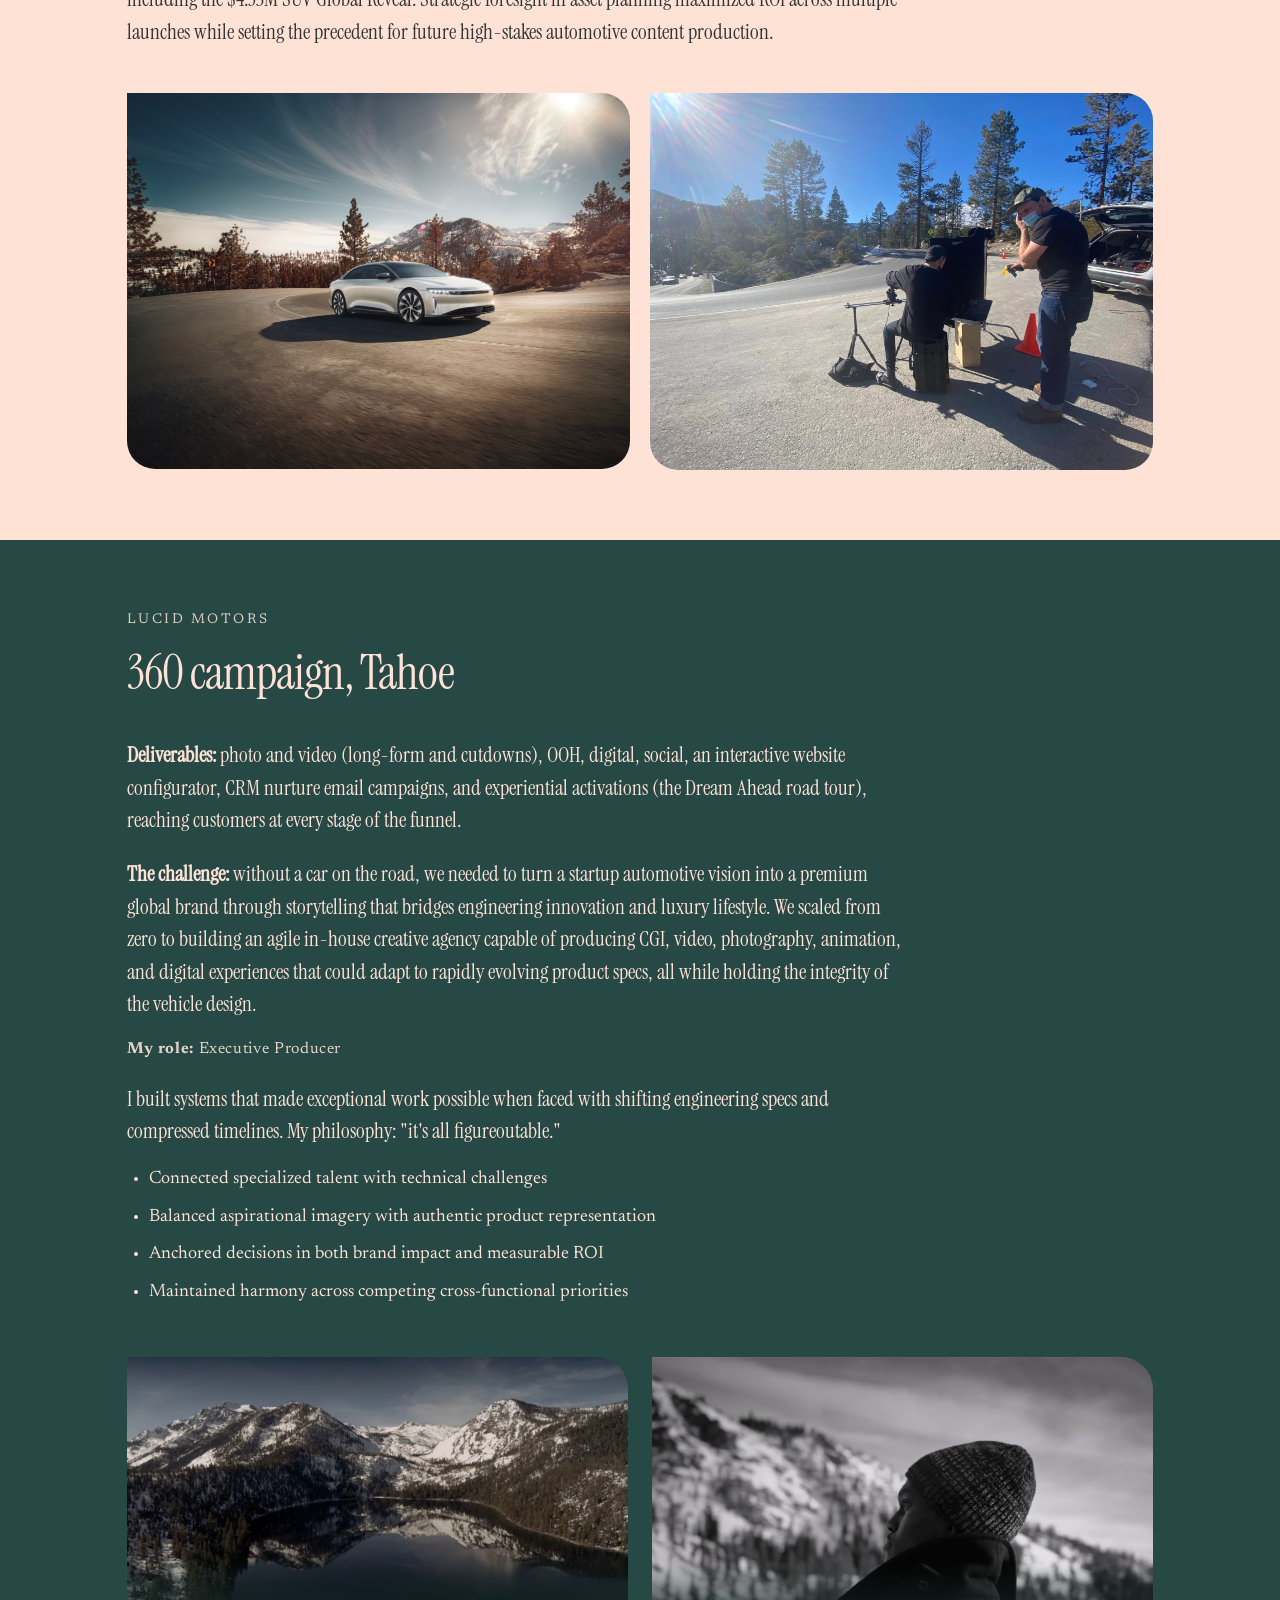
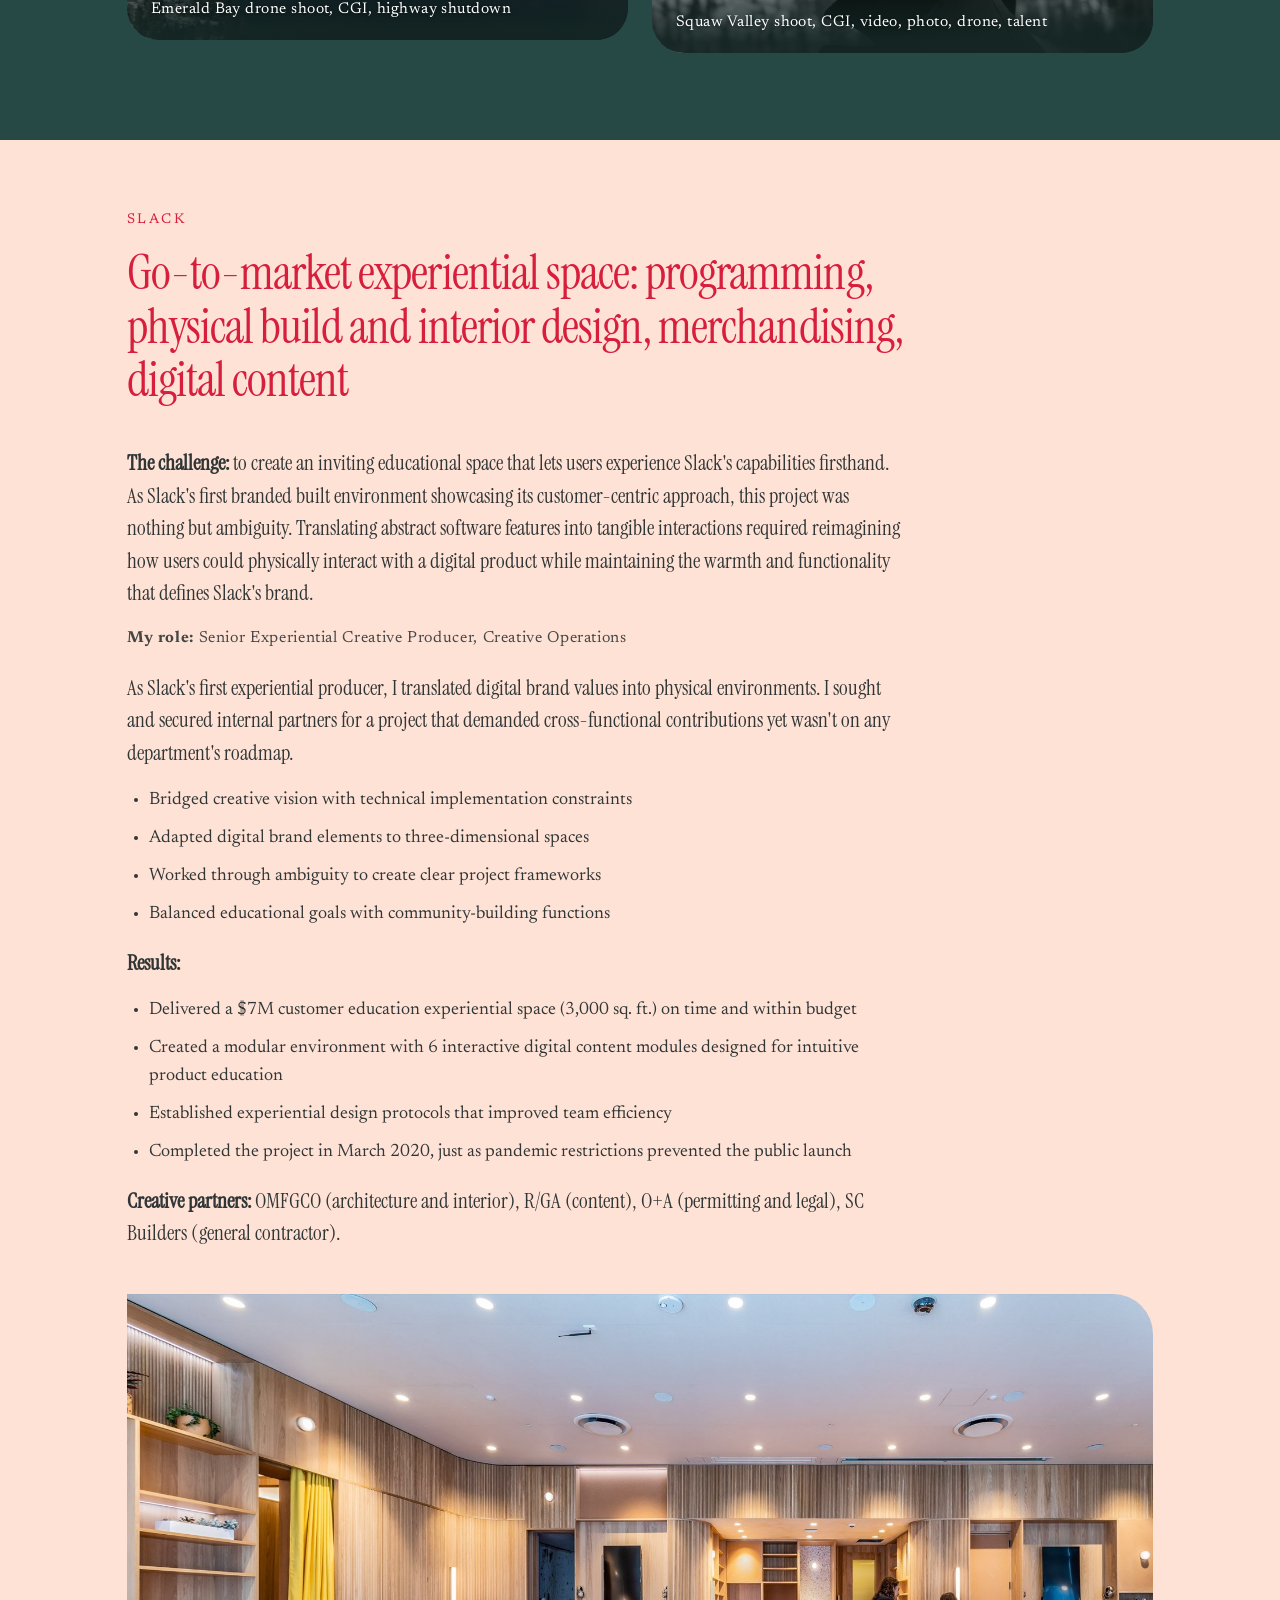
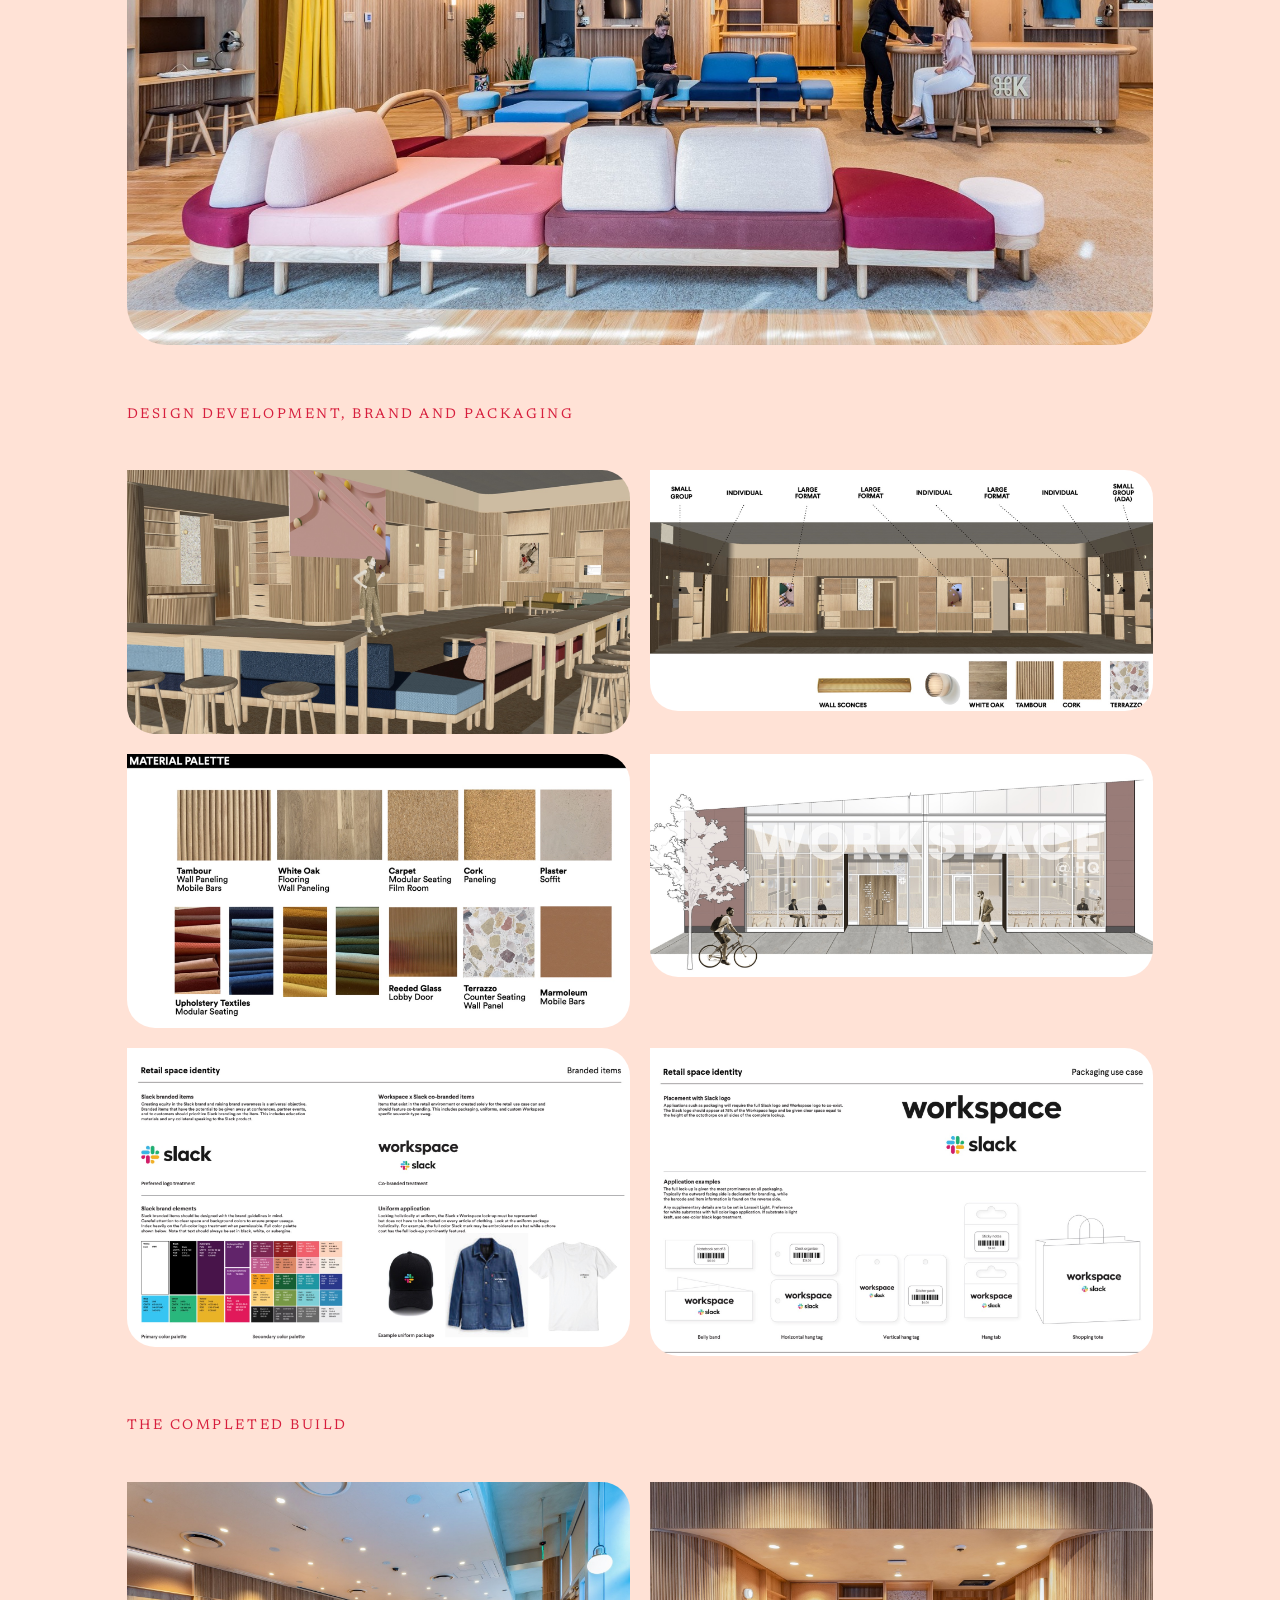
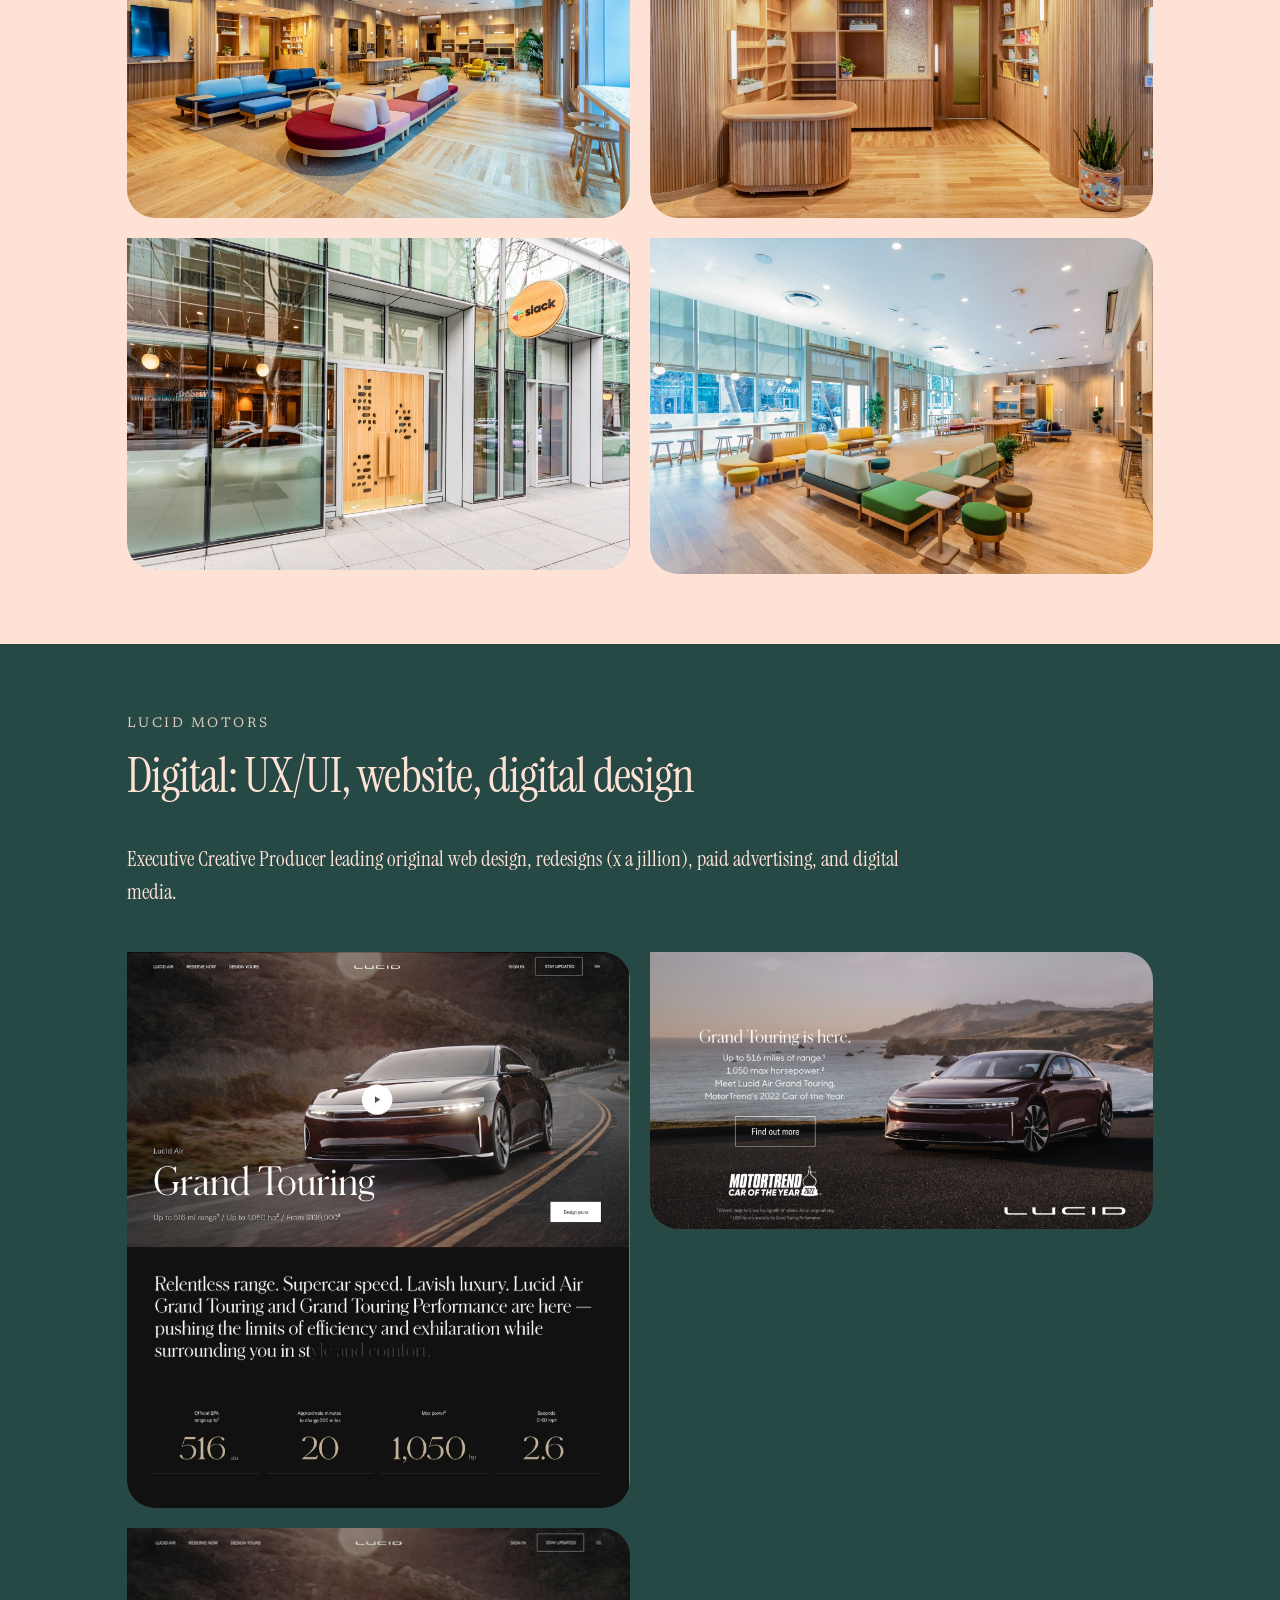
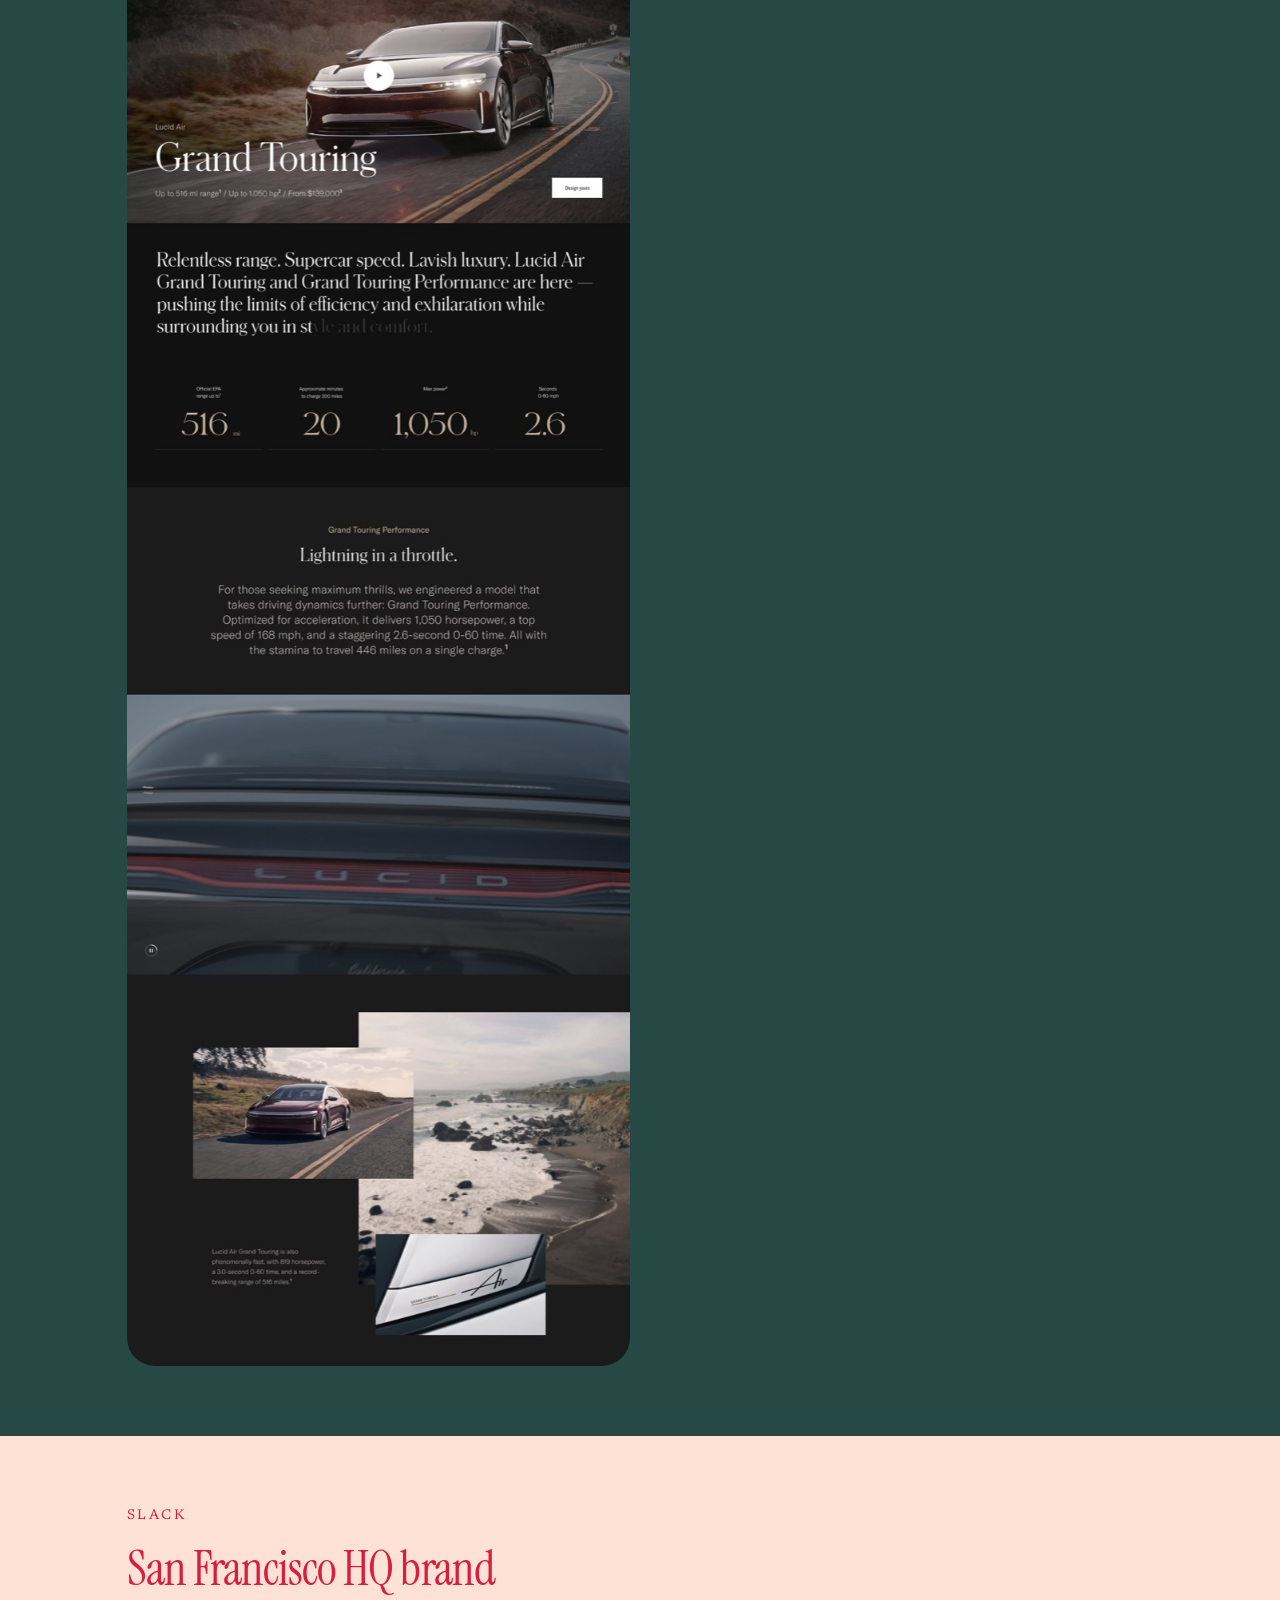
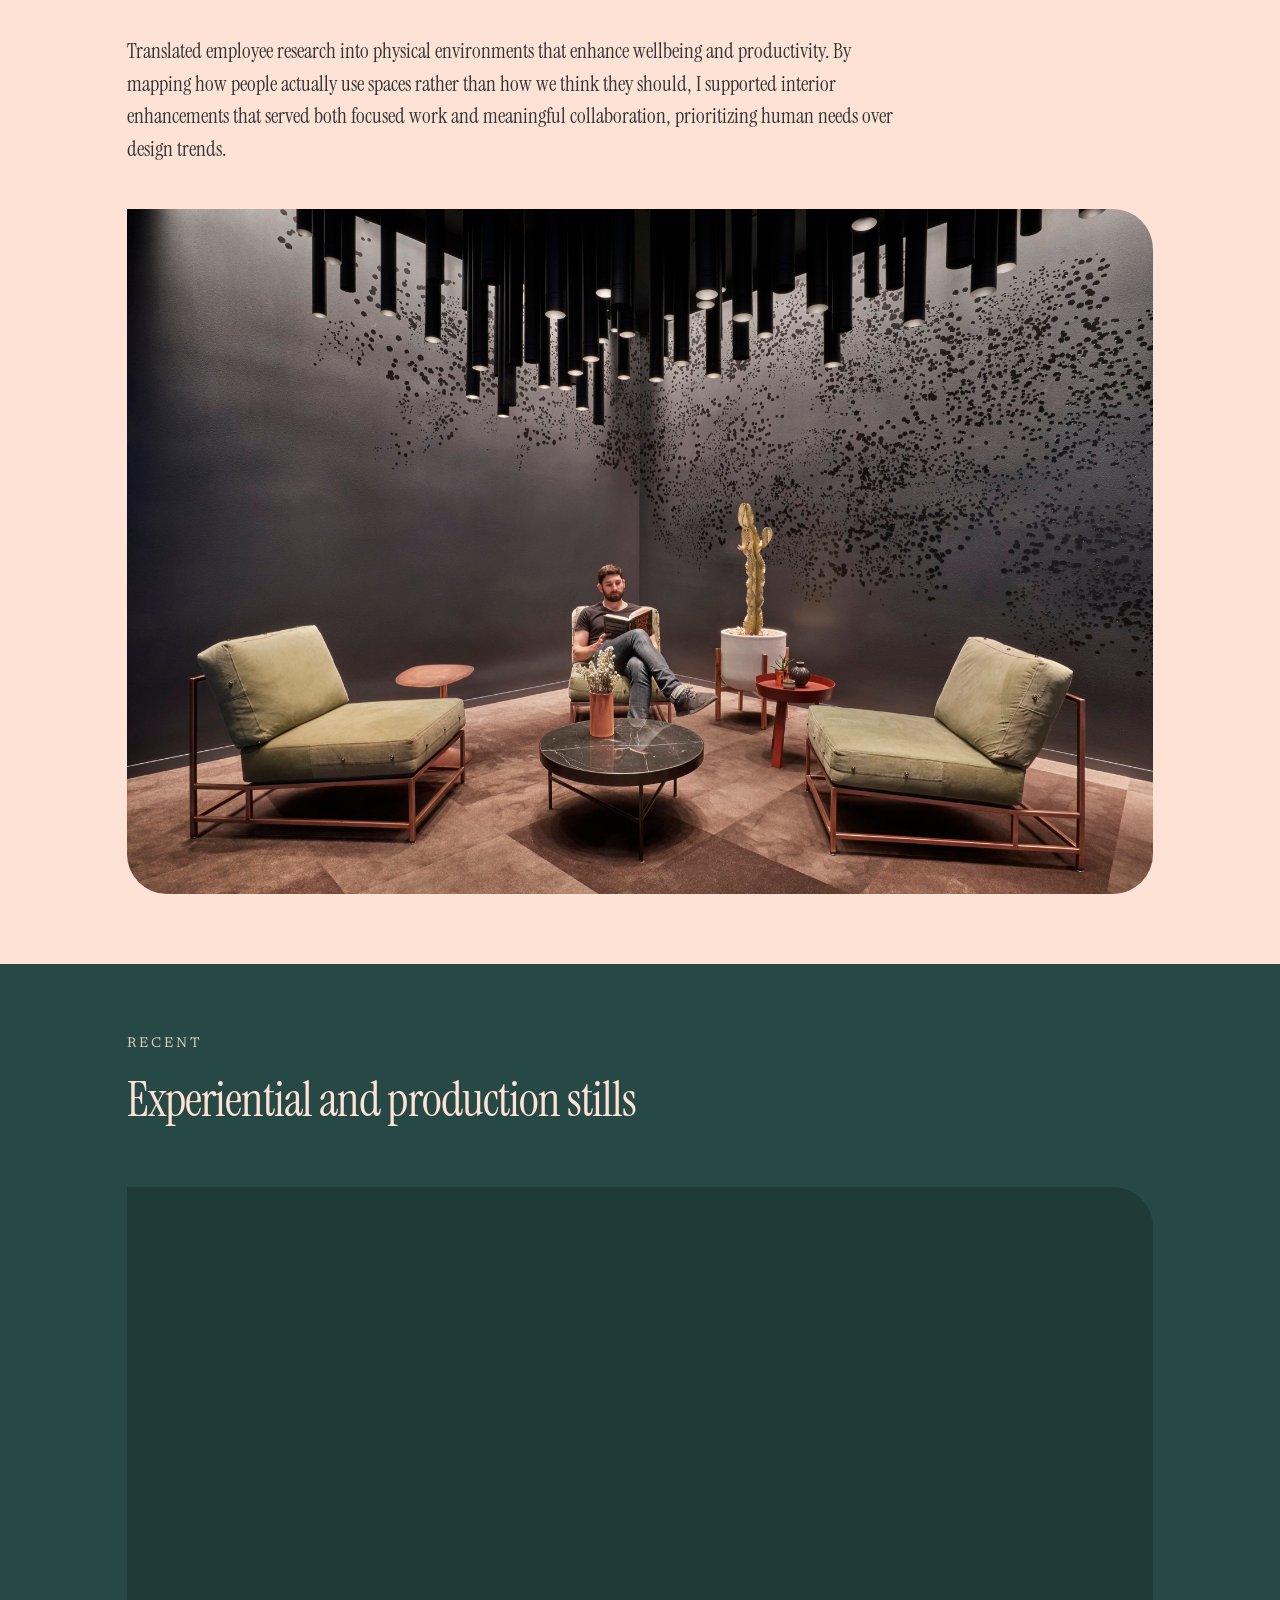
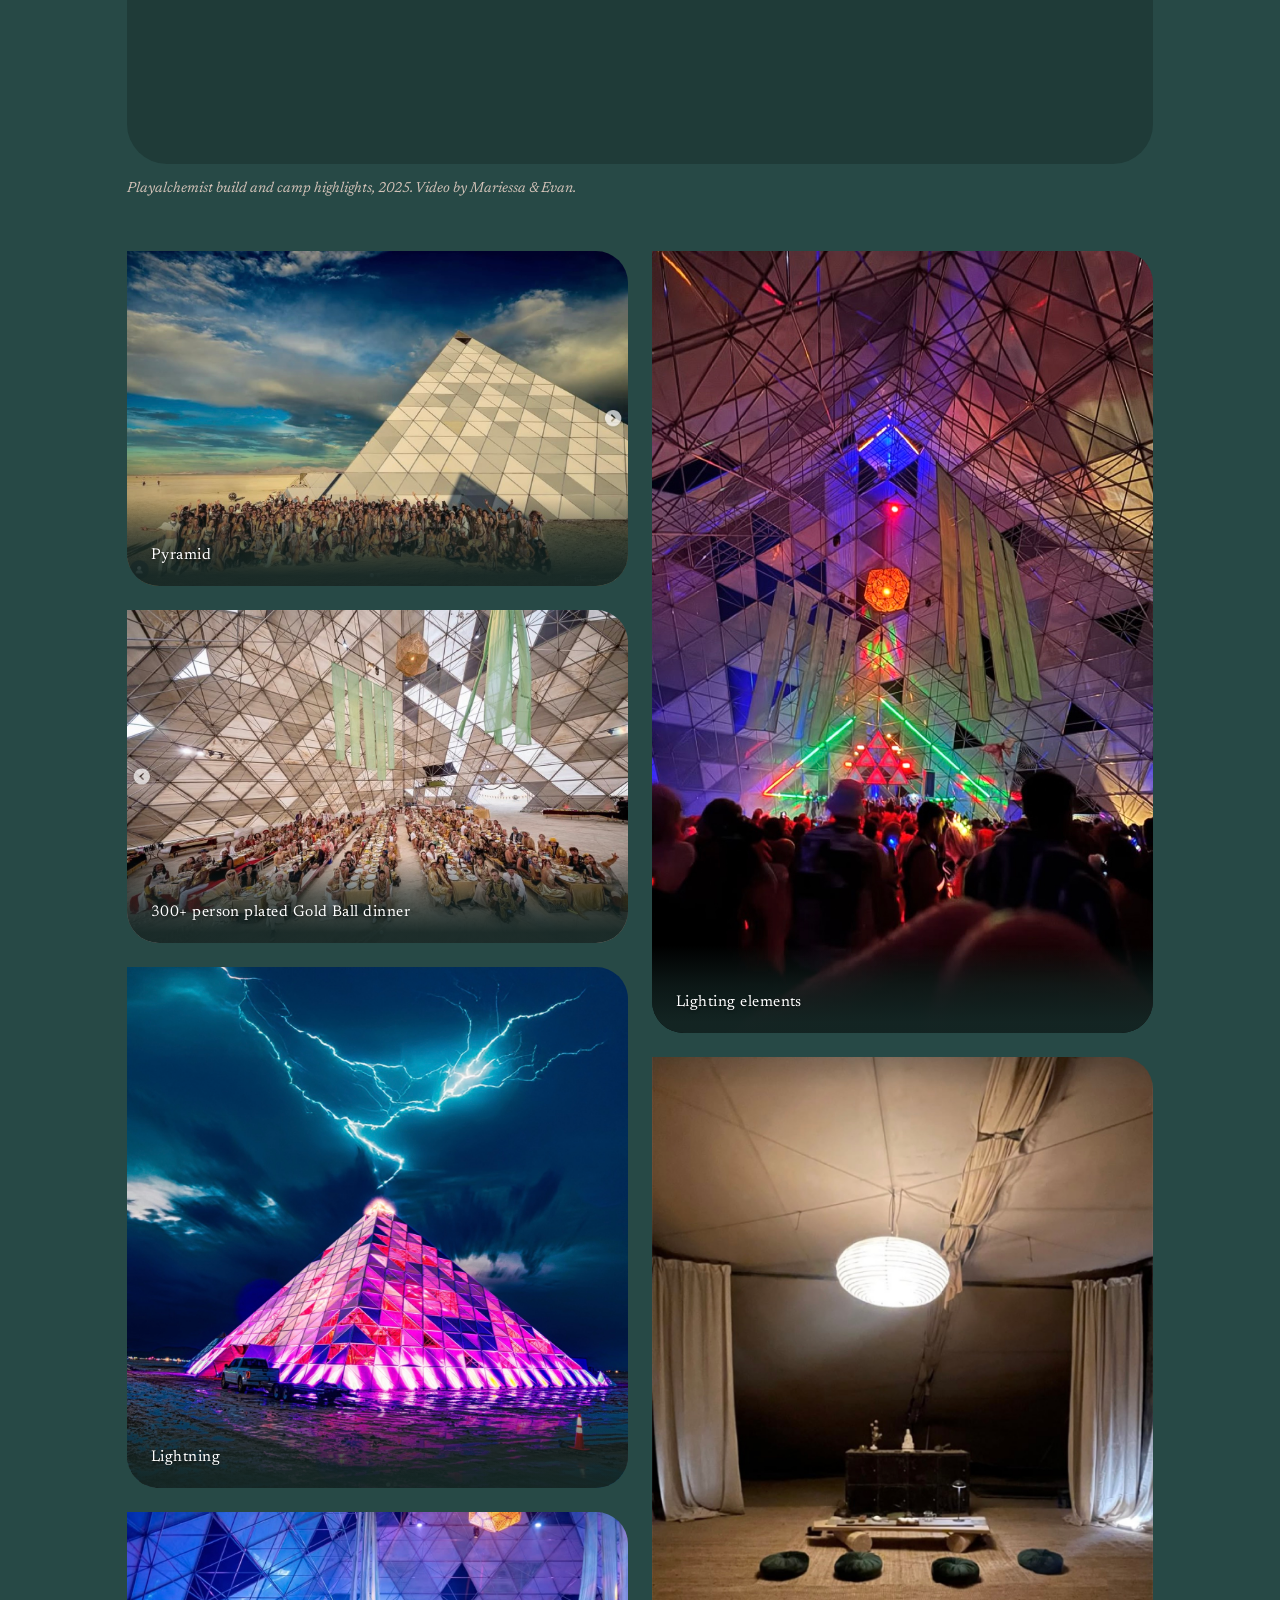
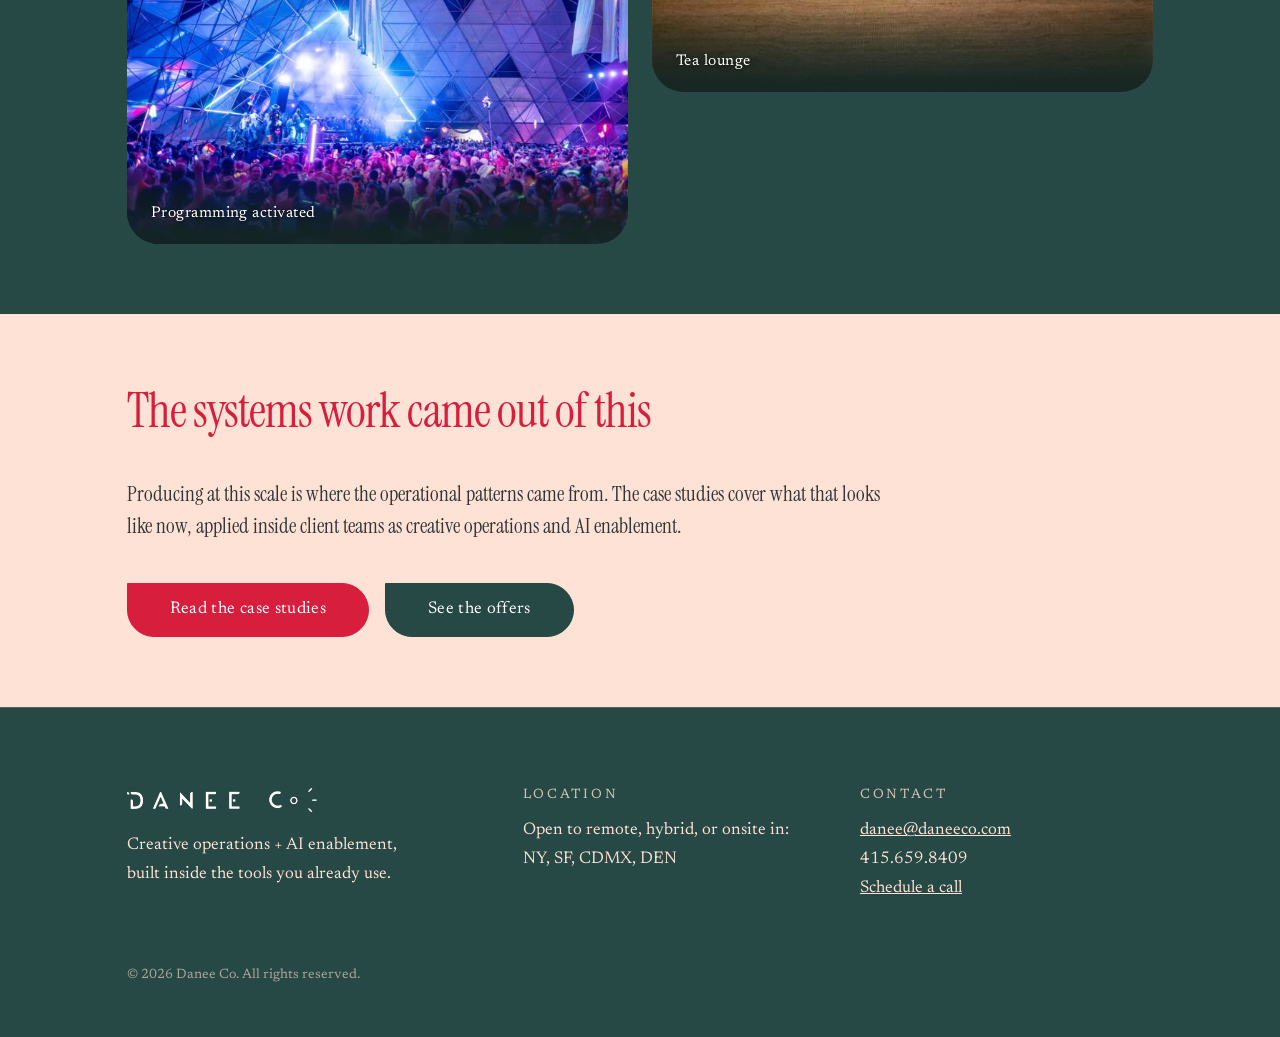
<file: photovideo.html>
<!DOCTYPE html>
<html lang="en">
<head>
<meta charset="utf-8">
<title>Moved · Danee Co</title>
<meta name="robots" content="noindex">
<link rel="canonical" href="https://daneeco.com/to-name-a-few.html">
<meta http-equiv="refresh" content="0; url=/to-name-a-few.html">
<script>location.replace("/to-name-a-few.html");</script>
</head>
<body><p>This page moved. <a href="/to-name-a-few.html">Continue to the production work</a>.</p></body>
</html>
</file>
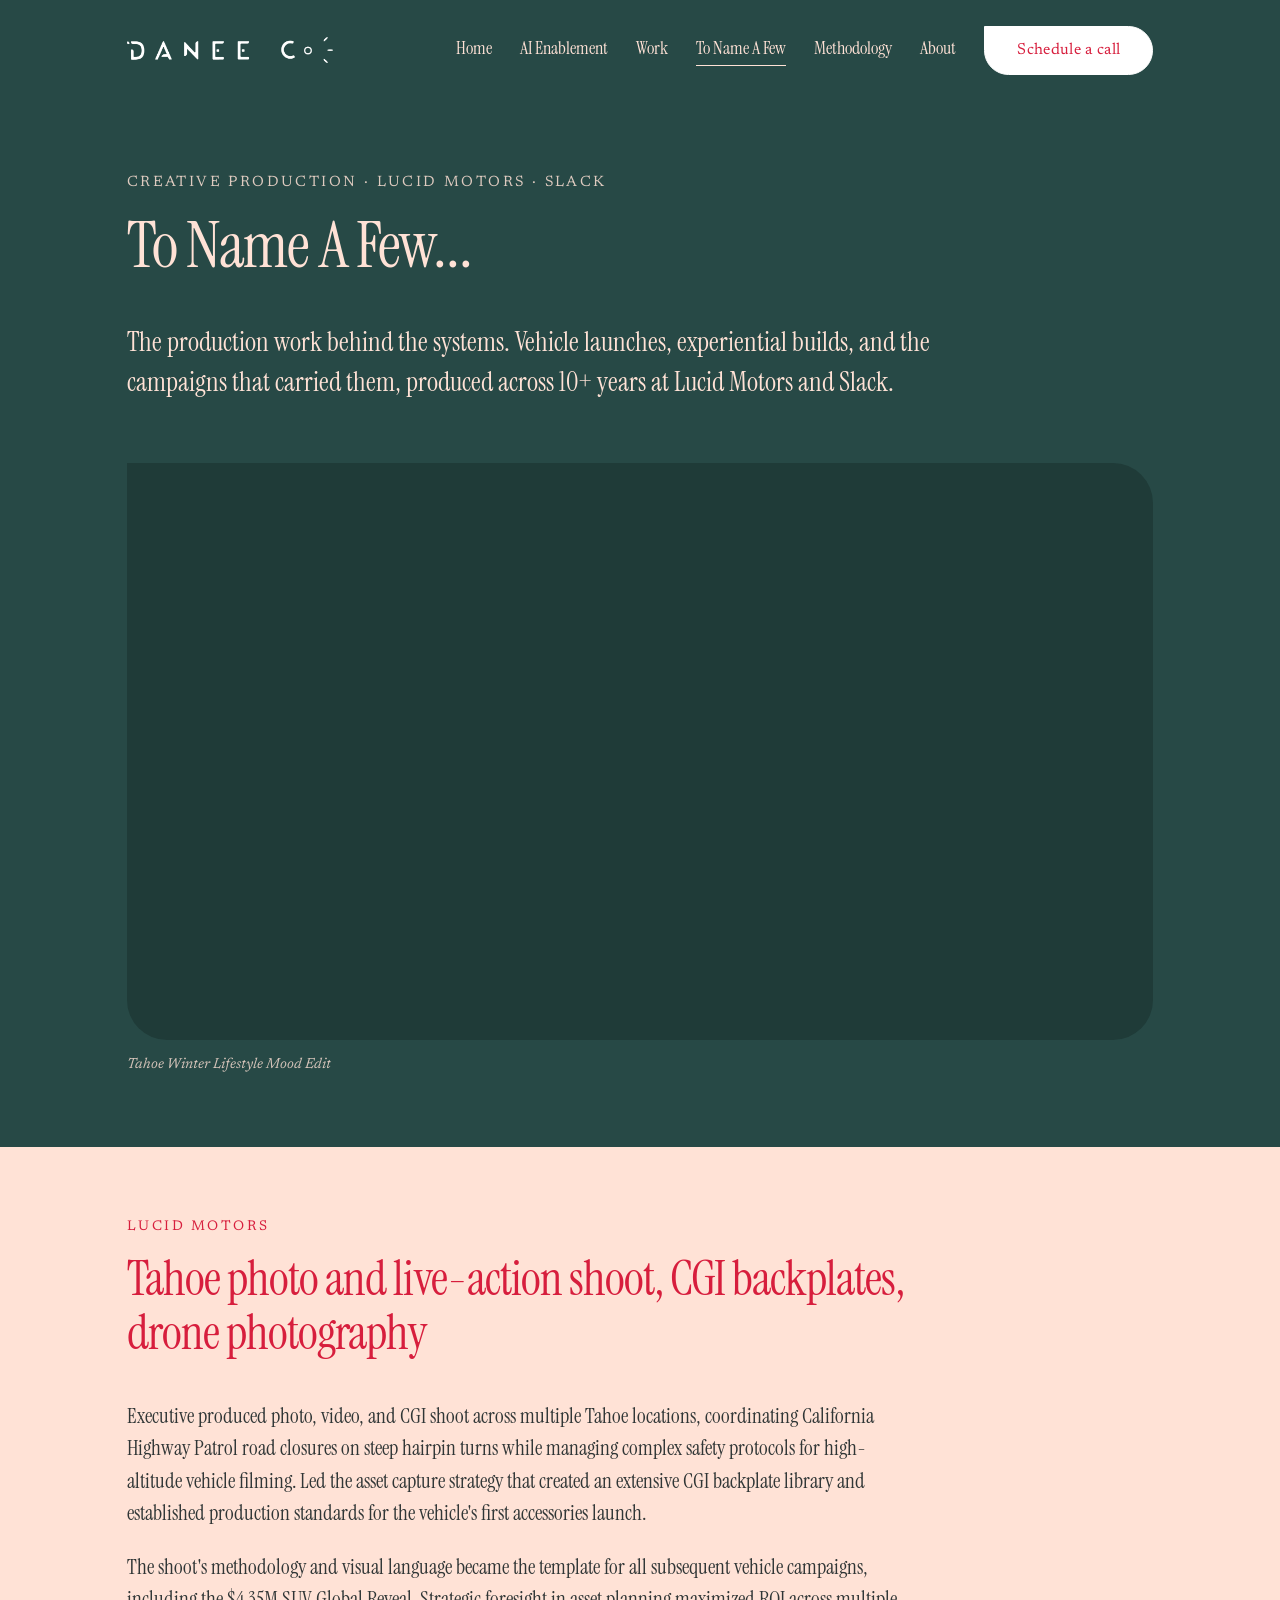
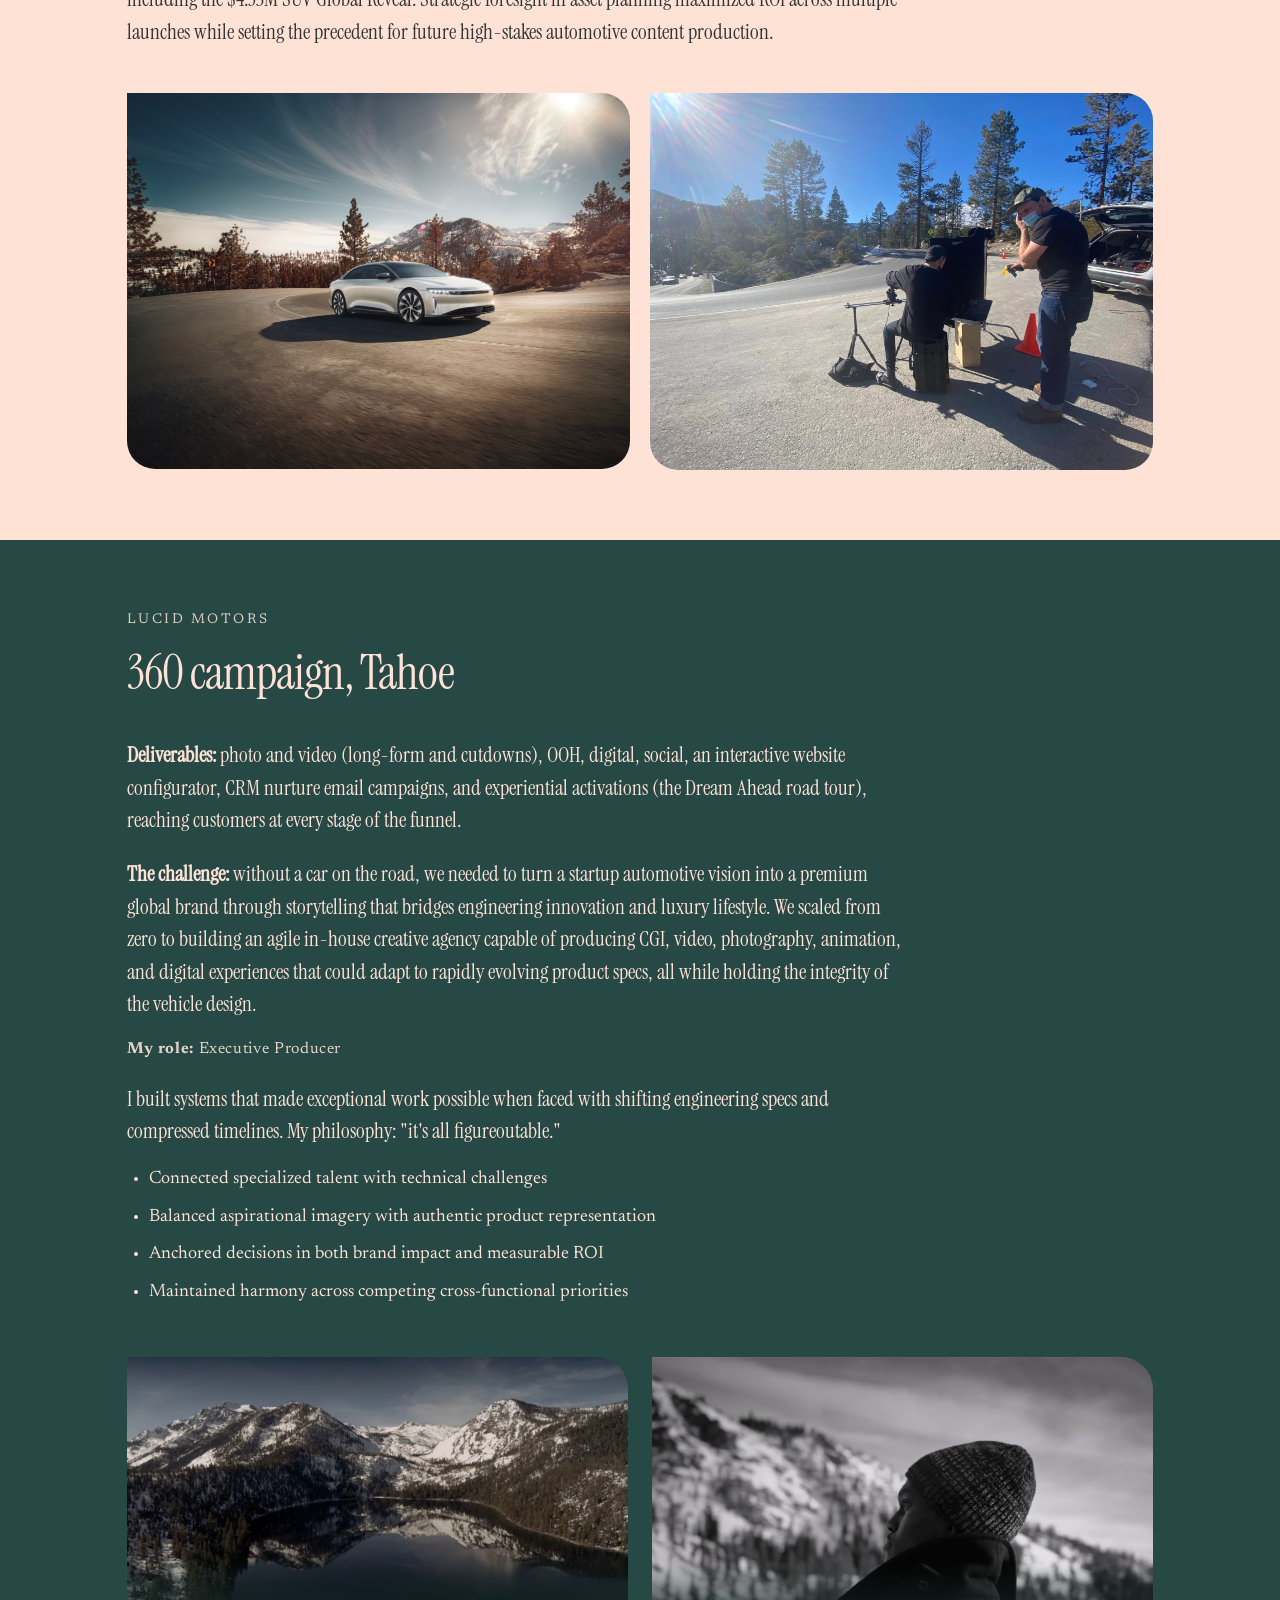
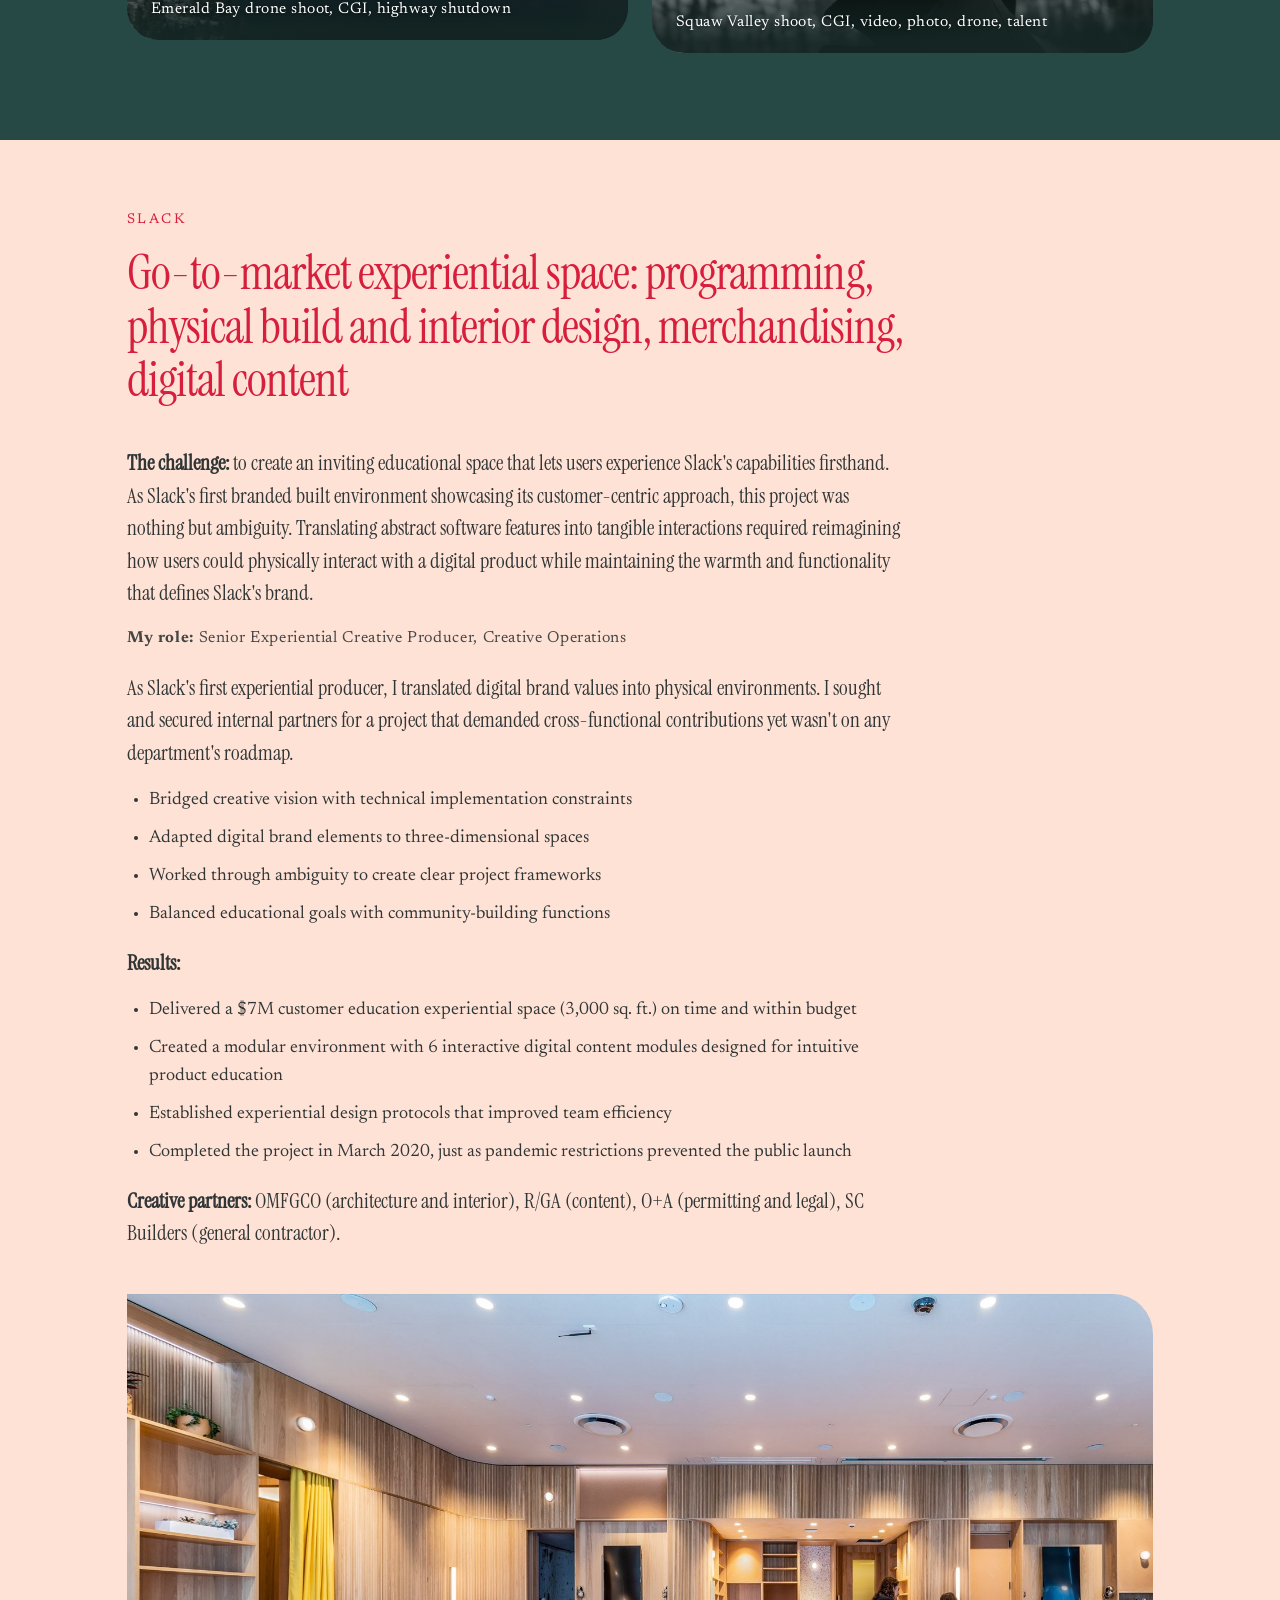
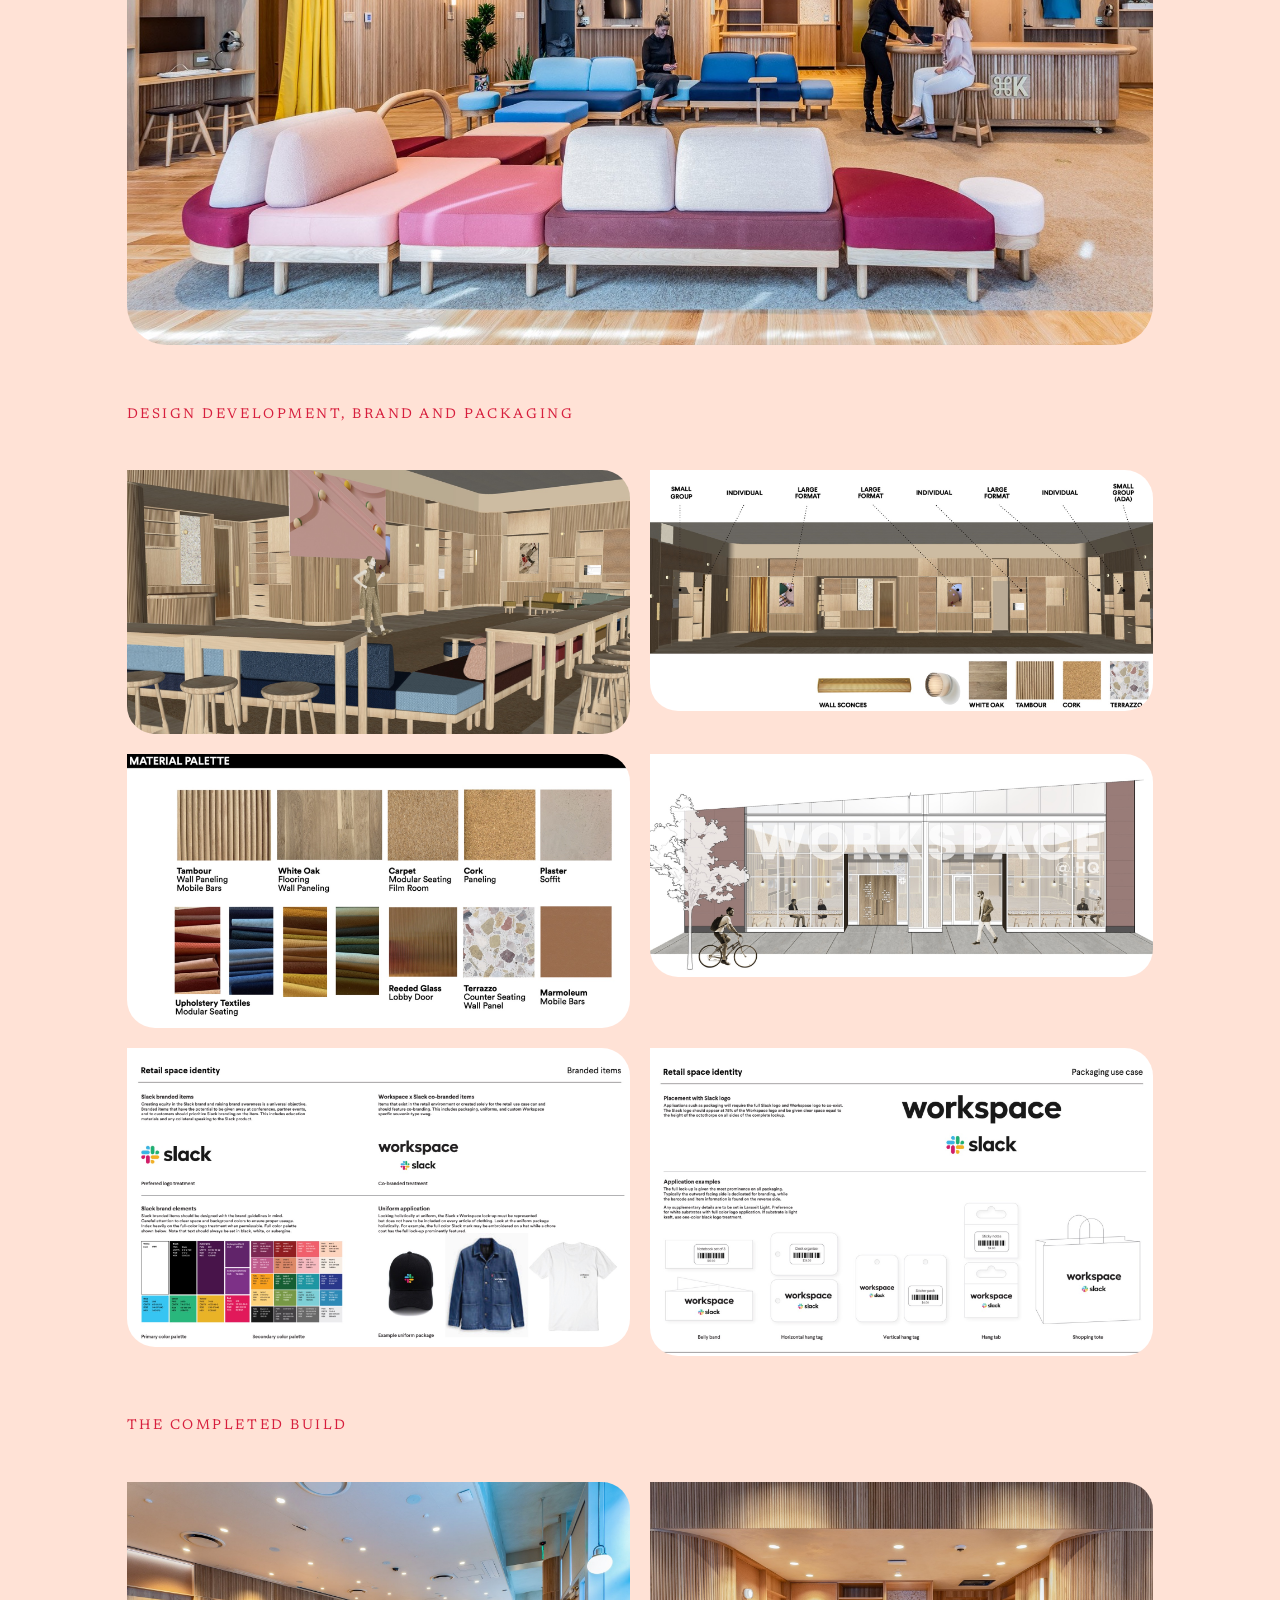
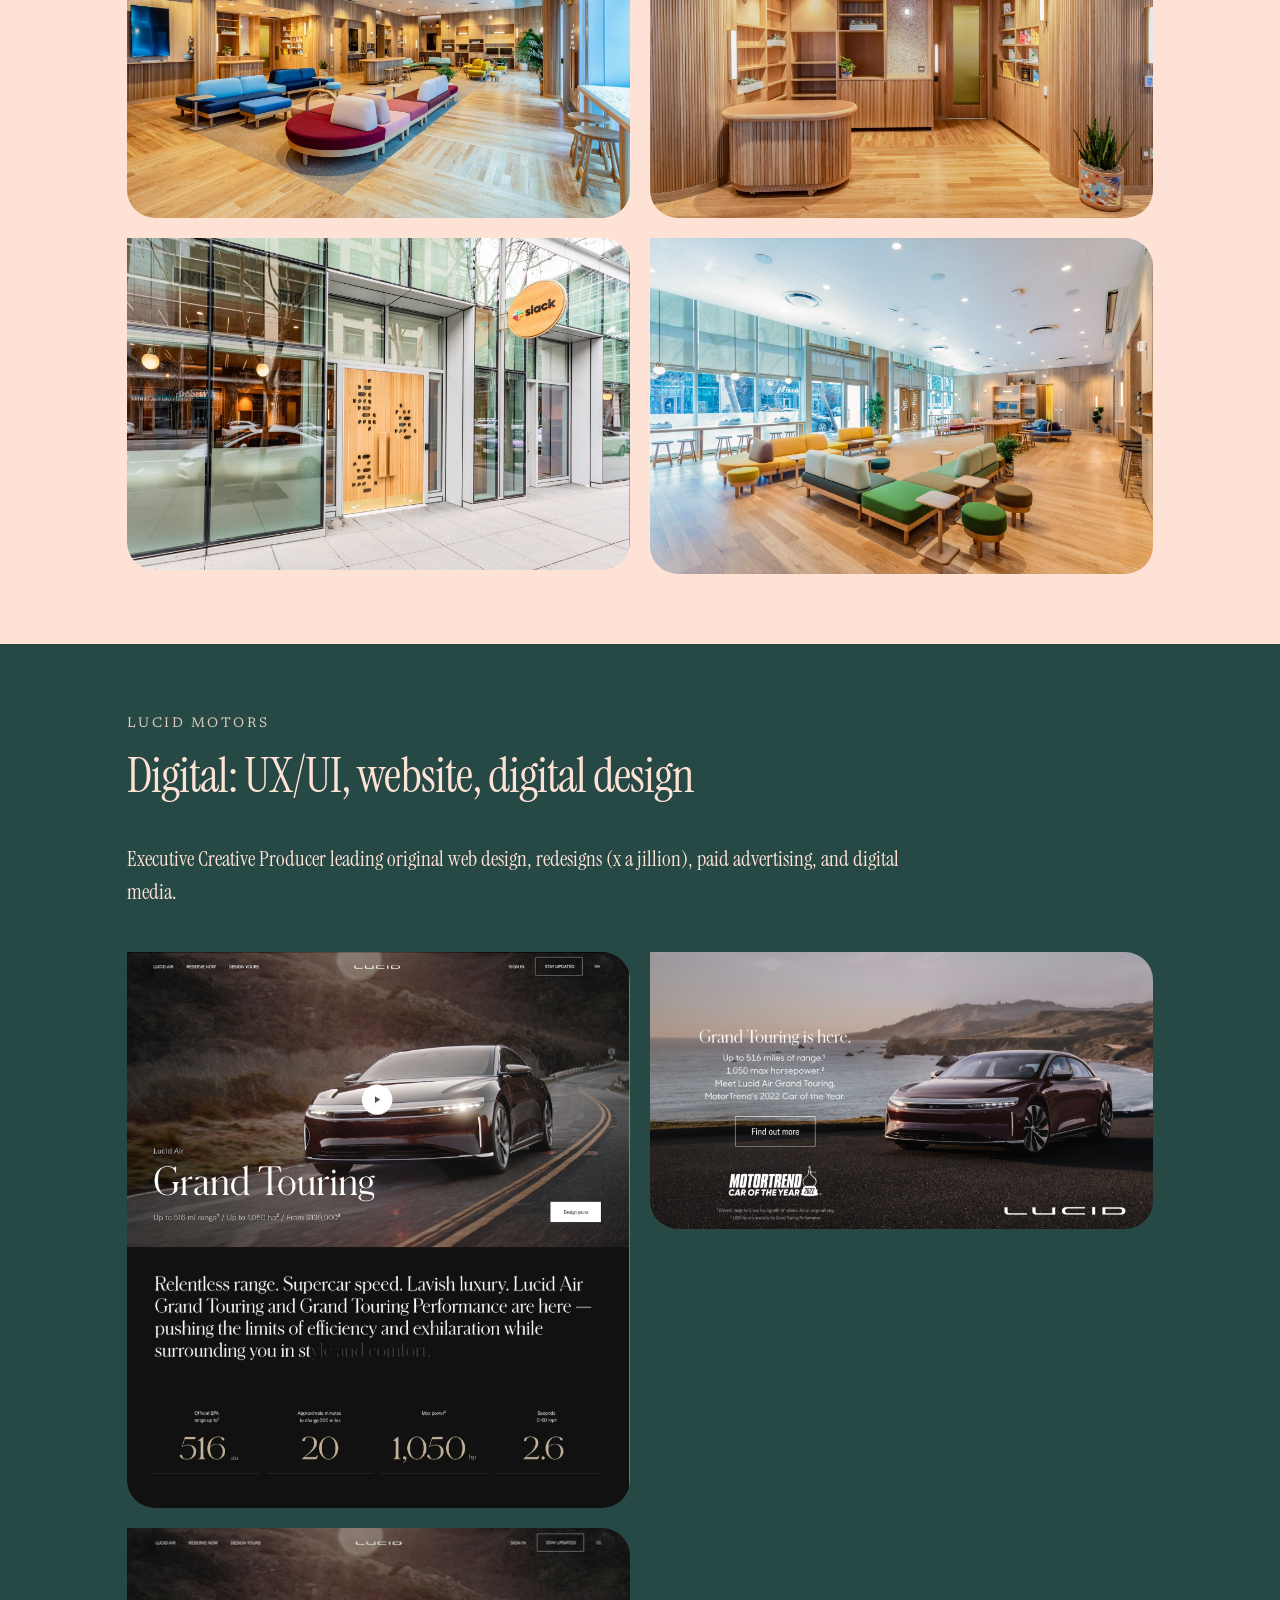
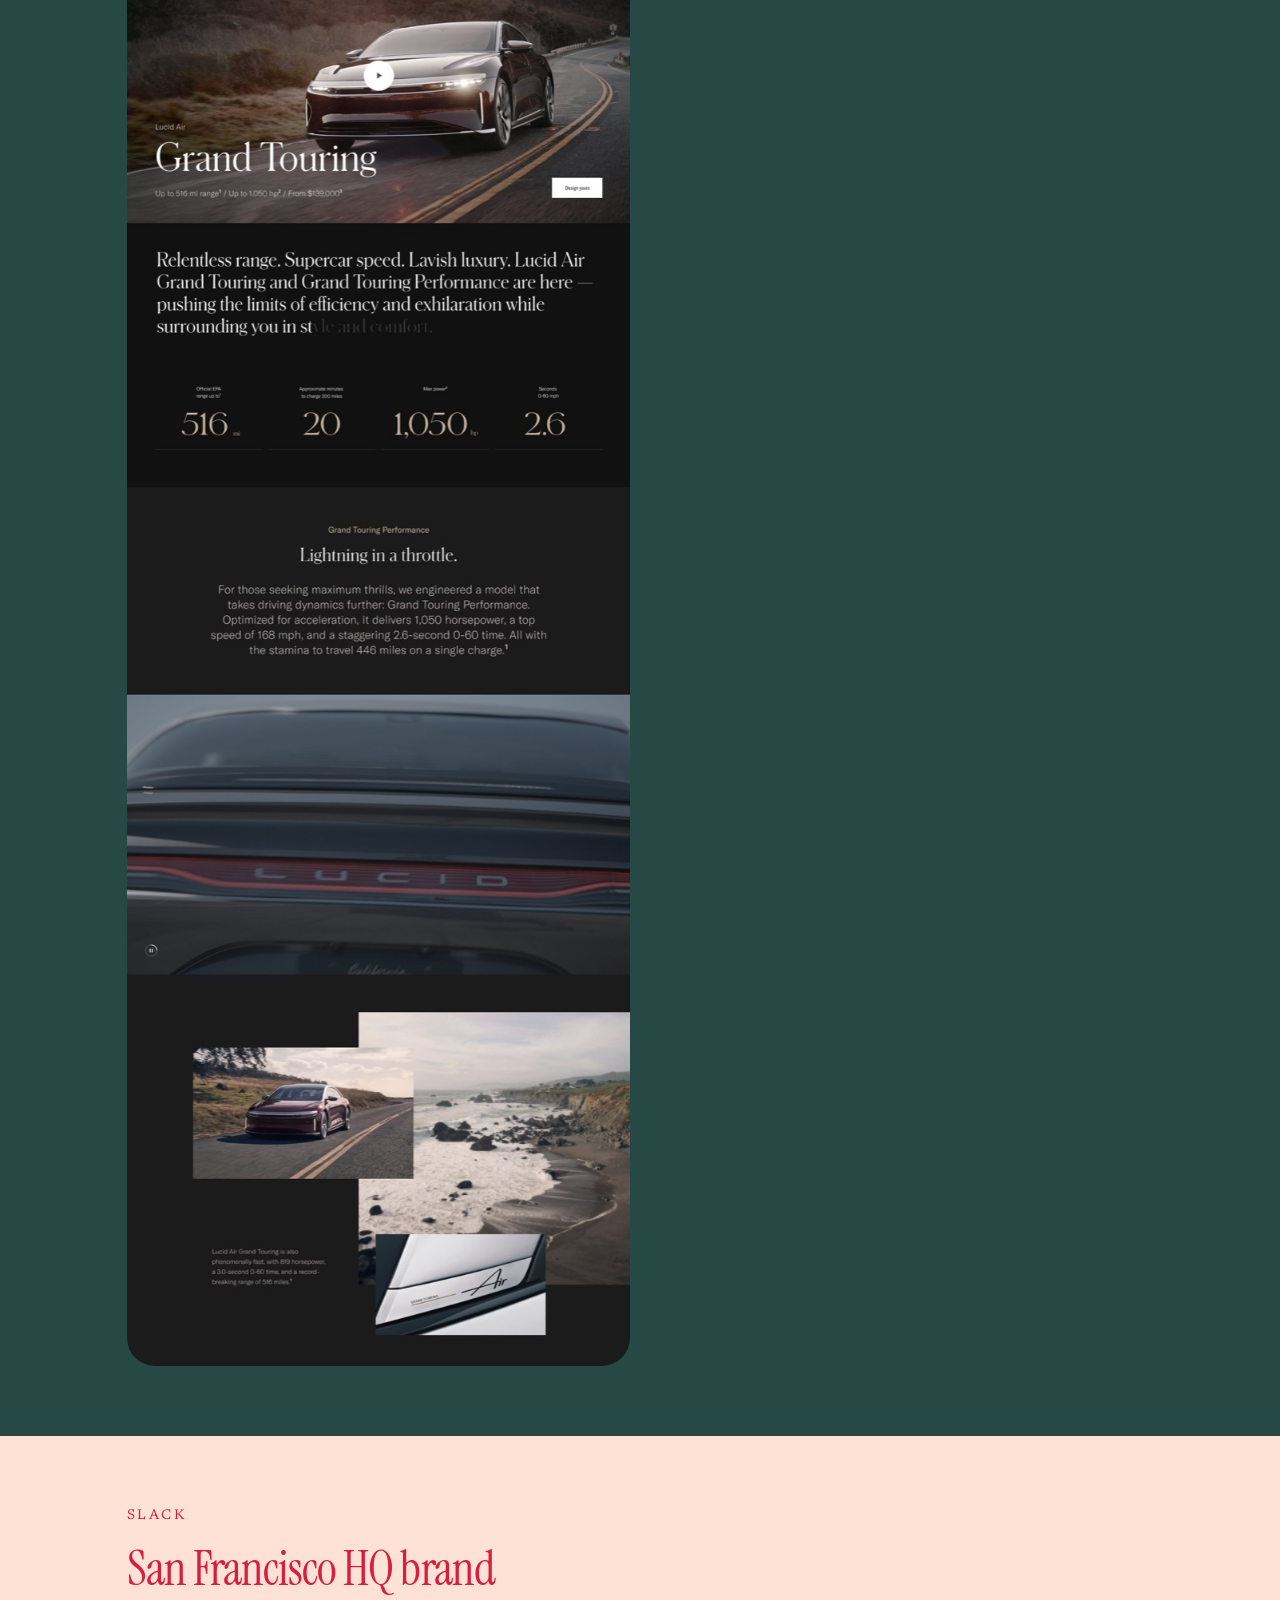
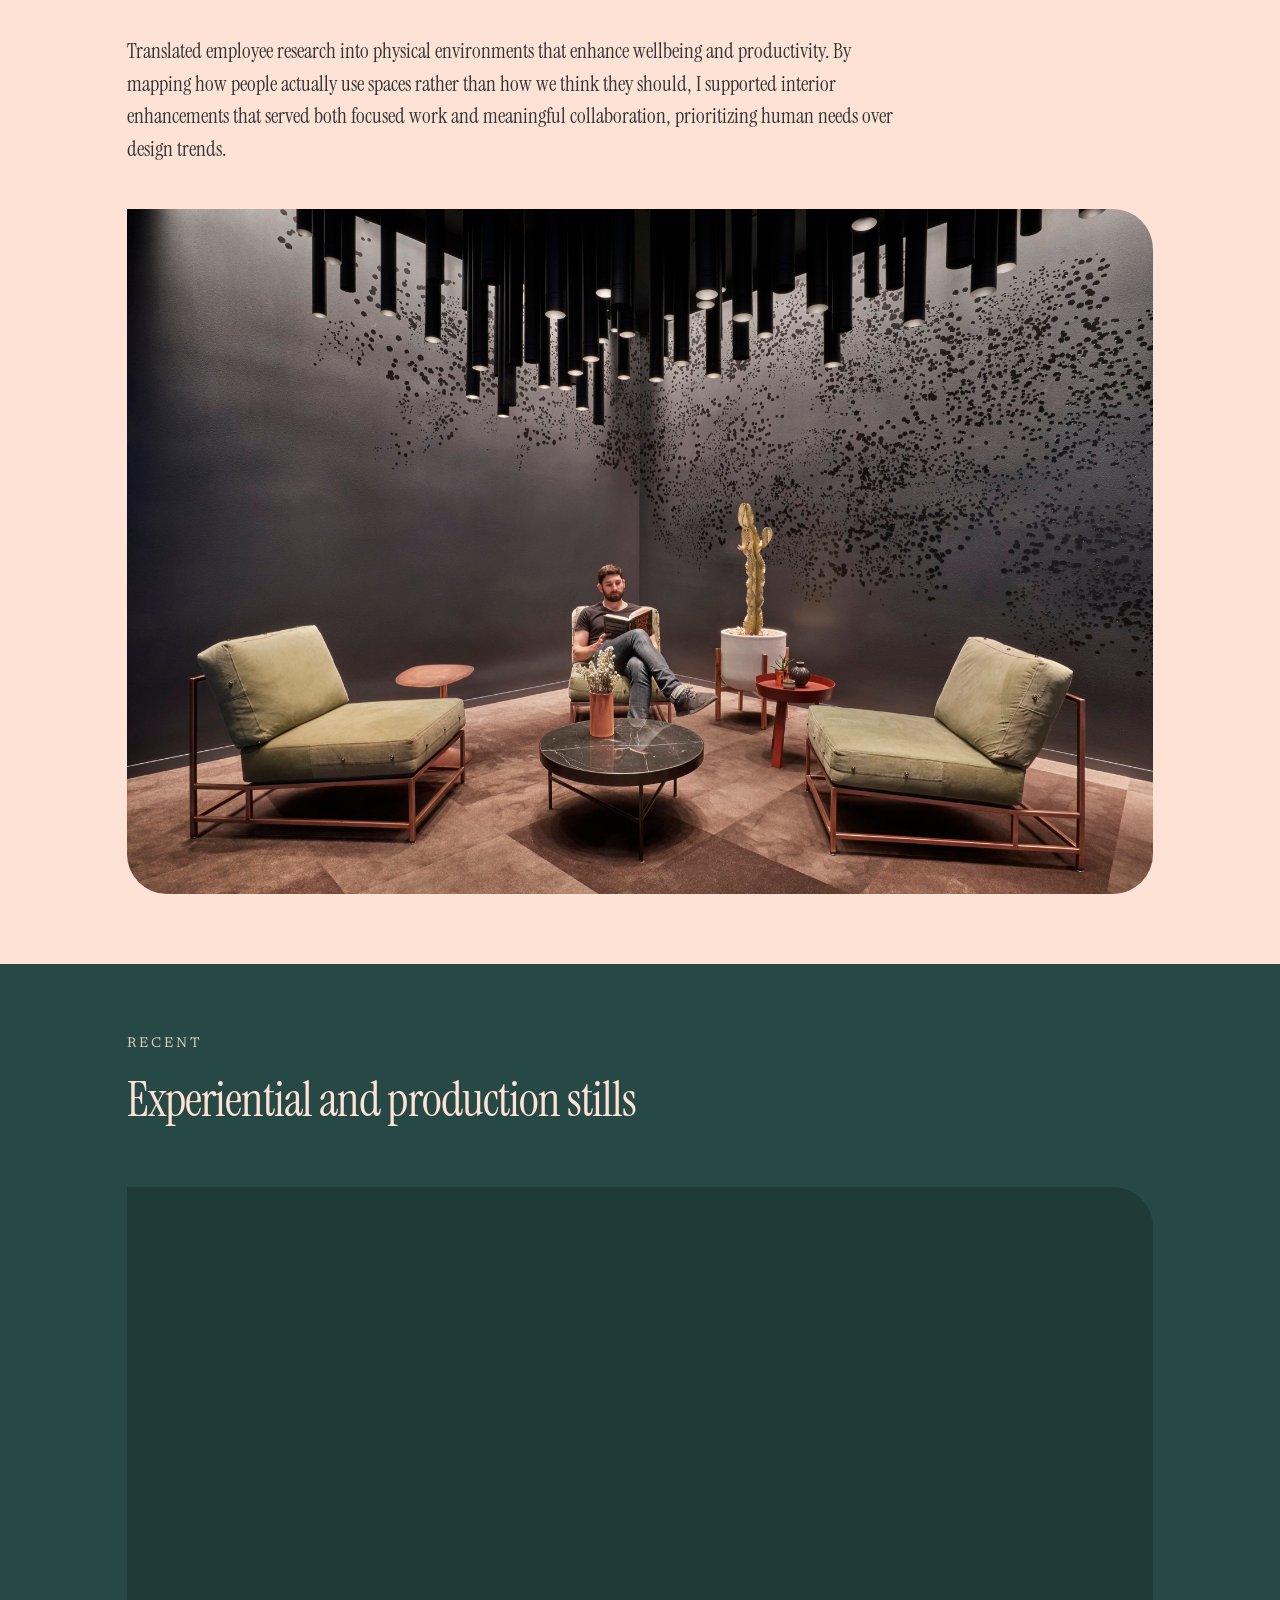
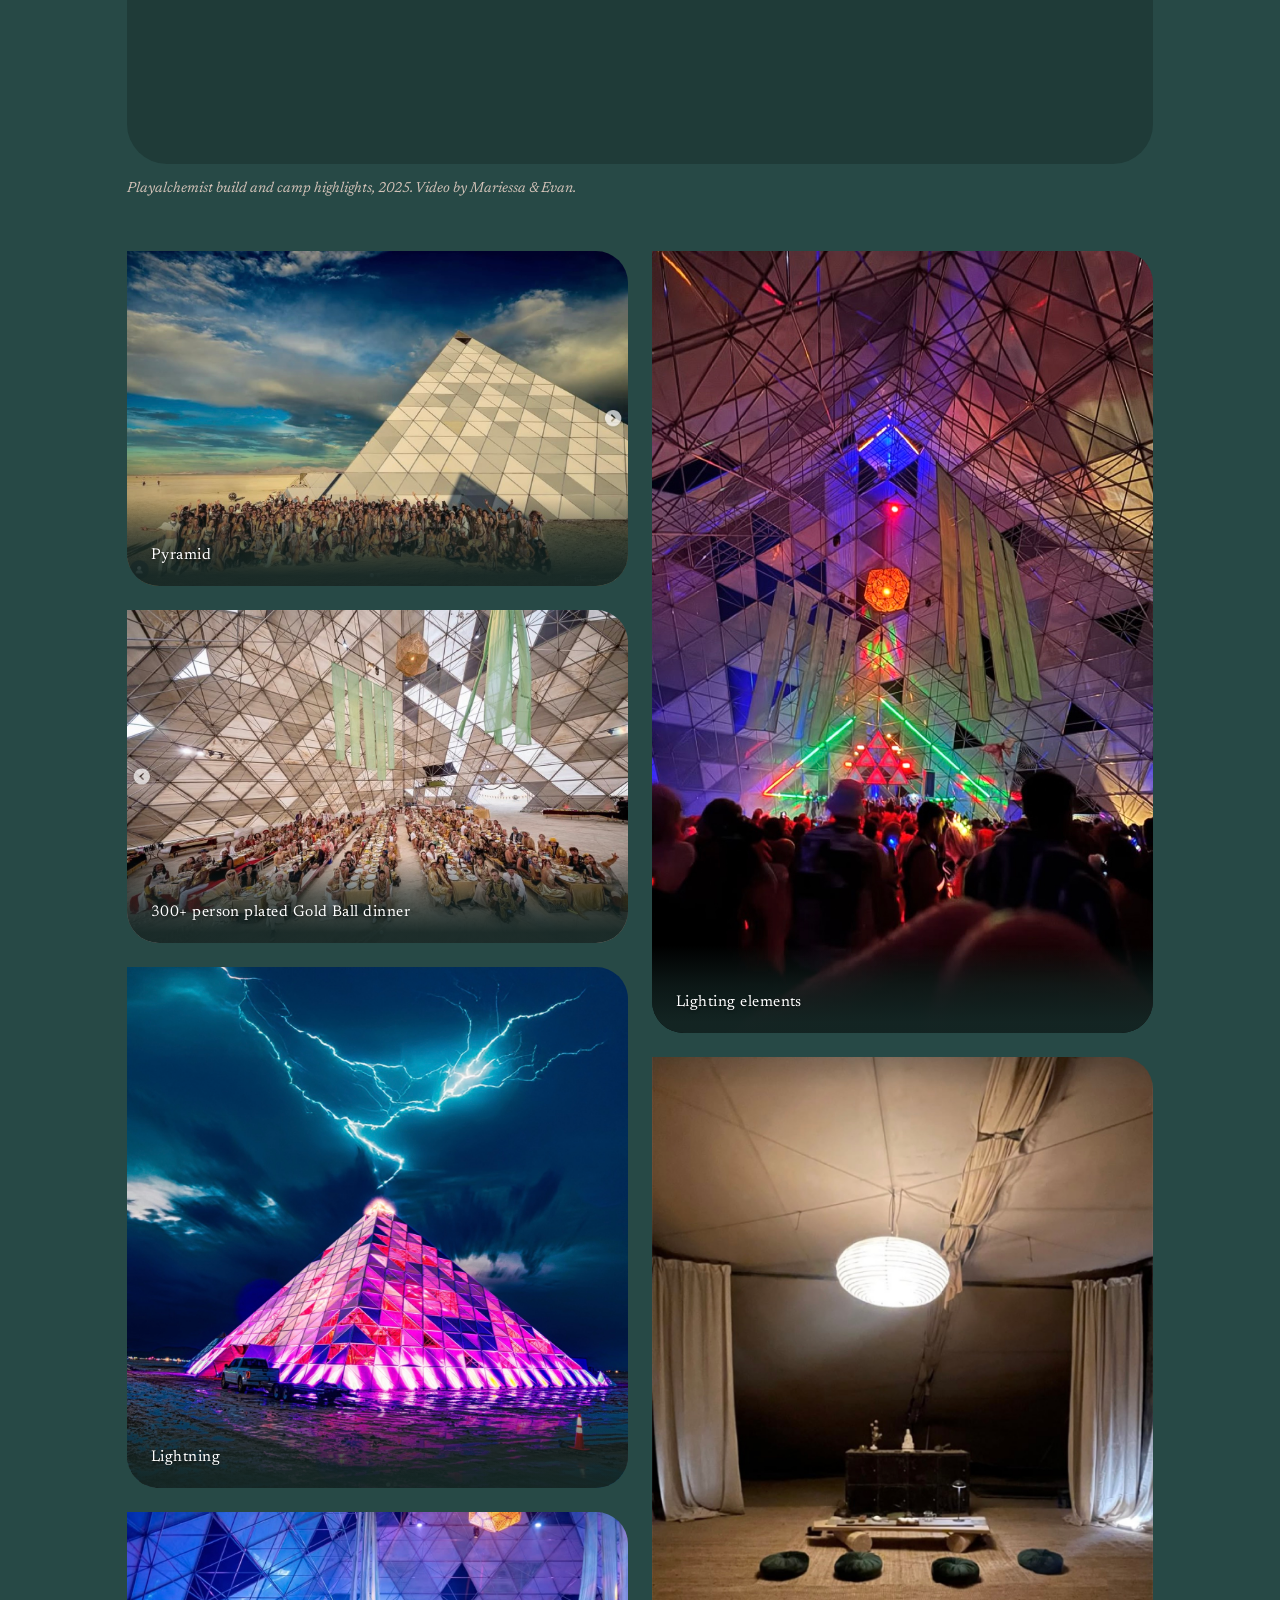
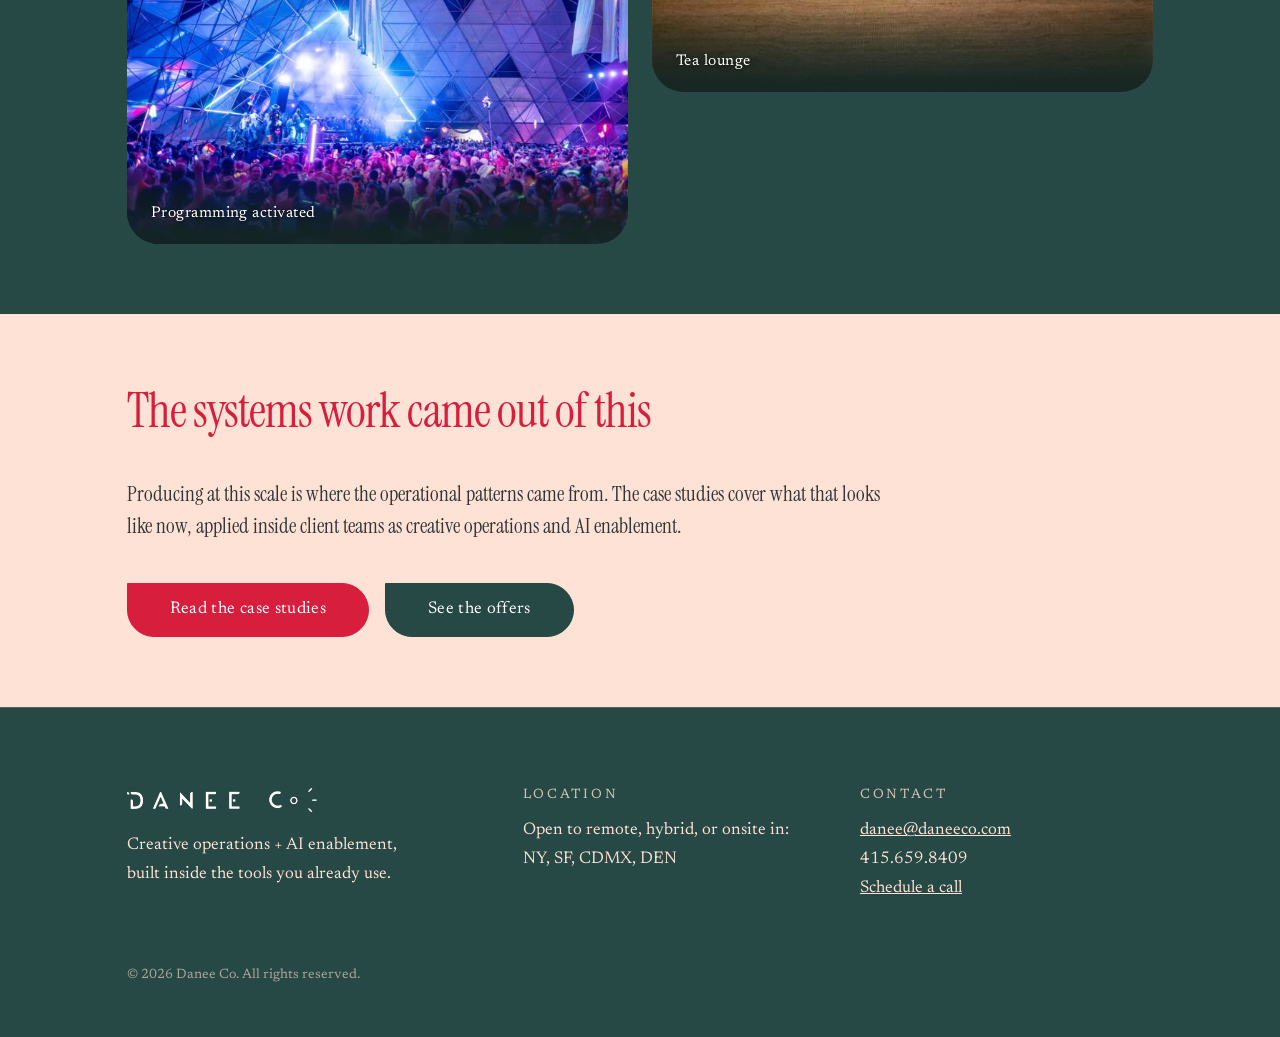
<file: to-name-a-few.html>
<!DOCTYPE html>
<html lang="en">
<head>
<meta charset="utf-8">
<meta name="viewport" content="width=device-width, initial-scale=1">
<title>To Name A Few... · Danee Co</title>
<meta name="description" content="Creative production work at Lucid Motors and Slack: vehicle launches, CGI and drone shoots, experiential builds, and the digital campaigns around them.">
<link rel="preconnect" href="https://fonts.googleapis.com">
<link rel="preconnect" href="https://fonts.gstatic.com" crossorigin>
<link href="https://fonts.googleapis.com/css2?family=Instrument+Serif:ital@0;1&family=Newsreader:ital,opsz,wght@0,6..72,400;0,6..72,600;1,6..72,400&display=swap" rel="stylesheet">
<link rel="icon" href="data:image/svg+xml,%3Csvg xmlns='http://www.w3.org/2000/svg' viewBox='0 0 100 100'%3E%3Ctext y='80' font-size='80'%3E%E2%9C%A6%3C/text%3E%3C/svg%3E">
<link rel="stylesheet" href="css/styles.css?v=20260810d">
</head>
<body>

<header class="site">
  <div class="wrap">
    <a class="logo" href="index.html"><img src="assets/logo-white.webp" alt="Danee Co"></a>
    <nav class="main">
      <a href="index.html">Home</a>
      <a href="ai-enablement.html">AI Enablement</a>
      <a href="work.html">Work</a>
      <a href="to-name-a-few.html" class="active">To Name A Few</a>
      <a href="methodology.html">Methodology</a>
      <a href="about.html">About</a>
      <a class="btn" href="https://calendar.app.google/vu4WfipKh4AHsvBm7">Schedule a call</a>
    </nav>
  </div>
</header>

<section class="sec-green cs-hero">
  <div class="wrap">
    <p class="meta">Creative production · Lucid Motors · Slack</p>
    <h1 class="narrow">To Name A Few...</h1>
    <p class="lede mt-2 narrow">The production work behind the systems. Vehicle launches, experiential builds, and the campaigns that carried them, produced across 10+ years at Lucid Motors and Slack.</p>
  </div>
</section>

<div class="cs-body">

<section class="sec-green" style="padding-top:0;">
  <div class="wrap">
    <div class="video-embed">
      <iframe src="https://www.youtube-nocookie.com/embed/oHFw1L161-4" title="Tahoe Winter Lifestyle Mood Edit" allow="accelerometer; clipboard-write; encrypted-media; gyroscope; picture-in-picture; web-share" referrerpolicy="strict-origin-when-cross-origin" allowfullscreen loading="lazy"></iframe>
    </div>
    <p class="video-caption">Tahoe Winter Lifestyle Mood Edit</p>
  </div>
</section>

<section class="sec-peach">
  <div class="wrap">
    <p class="pf-meta">Lucid Motors</p>
    <h2 class="narrow">Tahoe photo and live-action shoot, CGI backplates, drone photography</h2>
    <div class="prose mt-2" style="color:var(--ink);">
      <p>Executive produced photo, video, and CGI shoot across multiple Tahoe locations, coordinating California Highway Patrol road closures on steep hairpin turns while managing complex safety protocols for high-altitude vehicle filming. Led the asset capture strategy that created an extensive CGI backplate library and established production standards for the vehicle's first accessories launch.</p>
      <p>The shoot's methodology and visual language became the template for all subsequent vehicle campaigns, including the $4.35M SUV Global Reveal. Strategic foresight in asset planning maximized ROI across multiple launches while setting the precedent for future high-stakes automotive content production.</p>
    </div>
    <div class="pf-gallery cols-2">
      <img src="assets/portfolio/lucid-tahoe-photo-live-action-shoot-cgi-backplat-01.jpg" width="1800" height="1347" loading="lazy" alt="Lucid Air on a mountain road above Tahoe, snow-covered peaks behind">
      <img src="assets/portfolio/lucid-tahoe-photo-live-action-shoot-cgi-backplat-02.jpg" width="1800" height="1350" loading="lazy" alt="Crew capturing CGI backplates roadside during the Tahoe shoot">
    </div>
  </div>
</section>

<section class="sec-green">
  <div class="wrap">
    <p class="pf-meta">Lucid Motors</p>
    <h2 class="narrow">360 campaign, Tahoe</h2>
    <div class="prose mt-2">
      <p><strong>Deliverables:</strong> photo and video (long-form and cutdowns), OOH, digital, social, an interactive website configurator, CRM nurture email campaigns, and experiential activations (the Dream Ahead road tour), reaching customers at every stage of the funnel.</p>
      <p><strong>The challenge:</strong> without a car on the road, we needed to turn a startup automotive vision into a premium global brand through storytelling that bridges engineering innovation and luxury lifestyle. We scaled from zero to building an agile in-house creative agency capable of producing CGI, video, photography, animation, and digital experiences that could adapt to rapidly evolving product specs, all while holding the integrity of the vehicle design.</p>
      <p class="pf-role"><strong>My role:</strong> Executive Producer</p>
      <p>I built systems that made exceptional work possible when faced with shifting engineering specs and compressed timelines. My philosophy: "it's all figureoutable."</p>
      <ul>
        <li>Connected specialized talent with technical challenges</li>
        <li>Balanced aspirational imagery with authentic product representation</li>
        <li>Anchored decisions in both brand impact and measurable ROI</li>
        <li>Maintained harmony across competing cross-functional priorities</li>
      </ul>
    </div>
    <div class="tile-grid">
      <figure class="tile"><img src="assets/portfolio/emerald-bay-drone-shoot-cgi-highway-shutdown-01.jpg" width="1400" height="789" loading="lazy" alt="Emerald Bay drone shoot with highway shutdown"><figcaption>Emerald Bay drone shoot, CGI, highway shutdown</figcaption></figure>
      <figure class="tile"><img src="assets/portfolio/squaw-valley-shoot-cgi-video-photo-drone-talent-01.jpg" width="1400" height="825" loading="lazy" alt="Squaw Valley production shoot"><figcaption>Squaw Valley shoot, CGI, video, photo, drone, talent</figcaption></figure>
    </div>
  </div>
</section>

<section class="sec-peach">
  <div class="wrap">
    <p class="pf-meta">Slack</p>
    <h2 class="narrow">Go-to-market experiential space: programming, physical build and interior design, merchandising, digital content</h2>
    <div class="prose mt-2" style="color:var(--ink);">
      <p><strong>The challenge:</strong> to create an inviting educational space that lets users experience Slack's capabilities firsthand. As Slack's first branded built environment showcasing its customer-centric approach, this project was nothing but ambiguity. Translating abstract software features into tangible interactions required reimagining how users could physically interact with a digital product while maintaining the warmth and functionality that defines Slack's brand.</p>
      <p class="pf-role"><strong>My role:</strong> Senior Experiential Creative Producer, Creative Operations</p>
      <p>As Slack's first experiential producer, I translated digital brand values into physical environments. I sought and secured internal partners for a project that demanded cross-functional contributions yet wasn't on any department's roadmap.</p>
      <ul>
        <li>Bridged creative vision with technical implementation constraints</li>
        <li>Adapted digital brand elements to three-dimensional spaces</li>
        <li>Worked through ambiguity to create clear project frameworks</li>
        <li>Balanced educational goals with community-building functions</li>
      </ul>
      <p><strong>Results:</strong></p>
      <ul>
        <li>Delivered a $7M customer education experiential space (3,000 sq. ft.) on time and within budget</li>
        <li>Created a modular environment with 6 interactive digital content modules designed for intuitive product education</li>
        <li>Established experiential design protocols that improved team efficiency</li>
        <li>Completed the project in March 2020, just as pandemic restrictions prevented the public launch</li>
      </ul>
      <p><strong>Creative partners:</strong> OMFGCO (architecture and interior), R/GA (content), O+A (permitting and legal), SC Builders (general contractor).</p>
    </div>
    <figure class="pf-figure">
      <img src="assets/portfolio/slack-go-to-market-experiential-space-programmin-01.jpg" width="1800" height="1141" loading="lazy" alt="Slack customer education experiential space, main floor">
    </figure>
    <p class="pf-meta mt-3">Design development, brand and packaging</p>
    <div class="pf-gallery cols-2">
      <img src="assets/portfolio/slack-go-to-market-experiential-space-programmin-02.jpg" width="1800" height="943" loading="lazy" alt="Interior render of the Workspace retail floor, showing modular seating and display walls">
      <img src="assets/portfolio/slack-go-to-market-experiential-space-programmin-03.jpg" width="1800" height="861" loading="lazy" alt="Design development render of the Workspace interior">
      <img src="assets/portfolio/slack-go-to-market-experiential-space-programmin-04.jpg" width="1800" height="982" loading="lazy" alt="Interior elevation drawing with material and fixture callouts">
      <img src="assets/portfolio/slack-go-to-market-experiential-space-programmin-05.jpg" width="1800" height="797" loading="lazy" alt="Storefront elevation render of Workspace at Slack HQ">
      <img src="assets/portfolio/slack-go-to-market-experiential-space-programmin-06.jpg" width="1800" height="1067" loading="lazy" alt="Material palette board covering wall paneling, seating textiles, and counter surfaces">
      <img src="assets/portfolio/slack-go-to-market-experiential-space-programmin-07.jpg" width="1800" height="1102" loading="lazy" alt="Retail space identity board showing the Workspace and Slack logo lockup and packaging applications">
    </div>
    <p class="pf-meta mt-3">The completed build</p>
    <div class="pf-gallery cols-2">
      <img src="assets/portfolio/slack-go-to-market-experiential-space-programmin-08.jpg" width="1800" height="1200" loading="lazy" alt="Completed Workspace lounge, wide view across the seating floor">
      <img src="assets/portfolio/slack-go-to-market-experiential-space-programmin-09.jpg" width="1800" height="1200" loading="lazy" alt="Completed Workspace interior, seating and product display">
      <img src="assets/portfolio/slack-go-to-market-experiential-space-programmin-10.jpg" width="1800" height="1190" loading="lazy" alt="Completed Workspace interior, built environment detail">
      <img src="assets/portfolio/slack-go-to-market-experiential-space-programmin-11.jpg" width="1800" height="1202" loading="lazy" alt="Completed Workspace interior, built environment detail">
    </div>
  </div>
</section>

<section class="sec-green">
  <div class="wrap">
    <p class="pf-meta">Lucid Motors</p>
    <h2 class="narrow">Digital: UX/UI, website, digital design</h2>
    <div class="prose mt-2">
      <p>Executive Creative Producer leading original web design, redesigns (x a jillion), paid advertising, and digital media.</p>
    </div>
    <div class="pf-gallery cols-2">
      <img src="assets/portfolio/lucid-digital-ux-ui-website-digital-design-01.jpg" width="1629" height="1800" loading="lazy" alt="Lucid Motors digital design work">
      <img src="assets/portfolio/lucid-digital-ux-ui-website-digital-design-02.jpg" width="1800" height="992" loading="lazy" alt="Lucid Motors website design">
      <img src="assets/portfolio/lucid-digital-ux-ui-website-digital-design-03.jpg" width="630" height="1800" loading="lazy" alt="Lucid Motors web page layout">
    </div>
  </div>
</section>

<section class="sec-peach">
  <div class="wrap">
    <p class="pf-meta">Slack</p>
    <h2 class="narrow">San Francisco HQ brand</h2>
    <div class="prose mt-2" style="color:var(--ink);">
      <p>Translated employee research into physical environments that enhance wellbeing and productivity. By mapping how people actually use spaces rather than how we think they should, I supported interior enhancements that served both focused work and meaningful collaboration, prioritizing human needs over design trends.</p>
    </div>
    <figure class="pf-figure">
      <img src="assets/portfolio/slack-s-san-francisco-hq-brand-01.jpg" width="1800" height="1200" loading="lazy" alt="Slack San Francisco headquarters interior">
    </figure>
  </div>
</section>

<section class="sec-green">
  <div class="wrap">
    <span class="eyebrow">Recent</span>
    <h2 class="narrow">Experiential and production stills</h2>
    <div class="video-embed mt-3">
      <iframe src="https://www.youtube-nocookie.com/embed/vd-tl0Cyh08" title="Playalchemist Build and Camp Highlights 2025" allow="accelerometer; clipboard-write; encrypted-media; gyroscope; picture-in-picture; web-share" referrerpolicy="strict-origin-when-cross-origin" allowfullscreen loading="lazy"></iframe>
    </div>
    <p class="video-caption">Playalchemist build and camp highlights, 2025. Video by Mariessa &amp; Evan.</p>
    <div class="tile-grid">
      <figure class="tile"><img src="assets/portfolio/pyramid-01.jpg" width="1400" height="935" loading="lazy" alt="Pyramid installation"><figcaption>Pyramid</figcaption></figure>
      <figure class="tile"><img src="assets/portfolio/300-person-plated-gold-ball-dinner-01.jpg" width="1400" height="931" loading="lazy" alt="Plated dinner service for 300+ guests"><figcaption>300+ person plated Gold Ball dinner</figcaption></figure>
      <figure class="tile"><img src="assets/portfolio/lightning-01.jpg" width="1346" height="1400" loading="lazy" alt="Lightning installation"><figcaption>Lightning</figcaption></figure>
      <figure class="tile"><img src="assets/portfolio/programming-activated-01.jpg" width="1400" height="927" loading="lazy" alt="Activated event programming"><figcaption>Programming activated</figcaption></figure>
      <figure class="tile"><img src="assets/portfolio/lighting-elements-01.jpg" width="897" height="1400" loading="lazy" alt="Lighting elements"><figcaption>Lighting elements</figcaption></figure>
      <figure class="tile"><img src="assets/portfolio/tea-lounge-01.jpg" width="1106" height="1400" loading="lazy" alt="Tea lounge build"><figcaption>Tea lounge</figcaption></figure>
    </div>
  </div>
</section>

<section class="sec-peach">
  <div class="wrap">
    <h2 class="narrow">The systems work came out of this</h2>
    <div class="prose mt-2" style="color:var(--ink);">
      <p>Producing at this scale is where the operational patterns came from. The case studies cover what that looks like now, applied inside client teams as creative operations and AI enablement.</p>
    </div>
    <div style="display:flex; gap:16px; flex-wrap:wrap;" class="mt-2">
      <a class="btn on-light" href="work.html">Read the case studies</a>
      <a class="btn on-light" href="ai-enablement.html" style="background:var(--green); border-color:var(--green);">See the offers</a>
    </div>
  </div>
</section>

</div>

<footer class="site">
  <div class="wrap">
    <div class="cols">
      <div>
        <a class="logo" href="index.html"><img src="assets/logo-white.webp" alt="Danee Co"></a>
        <p>Creative operations + AI enablement,<br>built inside the tools you already use.</p>
      </div>
      <div>
        <h4>Location</h4>
        <p>Open to remote, hybrid, or onsite in:<br>NY, SF, CDMX, DEN</p>
      </div>
      <div>
        <h4>Contact</h4>
        <p><a href="mailto:danee@daneeco.com">danee@daneeco.com</a><br>415.659.8409<br><a href="https://calendar.app.google/vu4WfipKh4AHsvBm7">Schedule a call</a></p>
      </div>
    </div>
    <p class="tiny">© 2026 Danee Co. All rights reserved.</p>
  </div>
</footer>

</body>
</html>
</file>
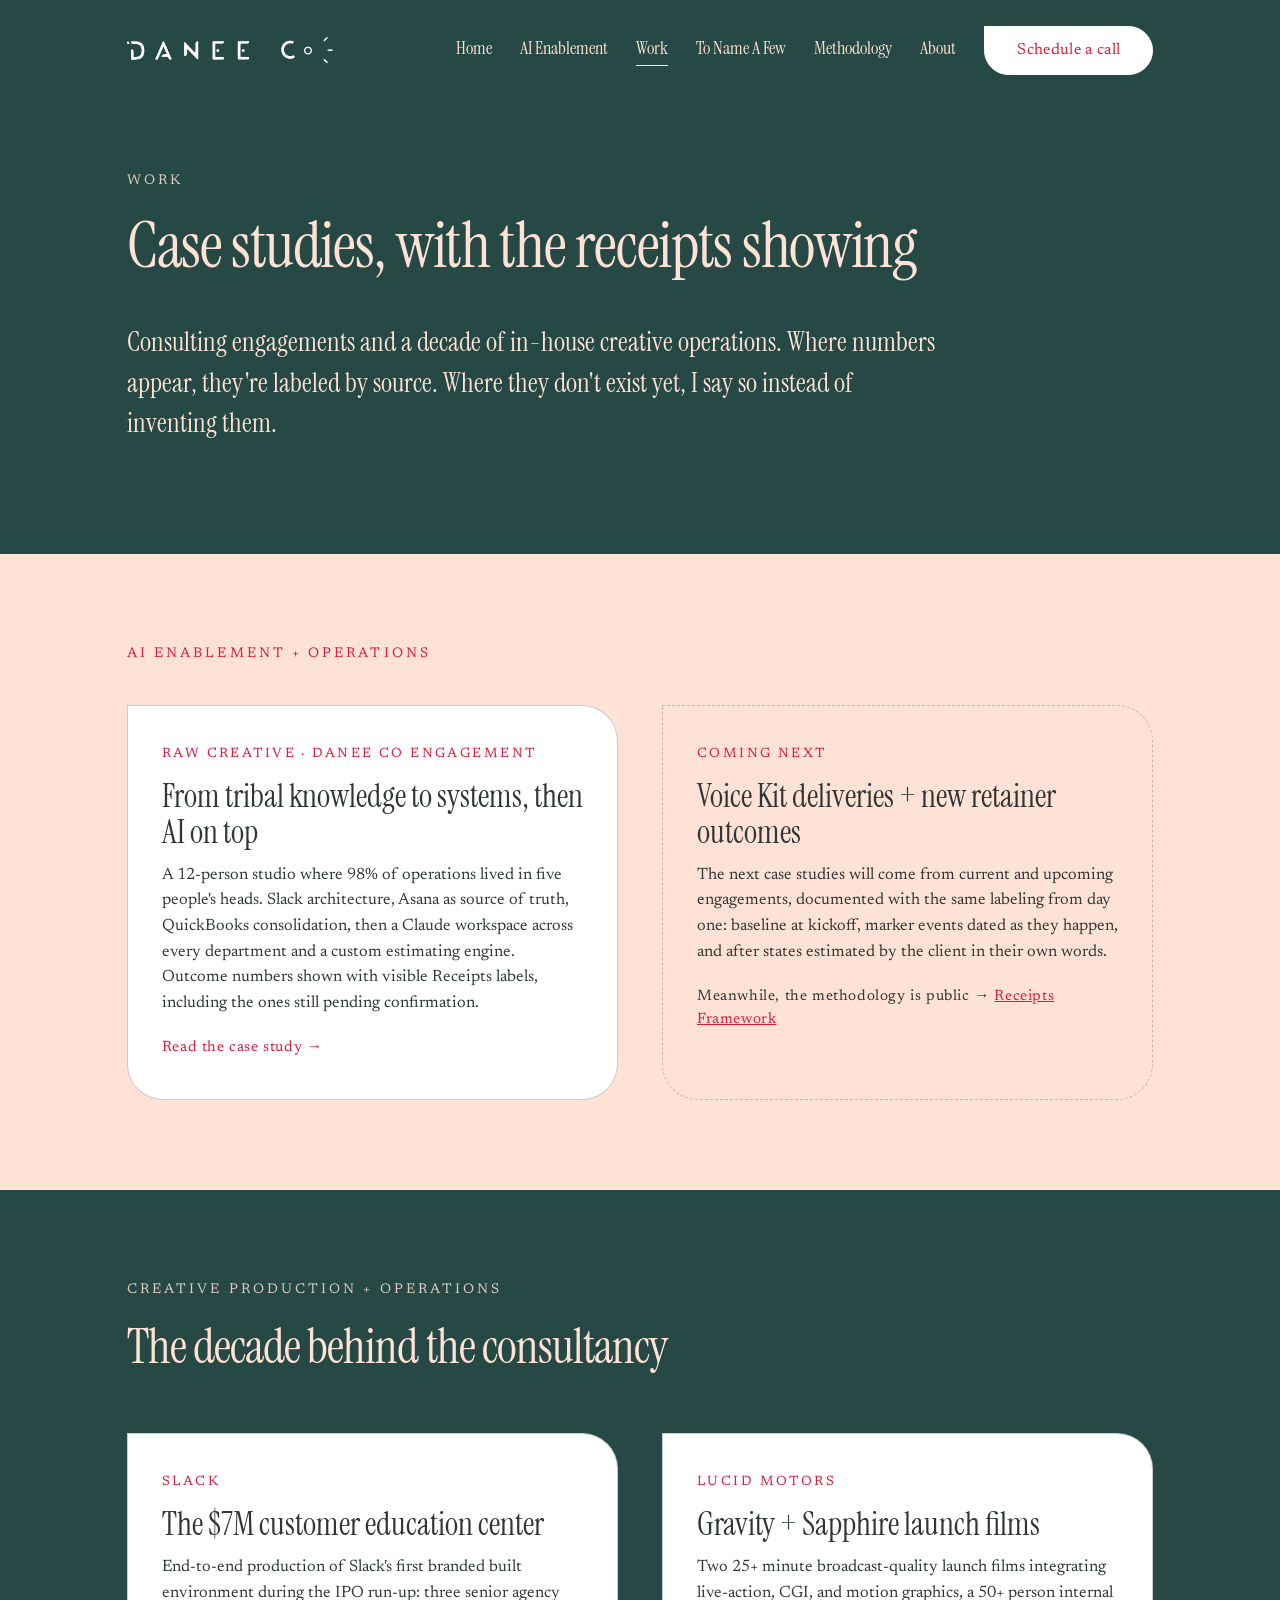
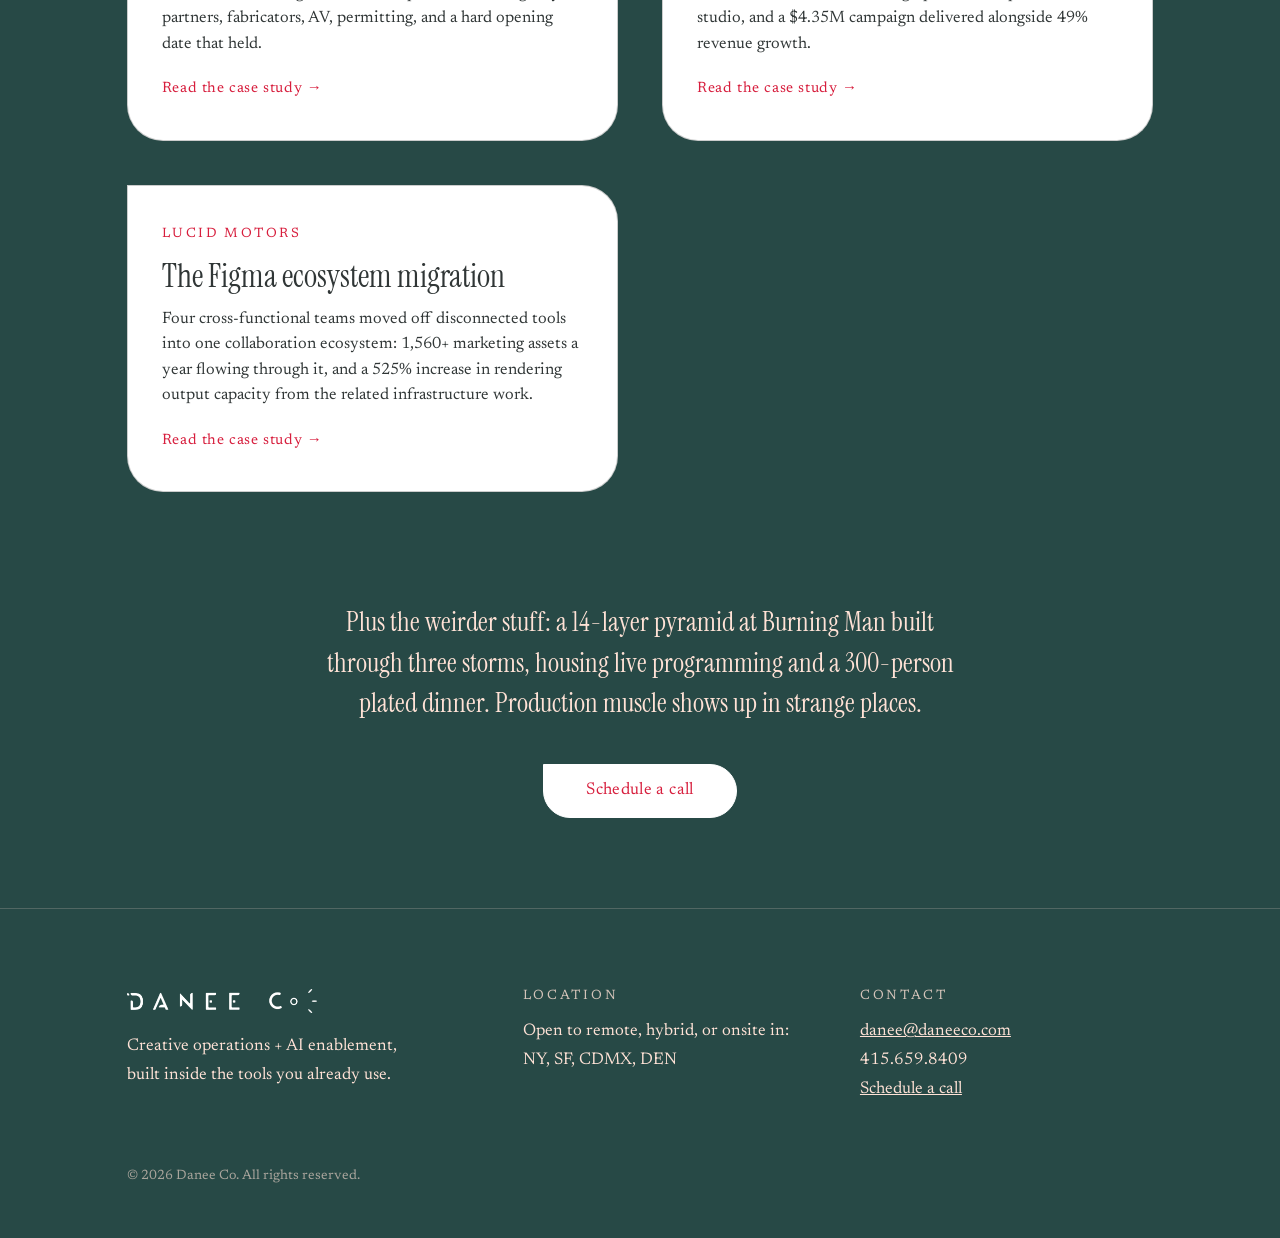
<file: work.html>
<!DOCTYPE html>
<html lang="en">
<head>
<meta charset="utf-8">
<meta name="viewport" content="width=device-width, initial-scale=1">
<title>Work · Danee Co</title>
<meta name="description" content="Case studies from Danee Co: Raw Creative's ops and AI rebuild, Slack's $7M customer education center, Lucid's launch films and Figma migration, and how production leadership holds up under pressure.">
<link rel="preconnect" href="https://fonts.googleapis.com">
<link rel="preconnect" href="https://fonts.gstatic.com" crossorigin>
<link href="https://fonts.googleapis.com/css2?family=Instrument+Serif:ital@0;1&family=Newsreader:ital,opsz,wght@0,6..72,400;0,6..72,600;1,6..72,400&display=swap" rel="stylesheet">
<link rel="icon" href="data:image/svg+xml,%3Csvg xmlns='http://www.w3.org/2000/svg' viewBox='0 0 100 100'%3E%3Ctext y='80' font-size='80'%3E%E2%9C%A6%3C/text%3E%3C/svg%3E">
<link rel="stylesheet" href="css/styles.css?v=20260810d">
</head>
<body>

<header class="site">
  <div class="wrap">
    <a class="logo" href="index.html"><img src="assets/logo-white.webp" alt="Danee Co"></a>
    <nav class="main">
      <a href="index.html">Home</a>
      <a href="ai-enablement.html">AI Enablement</a>
      <a href="work.html" class="active">Work</a>
      <a href="to-name-a-few.html">To Name A Few</a>
      <a href="methodology.html">Methodology</a>
      <a href="about.html">About</a>
      <a class="btn" href="https://calendar.app.google/vu4WfipKh4AHsvBm7">Schedule a call</a>
    </nav>
  </div>
</header>

<section class="sec-green hero">
  <div class="wrap">
    <span class="eyebrow">Work</span>
    <h1 class="narrow">Case studies, with the receipts showing</h1>
    <p class="lede mt-2 narrow">Consulting engagements and a decade of in-house creative operations. Where numbers appear, they're labeled by source. Where they don't exist yet, I say so instead of inventing them.</p>
  </div>
</section>

<section class="sec-peach">
  <div class="wrap">
    <span class="eyebrow">AI Enablement + Operations</span>
    <div class="grid-2 mt-2">
      <a class="work-card" href="case-study-raw-creative.html">
        <p class="client">Raw Creative · Danee Co engagement</p>
        <h3>From tribal knowledge to systems, then AI on top</h3>
        <p>A 12-person studio where 98% of operations lived in five people's heads. Slack architecture, Asana as source of truth, QuickBooks consolidation, then a Claude workspace across every department and a custom estimating engine. Outcome numbers shown with visible Receipts labels, including the ones still pending confirmation.</p>
        <span class="go">Read the case study &rarr;</span>
      </a>
      <div class="work-card" style="border-style:dashed; background:transparent;">
        <p class="client">Coming next</p>
        <h3>Voice Kit deliveries + new retainer outcomes</h3>
        <p>The next case studies will come from current and upcoming engagements, documented with the same labeling from day one: baseline at kickoff, marker events dated as they happen, and after states estimated by the client in their own words.</p>
        <span class="go" style="color:var(--ink);">Meanwhile, the methodology is public &rarr; <a href="methodology.html" style="color:var(--red);">Receipts Framework</a></span>
      </div>
    </div>
  </div>
</section>

<section class="sec-green">
  <div class="wrap">
    <span class="eyebrow">Creative Production + Operations</span>
    <h2>The decade behind the consultancy</h2>
    <div class="grid-2 mt-3">
      <a class="work-card" href="case-study-slack-education-center.html">
        <p class="client">Slack</p>
        <h3>The $7M customer education center</h3>
        <p>End-to-end production of Slack's first branded built environment during the IPO run-up: three senior agency partners, fabricators, AV, permitting, and a hard opening date that held.</p>
        <span class="go">Read the case study &rarr;</span>
      </a>
      <a class="work-card" href="case-study-lucid-launches.html">
        <p class="client">Lucid Motors</p>
        <h3>Gravity + Sapphire launch films</h3>
        <p>Two 25+ minute broadcast-quality launch films integrating live-action, CGI, and motion graphics, a 50+ person internal studio, and a $4.35M campaign delivered alongside 49% revenue growth.</p>
        <span class="go">Read the case study &rarr;</span>
      </a>
      <a class="work-card" href="case-study-lucid-figma.html">
        <p class="client">Lucid Motors</p>
        <h3>The Figma ecosystem migration</h3>
        <p>Four cross-functional teams moved off disconnected tools into one collaboration ecosystem: 1,560+ marketing assets a year flowing through it, and a 525% increase in rendering output capacity from the related infrastructure work.</p>
        <span class="go">Read the case study &rarr;</span>
      </a>
    </div>
  </div>
</section>

<section class="sec-green center" style="padding-top:20px;">
  <div class="wrap narrow-center">
    <p class="lede">Plus the weirder stuff: a 14-layer pyramid at Burning Man built through three storms, housing live programming and a 300-person plated dinner. Production muscle shows up in strange places.</p>
    <a class="btn mt-2" href="https://calendar.app.google/vu4WfipKh4AHsvBm7">Schedule a call</a>
  </div>
</section>

<footer class="site">
  <div class="wrap">
    <div class="cols">
      <div>
        <a class="logo" href="index.html"><img src="assets/logo-white.webp" alt="Danee Co"></a>
        <p>Creative operations + AI enablement,<br>built inside the tools you already use.</p>
      </div>
      <div>
        <h4>Location</h4>
        <p>Open to remote, hybrid, or onsite in:<br>NY, SF, CDMX, DEN</p>
      </div>
      <div>
        <h4>Contact</h4>
        <p><a href="mailto:danee@daneeco.com">danee@daneeco.com</a><br>415.659.8409<br><a href="https://calendar.app.google/vu4WfipKh4AHsvBm7">Schedule a call</a></p>
      </div>
    </div>
    <p class="tiny">© 2026 Danee Co. All rights reserved.</p>
  </div>
</footer>

</body>
</html>
</file>
<file: css/styles.css>
/* Danee Co — design system matched to daneeco.com (Squarespace "Danee Co 2.0")
   Green #274946 · Peach #FFE2D6 · Crimson #D71E3D · Instrument Serif + Newsreader */

:root {
  --green: #274946;
  --green-deep: #1f3b38;
  --peach: #ffe2d6;
  --peach-soft: #fbe9e0;
  --red: #d71e3d;
  --white: #ffffff;
  --ink: #303636;
  --serif: "Instrument Serif", Georgia, serif;
  --text: "Newsreader", Georgia, serif;
  --max: 1180px;
}

* { margin: 0; padding: 0; box-sizing: border-box; }

html { scroll-behavior: smooth; }

body {
  font-family: var(--serif);
  background: var(--green);
  color: var(--peach);
  font-size: 21px;
  line-height: 1.55;
  -webkit-font-smoothing: antialiased;
}

img { max-width: 100%; display: block; }

a { color: inherit; }

.wrap { max-width: var(--max); margin: 0 auto; padding: 0 6vw; }

/* ---------- header ---------- */

header.site {
  background: var(--green);
  padding: 26px 0;
}
header.site .wrap {
  display: flex;
  align-items: center;
  justify-content: space-between;
  gap: 24px;
  flex-wrap: wrap;
}
.logo img { height: 26px; width: auto; }
nav.main {
  display: flex;
  align-items: center;
  gap: 28px;
  flex-wrap: wrap;
}
nav.main a {
  font-family: var(--serif);
  font-size: 18px;
  color: var(--peach);
  text-decoration: none;
  padding-bottom: 2px;
  border-bottom: 1px solid transparent;
}
nav.main a:hover { border-bottom-color: var(--peach); }
nav.main a.active { border-bottom-color: var(--peach); }
nav.main a.btn, nav.main a.btn:hover {
  color: var(--red);
  font-family: var(--text);
  font-size: 16px;
  padding: 11px 32px;
  border-bottom: 1px solid var(--white);
}

/* ---------- buttons ---------- */

.btn {
  display: inline-block;
  font-family: var(--text);
  font-size: 17px;
  letter-spacing: 0.02em;
  text-decoration: none;
  background: var(--white);
  color: var(--red);
  padding: 13px 42px;
  border-radius: 0 45px 45px 45px;
  border: 1px solid var(--white);
  transition: background 0.15s ease, color 0.15s ease;
}
.btn:hover { background: var(--peach); border-color: var(--peach); }
.btn.ghost {
  background: transparent;
  color: var(--peach);
  border: 1px solid var(--peach);
}
.btn.ghost:hover { background: var(--peach); color: var(--green); }
.btn.on-light {
  background: var(--red);
  color: var(--white);
  border-color: var(--red);
}
.btn.on-light:hover { background: var(--green); border-color: var(--green); }

/* ---------- sections ---------- */

section { padding: 90px 0; }

.sec-green { background: var(--green); color: var(--peach); }
.sec-peach { background: var(--peach); color: var(--ink); }
.sec-red   { background: var(--red);   color: var(--peach); }

h1, h2, h3, h4 { font-family: var(--serif); font-weight: 400; line-height: 1.12; }

h1 { font-size: clamp(40px, 5.4vw, 64px); letter-spacing: -0.02em; }
h2 { font-size: clamp(32px, 4vw, 48px); letter-spacing: -0.02em; }
h3 { font-size: clamp(25px, 2.6vw, 32px); }
h4 { font-size: 22px; }

.sec-green h1, .sec-green h2 { color: var(--peach); }
.sec-peach h1, .sec-peach h2, .sec-peach h3 { color: var(--red); }
.sec-red h2, .sec-red h3 { color: var(--peach); }

.eyebrow {
  font-family: var(--text);
  font-size: 14px;
  letter-spacing: 0.22em;
  text-transform: uppercase;
  display: block;
  margin-bottom: 18px;
  opacity: 0.85;
}
.sec-peach .eyebrow { color: var(--red); opacity: 1; }

p + p { margin-top: 1em; }

.lede { font-size: clamp(22px, 2.2vw, 27px); line-height: 1.5; }

em, .accent-i { font-style: italic; }

.mark { color: var(--red); }
.sec-green .mark, .sec-red .mark { color: var(--white); }

/* ---------- hero ---------- */

.hero { padding: 70px 0 90px; }
.hero-grid {
  display: grid;
  grid-template-columns: 1.25fr 0.75fr;
  gap: 60px;
  align-items: center;
}
.hero-grid .portrait img {
  border-radius: 0 120px 0 120px;
  width: 100%;
  object-fit: cover;
}
.hero h1 { margin-bottom: 26px; }
.hero .lede { margin-bottom: 20px; }
.hero .cta-row { margin-top: 36px; display: flex; gap: 16px; flex-wrap: wrap; }
.hero .rule {
  width: 72px; height: 1px; background: var(--peach);
  opacity: 0.5; margin: 30px 0;
}

/* ---------- cards / grids ---------- */

.grid-2 { display: grid; grid-template-columns: 1fr 1fr; gap: 44px; }
.grid-3 { display: grid; grid-template-columns: repeat(3, 1fr); gap: 36px; }

.card {
  border: 1px solid rgba(48, 54, 54, 0.25);
  border-radius: 0 36px 36px 36px;
  padding: 40px 36px;
  background: var(--white);
}
.sec-green .card {
  background: transparent;
  border-color: rgba(255, 226, 214, 0.35);
  color: var(--peach);
}
.card h3 { margin-bottom: 12px; }
.card .price {
  font-family: var(--serif);
  font-size: 34px;
  color: var(--red);
  margin: 6px 0 4px;
}
.sec-green .card .price { color: var(--white); }
.card .price-terms {
  font-family: var(--text);
  font-size: 15px;
  letter-spacing: 0.03em;
  margin-bottom: 18px;
  opacity: 0.85;
}
.card ul { margin: 16px 0 0 0; list-style: none; }
.card ul li {
  font-family: var(--text);
  font-size: 16.5px;
  line-height: 1.5;
  padding: 7px 0 7px 26px;
  position: relative;
  border-top: 1px solid rgba(48, 54, 54, 0.12);
}
.sec-green .card ul li { border-top-color: rgba(255, 226, 214, 0.18); }
.card ul li::before {
  content: "\2726";  /* four-point sparkle */
  position: absolute;
  left: 0;
  top: 8px;
  font-size: 12px;
  color: var(--red);
}
.sec-green .card ul li::before { color: var(--peach); }

/* ---------- logo bar ---------- */

.logo-bar {
  display: grid;
  grid-template-columns: repeat(5, 1fr);
  gap: 48px 56px;
  align-items: center;
  margin-top: 54px;
}
.logo-bar img {
  max-height: 54px;
  width: auto;
  max-width: 100%;
  margin: 0 auto;
  object-fit: contain;
}

/* ---------- testimonials ---------- */

.quote { max-width: 880px; margin: 0 auto 70px; text-align: center; }
.quote:last-child { margin-bottom: 0; }
.quote blockquote {
  font-family: var(--serif);
  font-size: clamp(23px, 2.4vw, 29px);
  line-height: 1.4;
  color: var(--red);
}
.sec-green .quote blockquote { color: var(--white); }
.quote .avatar {
  width: 96px;
  height: 96px;
  border-radius: 50%;
  object-fit: cover;
  display: block;
  margin: 26px auto 0;
  border: 1px solid rgba(255, 226, 214, 0.4);
}
.sec-peach .quote .avatar { border-color: rgba(48, 54, 54, 0.2); }
.quote cite {
  display: block;
  margin-top: 14px;
  font-family: var(--text);
  font-style: normal;
  font-size: 16px;
  letter-spacing: 0.04em;
  color: var(--peach);
}

/* ---------- receipts labels ---------- */

.receipt {
  border: 1px solid rgba(48, 54, 54, 0.25);
  border-radius: 0 28px 28px 28px;
  padding: 34px 32px;
  background: var(--white);
}
.receipt .metric {
  font-family: var(--serif);
  font-size: clamp(30px, 3vw, 40px);
  color: var(--red);
  line-height: 1.15;
  margin: 10px 0 8px;
}
.receipt .metric-context {
  font-family: var(--text);
  font-size: 16.5px;
  line-height: 1.55;
  color: var(--ink);
}
.tag {
  display: inline-block;
  font-family: var(--text);
  font-size: 12.5px;
  font-weight: 600;
  letter-spacing: 0.14em;
  text-transform: uppercase;
  padding: 6px 14px;
  border-radius: 0 14px 14px 14px;
  margin-bottom: 8px;
}
.tag.verified { background: var(--green); color: var(--peach); }
.tag.estimate { background: var(--red); color: var(--white); }
.tag.gap {
  background: transparent;
  color: var(--ink);
  border: 1.5px dashed rgba(48, 54, 54, 0.55);
}
.tag-note {
  display: block;
  font-family: var(--text);
  font-size: 14px;
  font-style: italic;
  margin-top: 14px;
  color: var(--red);
}
.receipt .tag-note { border-top: 1px dashed rgba(48, 54, 54, 0.3); padding-top: 12px; }

/* flagged placeholder blocks (internal gaps made visible on purpose) */
.flag {
  border: 1.5px dashed var(--red);
  border-radius: 0 24px 24px 24px;
  padding: 22px 26px;
  font-family: var(--text);
  font-size: 16px;
  line-height: 1.55;
}
.sec-green .flag { border-color: rgba(255, 226, 214, 0.6); }

/* ---------- case study layout ---------- */

.cs-hero { padding: 70px 0 60px; }
.cs-hero .meta {
  font-family: var(--text);
  font-size: 15px;
  letter-spacing: 0.16em;
  text-transform: uppercase;
  opacity: 0.85;
  margin-bottom: 16px;
}
.cs-body h2 { margin: 0 0 24px; }
.cs-body section { padding: 70px 0; }
.prose { max-width: 780px; }
.prose ul { margin: 18px 0 18px 22px; }
.prose li { margin-bottom: 10px; font-family: var(--text); font-size: 18px; }
.prose .body-note {
  font-family: var(--text);
  font-size: 16px;
  font-style: italic;
  opacity: 0.9;
}
blockquote.pull {
  font-family: var(--serif);
  font-size: clamp(24px, 2.6vw, 30px);
  line-height: 1.35;
  color: var(--red);
  margin: 34px 0;
  padding-left: 28px;
  border-left: 2px solid var(--red);
}
.sec-green blockquote.pull { color: var(--white); border-left-color: var(--peach); }
blockquote.pull cite {
  display: block;
  font-family: var(--text);
  font-style: normal;
  font-size: 15px;
  letter-spacing: 0.05em;
  margin-top: 14px;
  color: inherit;
  opacity: 0.85;
}

/* case study index cards */
.work-card {
  display: block;
  text-decoration: none;
  border: 1px solid rgba(48, 54, 54, 0.25);
  border-radius: 0 36px 36px 36px;
  padding: 38px 34px;
  background: var(--white);
  color: var(--ink);
  transition: transform 0.15s ease;
}
.work-card:hover { transform: translateY(-4px); }
.work-card .client {
  font-family: var(--text);
  font-size: 13.5px;
  letter-spacing: 0.18em;
  text-transform: uppercase;
  color: var(--red);
  margin-bottom: 14px;
}
.work-card h3 { color: var(--ink); margin-bottom: 12px; }
.work-card p { font-family: var(--text); font-size: 16.5px; line-height: 1.55; }
.work-card .go {
  display: inline-block;
  margin-top: 20px;
  font-family: var(--text);
  font-size: 15px;
  color: var(--red);
  letter-spacing: 0.04em;
}

/* ---------- disciplines ---------- */

.disc-grid {
  display: grid;
  grid-template-columns: repeat(3, 1fr);
  gap: 44px 56px;
  margin-top: 50px;
}
.disc h3 { color: var(--peach); border-bottom: 1px solid rgba(255, 226, 214, 0.45); padding-bottom: 12px; margin-bottom: 16px; }
.disc ul { list-style: none; }
.disc li { font-family: var(--text); font-size: 16.5px; line-height: 1.7; }

/* ---------- ladder table extras ---------- */

.fineprint {
  font-family: var(--text);
  font-size: 15.5px;
  line-height: 1.6;
  max-width: 780px;
}
.fineprint strong { font-weight: 600; }

/* ---------- portfolio / to name a few ---------- */

.pf-meta {
  font-family: var(--text);
  font-size: 14px;
  letter-spacing: 0.18em;
  text-transform: uppercase;
  margin-bottom: 14px;
  opacity: 0.85;
}
.sec-peach .pf-meta { color: var(--red); opacity: 1; }

.pf-role {
  font-family: var(--text);
  font-size: 16px;
  letter-spacing: 0.04em;
  margin-bottom: 18px;
  opacity: 0.9;
}

/* Portfolio images are never cropped or stretched. The intrinsic width/height
   attributes on each img exist to reserve layout space, so every rule below
   must set height:auto or the attribute wins and the image distorts. */
.pf-gallery { display: grid; gap: 20px; margin-top: 44px; align-items: start; }
.pf-gallery.cols-2 { grid-template-columns: 1fr 1fr; }
.pf-gallery.cols-3 { grid-template-columns: repeat(3, 1fr); }
.pf-gallery img {
  width: 100%;
  height: auto;
  object-fit: contain;
  border-radius: 0 28px 28px 28px;
}

.pf-figure { margin-top: 44px; }
.pf-figure img { width: 100%; height: auto; border-radius: 0 40px 40px 40px; }
.pf-figure figcaption {
  font-family: var(--text);
  font-size: 14.5px;
  font-style: italic;
  margin-top: 14px;
  opacity: 0.8;
}

/* video embed */
.video-embed {
  position: relative;
  width: 100%;
  aspect-ratio: 16 / 9;
  border-radius: 0 40px 40px 40px;
  overflow: hidden;
  background: var(--green-deep);
}
.video-embed iframe { position: absolute; inset: 0; width: 100%; height: 100%; border: 0; }
.video-caption {
  font-family: var(--text);
  font-size: 14.5px;
  font-style: italic;
  margin-top: 14px;
  opacity: 0.8;
}

/* image-only tile grid. Columns rather than a grid so portrait and landscape
   stills sit together without being cropped to a common aspect ratio. */
.tile-grid {
  column-count: 2;
  column-gap: 24px;
  margin-top: 50px;
}
.tile-grid.cols-3 { column-count: 3; }
.tile {
  position: relative;
  overflow: hidden;
  border-radius: 0 32px 32px 32px;
  break-inside: avoid;
  margin: 0 0 24px;
}
.tile img {
  width: 100%;
  height: auto;
  object-fit: contain;
  transition: transform 0.35s ease;
}
.tile:hover img { transform: scale(1.04); }
.tile figcaption {
  position: absolute;
  left: 0; right: 0; bottom: 0;
  font-family: var(--text);
  font-size: 15.5px;
  letter-spacing: 0.03em;
  color: var(--white);
  padding: 46px 24px 18px;
  text-shadow: 0 1px 3px rgba(0, 0, 0, 0.55);
  background: linear-gradient(to top, rgba(20, 38, 36, 0.95) 12%, rgba(20, 38, 36, 0.6) 55%, rgba(20, 38, 36, 0));
}

@media (max-width: 940px) {
  .tile-grid { column-count: 2; }
  .pf-gallery.cols-3 { grid-template-columns: 1fr 1fr; }
}
@media (max-width: 560px) {
  .tile-grid { column-count: 1; }
  .pf-gallery.cols-2, .pf-gallery.cols-3 { grid-template-columns: 1fr; }
}

/* ---------- footer ---------- */

footer.site {
  background: var(--green);
  color: var(--peach);
  padding: 80px 0 50px;
  border-top: 1px solid rgba(255, 226, 214, 0.2);
}
footer.site .cols {
  display: grid;
  grid-template-columns: 1.2fr 1fr 1fr;
  gap: 44px;
  align-items: start;
}
footer.site h4 {
  font-family: var(--text);
  font-size: 13.5px;
  letter-spacing: 0.2em;
  text-transform: uppercase;
  margin-bottom: 14px;
  opacity: 0.8;
}
footer.site p, footer.site a { font-family: var(--text); font-size: 17px; line-height: 1.7; }
footer.site a { color: var(--peach); }
footer.site .tiny {
  margin-top: 60px;
  font-family: var(--text);
  font-size: 13.5px;
  opacity: 0.6;
}
footer.site .logo img { height: 24px; margin-bottom: 20px; }

/* ---------- utility ---------- */

.center { text-align: center; }
.mt-1 { margin-top: 20px; }
.mt-2 { margin-top: 40px; }
.mt-3 { margin-top: 60px; }
.narrow { max-width: 820px; }
.narrow-center { max-width: 820px; margin-left: auto; margin-right: auto; }

/* ---------- responsive ---------- */

@media (max-width: 940px) {
  .hero-grid { grid-template-columns: 1fr; }
  .hero-grid .portrait { max-width: 380px; }
  .grid-3 { grid-template-columns: 1fr; }
  .grid-2 { grid-template-columns: 1fr; }
  .disc-grid { grid-template-columns: 1fr 1fr; }
  .logo-bar { grid-template-columns: repeat(3, 1fr); }
  footer.site .cols { grid-template-columns: 1fr; }
}
@media (max-width: 940px) {
  header.site .wrap { gap: 18px; }
  nav.main { gap: 22px; row-gap: 14px; }
  nav.main a { font-size: 17px; }
}
@media (max-width: 560px) {
  body { font-size: 19px; }
  section { padding: 64px 0; }
  .disc-grid { grid-template-columns: 1fr; }
  .logo-bar { grid-template-columns: 1fr 1fr; gap: 36px; }
  header.site { padding: 20px 0; }
  nav.main { gap: 16px; row-gap: 12px; }
  nav.main a { font-size: 16px; }
  nav.main a.btn, nav.main a.btn:hover { font-size: 15px; padding: 10px 24px; }
}
</file>
